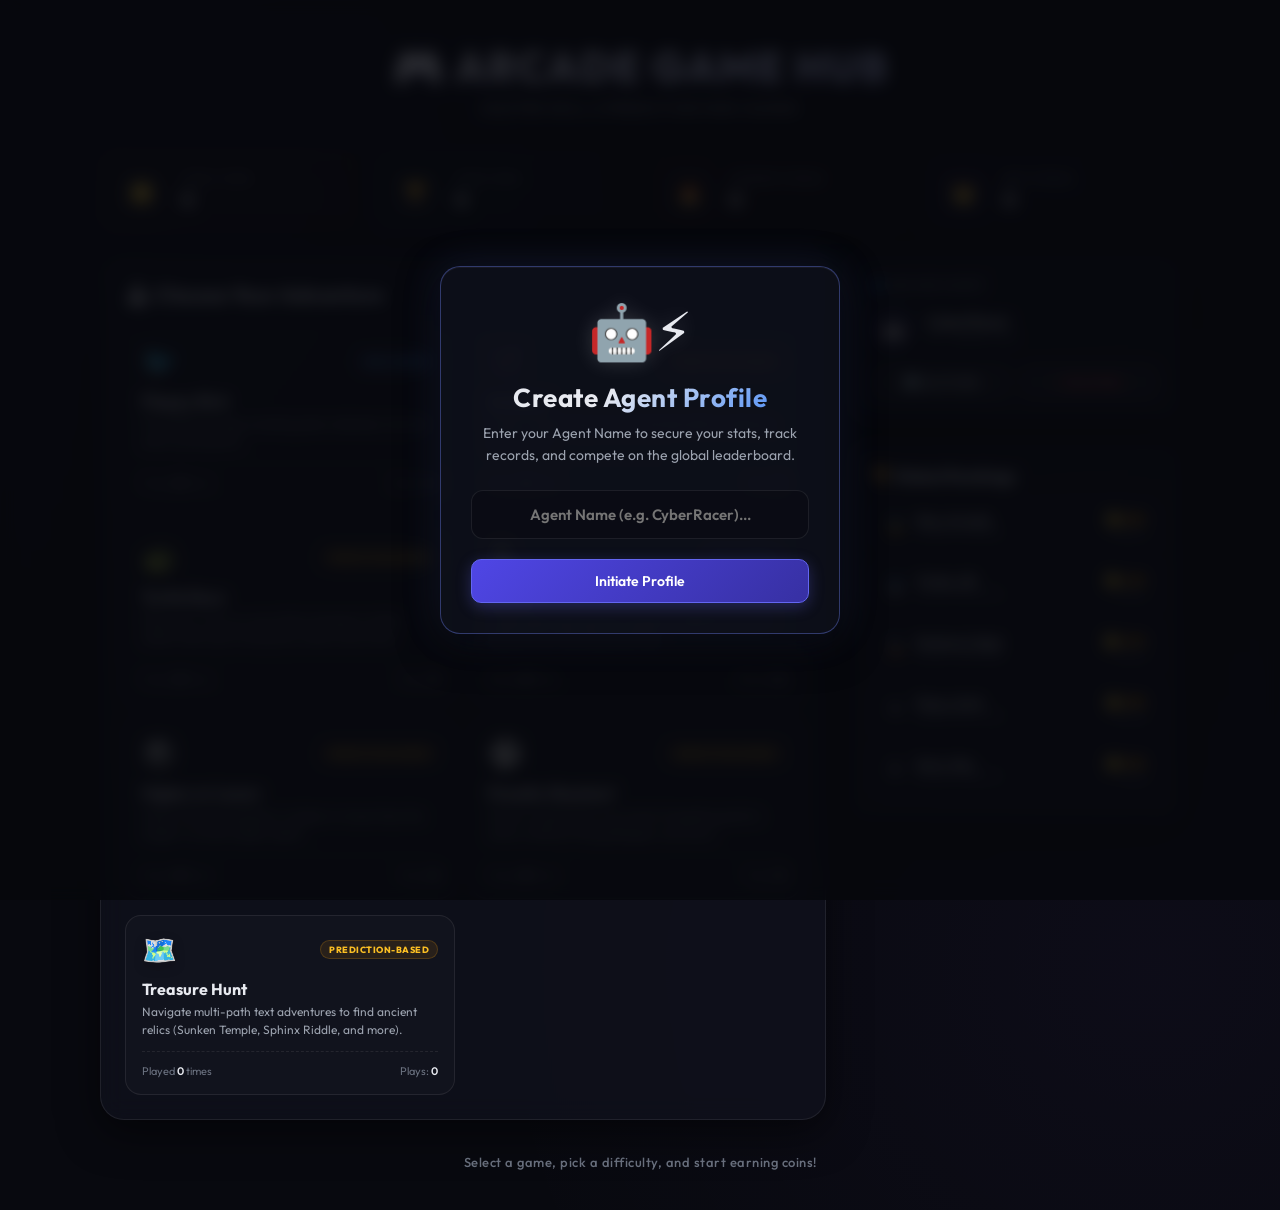
<file: index.html>
<!DOCTYPE html>
<html lang="en">
<head>
    <meta charset="UTF-8">
    <meta name="viewport" content="width=device-width, initial-scale=1.0">
    <title>🎮 Arcade Game Hub - Cyber Lobby</title>
    <link rel="preconnect" href="https://fonts.googleapis.com">
    <link rel="preconnect" href="https://fonts.gstatic.com" crossorigin>
    <link href="https://fonts.googleapis.com/css2?family=Outfit:wght@400;500;600;700;800&display=swap" rel="stylesheet">
    <link rel="stylesheet" href="game-hub.css">
    <style>
        * {
            margin: 0;
            padding: 0;
            box-sizing: border-box;
        }

        body {
            font-family: 'Outfit', sans-serif;
            background-color: var(--bg-dark);
            color: var(--text-primary);
            min-height: 100vh;
            padding: 40px 20px;
            display: flex;
            justify-content: center;
            align-items: flex-start;
            background-image: 
                radial-gradient(circle at 10% 20%, rgba(99, 102, 241, 0.04) 0%, transparent 45%),
                radial-gradient(circle at 90% 80%, rgba(139, 92, 246, 0.04) 0%, transparent 45%);
            transition: background-color 0.3s ease;
        }

        .lobby-container {
            max-width: 1080px;
            width: 100%;
            display: flex;
            flex-direction: column;
            gap: 24px;
        }

        /* Lobby Header */
        .lobby-header {
            text-align: center;
            margin-bottom: 10px;
        }

        .lobby-header h1 {
            font-size: clamp(28px, 5vw, 42px);
            font-weight: 800;
            letter-spacing: 2px;
            background: linear-gradient(135deg, #ffffff 30%, #a5b4fc 100%);
            -webkit-background-clip: text;
            -webkit-text-fill-color: transparent;
            text-shadow: 0 4px 20px rgba(99, 102, 241, 0.15);
        }

        body.light-theme .lobby-header h1 {
            background: linear-gradient(135deg, #1f2937 40%, #4f46e5 100%);
            -webkit-background-clip: text;
            -webkit-text-fill-color: transparent;
        }

        .lobby-header p {
            color: var(--text-secondary);
            font-size: 14px;
            font-weight: 500;
            margin-top: 6px;
            letter-spacing: 1px;
            text-transform: uppercase;
        }

        /* Main split dashboard */
        .lobby-main {
            display: flex;
            gap: 24px;
        }

        .lobby-left {
            flex: 2.2;
            display: flex;
            flex-direction: column;
            gap: 24px;
        }

        .lobby-right {
            flex: 1;
            display: flex;
            flex-direction: column;
            gap: 24px;
        }

        @media (max-width: 960px) {
            .lobby-main {
                flex-direction: column;
            }
            .lobby-left, .lobby-right {
                flex: none;
                width: 100%;
            }
        }

        /* Stats Grid Dashboard */
        .stats-dashboard {
            display: grid;
            grid-template-columns: repeat(auto-fit, minmax(160px, 1fr));
            gap: 16px;
            width: 100%;
        }

        .lobby-stat-card {
            background: var(--bg-panel);
            border: 1px solid var(--border-subtle);
            border-radius: 16px;
            padding: 16px;
            display: flex;
            align-items: center;
            gap: 16px;
            box-shadow: 0 4px 20px rgba(0, 0, 0, 0.05);
            transition: all 0.3s cubic-bezier(0.25, 0.8, 0.25, 1), background-color 0.3s ease, border-color 0.3s ease;
            backdrop-filter: blur(12px);
            -webkit-backdrop-filter: blur(12px);
        }

        .lobby-stat-card:hover {
            transform: translateY(-2px);
            border-color: var(--border-active);
        }

        .lobby-stat-icon {
            width: 48px;
            height: 48px;
            border-radius: 12px;
            background: rgba(255, 255, 255, 0.03);
            border: 1px solid var(--border-subtle);
            display: flex;
            align-items: center;
            justify-content: center;
            font-size: 20px;
        }

        .lobby-stat-info {
            display: flex;
            flex-direction: column;
            gap: 2px;
        }

        .lobby-stat-label {
            font-size: 10px;
            font-weight: 700;
            color: var(--text-muted);
            text-transform: uppercase;
            letter-spacing: 0.5px;
        }

        .lobby-stat-value {
            font-size: 20px;
            font-weight: 700;
            color: var(--text-primary);
        }

        .coins-card { border-color: rgba(245, 158, 11, 0.2); background: rgba(245, 158, 11, 0.02); }
        .wins-card { border-color: rgba(16, 185, 129, 0.2); background: rgba(16, 185, 129, 0.02); }
        .streak-card { border-color: rgba(239, 68, 68, 0.2); background: rgba(239, 68, 68, 0.02); }

        /* Games Selection List */
        .games-section {
            background: var(--bg-panel);
            border: 1px solid var(--border-subtle);
            border-radius: 24px;
            padding: 24px;
            box-shadow: var(--shadow-premium);
            backdrop-filter: blur(12px);
            -webkit-backdrop-filter: blur(12px);
            transition: background-color 0.3s ease, border-color 0.3s ease;
        }

        .section-title {
            font-size: 20px;
            font-weight: 800;
            margin-bottom: 20px;
            letter-spacing: 0.5px;
            background: linear-gradient(135deg, var(--text-primary) 30%, var(--neon-blue) 100%);
            -webkit-background-clip: text;
            -webkit-text-fill-color: transparent;
        }

        .games-grid {
            display: grid;
            grid-template-columns: repeat(auto-fill, minmax(220px, 1fr));
            gap: 16px;
        }

        .game-card {
            background: rgba(255, 255, 255, 0.02);
            border: 1px solid var(--border-subtle);
            border-radius: 16px;
            padding: 16px;
            cursor: pointer;
            display: flex;
            flex-direction: column;
            gap: 12px;
            transition: all 0.25s cubic-bezier(0.25, 0.8, 0.25, 1);
        }

        .game-card:hover {
            transform: translateY(-4px);
            background: rgba(255, 255, 255, 0.04);
            border-color: var(--border-active);
            box-shadow: 0 10px 25px rgba(0, 0, 0, 0.1);
        }

        body.light-theme .game-card:hover {
            background: #ffffff;
            box-shadow: 0 10px 25px rgba(0, 0, 0, 0.04);
        }

        .game-card-top {
            display: flex;
            justify-content: space-between;
            align-items: center;
        }

        .game-card-icon {
            font-size: 28px;
            filter: drop-shadow(0 4px 6px rgba(0, 0, 0, 0.2));
        }

        .game-card-badge {
            font-size: 9px;
            font-weight: 800;
            padding: 3px 8px;
            border-radius: 20px;
            text-transform: uppercase;
            letter-spacing: 0.5px;
        }

        .game-card-badge.skill { background: rgba(59, 130, 246, 0.1); color: #60a5fa; border: 1px solid rgba(59, 130, 246, 0.2); }
        .game-card-badge.prediction { background: rgba(245, 158, 11, 0.1); color: #fbbf24; border: 1px solid rgba(245, 158, 11, 0.2); }

        .game-card-details h3 {
            font-size: 16px;
            font-weight: 700;
            color: var(--text-primary);
        }

        .game-card-desc {
            font-size: 12px;
            color: var(--text-secondary);
            margin-top: 4px;
            line-height: 1.5;
        }

        .game-card-stats {
            display: flex;
            justify-content: space-between;
            align-items: center;
            border-top: 1px dashed var(--border-subtle);
            padding-top: 12px;
            font-size: 11px;
            color: var(--text-muted);
            margin-top: auto;
        }

        .game-card-stats b {
            color: var(--text-primary);
            font-weight: 600;
        }

        /* Showcase Preview Modal Overlay */
        .showcase-overlay {
            position: fixed;
            top: 0;
            left: 0;
            right: 0;
            bottom: 0;
            background: rgba(7, 8, 12, 0.85);
            backdrop-filter: blur(8px);
            -webkit-backdrop-filter: blur(8px);
            display: flex;
            align-items: center;
            justify-content: center;
            z-index: 10000;
            opacity: 0;
            pointer-events: none;
            transition: opacity 0.3s ease;
        }

        body.light-theme .showcase-overlay {
            background: rgba(243, 244, 246, 0.7);
        }

        .showcase-overlay.active {
            opacity: 1;
            pointer-events: auto;
        }

        .showcase-box {
            background: var(--bg-panel);
            border: 1px solid var(--border-active);
            box-shadow: var(--shadow-premium), 0 0 40px rgba(102, 126, 234, 0.1);
            border-radius: 20px;
            width: 90%;
            max-width: 460px;
            padding: 30px;
            position: relative;
            transform: translateY(20px) scale(0.95);
            transition: transform 0.3s cubic-bezier(0.34, 1.56, 0.64, 1);
            display: flex;
            flex-direction: column;
            gap: 16px;
        }

        body.light-theme .showcase-box {
            background: #ffffff;
            border-color: #e5e7eb;
            box-shadow: 0 20px 50px rgba(0,0,0,0.08);
        }

        .showcase-overlay.active .showcase-box {
            transform: translateY(0) scale(1);
        }

        .close-showcase-btn {
            position: absolute;
            top: 16px;
            right: 16px;
            background: rgba(255, 255, 255, 0.05);
            border: 1px solid var(--border-subtle);
            color: var(--text-primary);
            width: 28px;
            height: 28px;
            border-radius: 50%;
            display: flex;
            align-items: center;
            justify-content: center;
            cursor: pointer;
            transition: all 0.2s;
        }

        body.light-theme .close-showcase-btn {
            background: #f3f4f6;
            border-color: #e5e7eb;
        }

        .close-showcase-btn:hover {
            background: rgba(255, 255, 255, 0.1);
        }

        .showcase-header {
            display: flex;
            align-items: center;
            gap: 16px;
            margin-top: 10px;
        }

        .showcase-icon {
            font-size: 48px;
            filter: drop-shadow(0 4px 8px rgba(0, 0, 0, 0.3));
        }

        .showcase-meta h2 {
            font-size: 22px;
            font-weight: 800;
            color: var(--text-primary);
        }

        .showcase-desc {
            font-size: 13.5px;
            color: var(--text-secondary);
            line-height: 1.6;
        }

        .info-panel {
            background: rgba(255, 255, 255, 0.02);
            border: 1px solid var(--border-subtle);
            border-radius: 12px;
            padding: 12px;
        }

        body.light-theme .info-panel {
            background: #f9fafb;
            border-color: #e5e7eb;
        }

        .info-panel h4 {
            font-size: 11px;
            font-weight: 800;
            text-transform: uppercase;
            letter-spacing: 0.8px;
            color: var(--text-muted);
            margin-bottom: 8px;
        }

        .controls-list {
            list-style: none;
            display: flex;
            flex-direction: column;
            gap: 6px;
        }

        .controls-list li {
            font-size: 12px;
            color: var(--text-secondary);
            display: flex;
            justify-content: space-between;
        }

        .controls-list li span {
            font-weight: 700;
            color: var(--text-primary);
        }

        /* Difficulty select grid */
        .diff-selector-grid {
            display: grid;
            grid-template-columns: repeat(3, 1fr);
            gap: 10px;
        }

        .diff-btn {
            background: rgba(255, 255, 255, 0.03);
            border: 1px solid var(--border-subtle);
            border-radius: 12px;
            padding: 14px 8px;
            cursor: pointer;
            text-align: center;
            display: flex;
            flex-direction: column;
            align-items: center;
            gap: 4px;
            transition: all 0.2s ease;
            color: var(--text-secondary);
        }

        body.light-theme .diff-btn {
            background: #f3f4f6;
            border-color: #e5e7eb;
        }

        .diff-btn:hover {
            background: rgba(255, 255, 255, 0.06);
            border-color: rgba(255, 255, 255, 0.15);
            color: var(--text-primary);
        }

        body.light-theme .diff-btn:hover {
            background: #e5e7eb;
        }

        /* Contrast active buttons */
        .diff-btn.active.easy {
            background: rgba(16, 185, 129, 0.08);
            border-color: var(--neon-green);
            color: #10b981 !important;
            box-shadow: 0 0 12px rgba(16, 185, 129, 0.15);
        }
        .diff-btn.active.easy .diff-name,
        .diff-btn.active.easy .diff-mult {
            color: #10b981 !important;
        }

        .diff-btn.active.normal {
            background: rgba(245, 158, 11, 0.08);
            border-color: var(--neon-gold);
            color: #d97706 !important;
            box-shadow: 0 0 12px rgba(245, 158, 11, 0.15);
        }
        .diff-btn.active.normal .diff-name,
        .diff-btn.active.normal .diff-mult {
            color: #d97706 !important;
        }

        .diff-btn.active.hard {
            background: rgba(239, 68, 68, 0.08);
            border-color: var(--neon-red);
            color: #ef4444 !important;
            box-shadow: 0 0 12px rgba(239, 68, 68, 0.15);
        }
        .diff-btn.active.hard .diff-name,
        .diff-btn.active.hard .diff-mult {
            color: #ef4444 !important;
        }

        .diff-name {
            font-size: 13px;
            font-weight: 700;
        }

        .diff-mult {
            font-size: 10px;
            opacity: 0.8;
            font-weight: 600;
        }

        .reward-info-box {
            background: rgba(245, 158, 11, 0.03);
            border: 1px dashed rgba(245, 158, 11, 0.25);
            border-radius: 12px;
            padding: 12px 16px;
            display: flex;
            justify-content: space-between;
            align-items: center;
            font-size: 12px;
            color: var(--text-secondary);
        }

        .reward-val {
            font-weight: 700;
            color: var(--neon-gold);
        }

        .modal-play-btn {
            background: linear-gradient(135deg, #4f46e5 0%, #3730a3 100%);
            color: white;
            border-color: #6366f1;
            border-radius: 12px;
            padding: 14px;
            font-size: 16px;
            font-weight: 700;
            cursor: pointer;
            width: 100%;
            display: flex;
            align-items: center;
            justify-content: center;
            gap: 10px;
            box-shadow: 0 4px 15px rgba(99, 102, 241, 0.35);
            transition: all 0.2s ease;
            text-decoration: none;
            margin-top: 14px;
        }

        .modal-play-btn:hover {
            transform: translateY(-2px);
            box-shadow: 0 6px 20px rgba(99, 102, 241, 0.45);
        }

        /* Profile details card */
        .profile-card {
            background: var(--bg-panel);
            border: 1px solid var(--border-subtle);
            border-radius: 20px;
            padding: 20px;
            box-shadow: var(--shadow-premium);
            backdrop-filter: blur(12px);
            -webkit-backdrop-filter: blur(12px);
            display: flex;
            flex-direction: column;
            gap: 14px;
        }

        .profile-title {
            font-size: 11px;
            font-weight: 800;
            text-transform: uppercase;
            letter-spacing: 0.8px;
            color: var(--text-muted);
        }

        .profile-meta {
            display: flex;
            align-items: center;
            gap: 12px;
        }

        .profile-avatar {
            width: 44px;
            height: 44px;
            border-radius: 50%;
            background: rgba(99, 102, 241, 0.1);
            border: 1px solid var(--border-active);
            display: flex;
            align-items: center;
            justify-content: center;
            font-size: 20px;
        }

        .profile-info {
            display: flex;
            flex-direction: column;
            gap: 2px;
        }

        .profile-name {
            font-size: 15px;
            font-weight: 700;
            color: var(--text-primary);
        }

        .profile-id {
            font-size: 10px;
            color: var(--text-muted);
            font-family: monospace;
        }

        .profile-actions {
            display: grid;
            grid-template-columns: 1fr 1fr;
            gap: 8px;
        }

        /* Leaderboard card */
        .leaderboard-card {
            background: var(--bg-panel);
            border: 1px solid var(--border-subtle);
            border-radius: 20px;
            padding: 20px;
            box-shadow: var(--shadow-premium);
            backdrop-filter: blur(12px);
            -webkit-backdrop-filter: blur(12px);
            display: flex;
            flex-direction: column;
            gap: 14px;
        }

        .leaderboard-title {
            font-size: 16px;
            font-weight: 800;
            color: var(--text-primary);
            display: flex;
            align-items: center;
            gap: 6px;
        }

        .leaderboard-list {
            display: flex;
            flex-direction: column;
            gap: 6px;
            max-height: 320px;
            overflow-y: auto;
        }

        /* Footer */
        .lobby-footer {
            text-align: center;
            color: var(--text-muted);
            font-size: 13px;
            margin-top: 10px;
            font-weight: 500;
            letter-spacing: 0.5px;
        }
    </style>
</head>
<body>
    <div class="lobby-container">
        <!-- Header -->
        <div class="lobby-header">
            <h1>🎮 ARCADE GAME HUB</h1>
            <p>Master Skill & Prediction Mini-Games</p>
        </div>

        <!-- Dashboard -->
        <div class="stats-dashboard">
            <div class="lobby-stat-card coins-card">
                <div class="lobby-stat-icon">🪙</div>
                <div class="lobby-stat-info">
                    <span class="lobby-stat-label">Total Coins</span>
                    <span class="lobby-stat-value" id="coinsCount">0</span>
                </div>
            </div>
            <div class="lobby-stat-card wins-card">
                <div class="lobby-stat-icon">🏆</div>
                <div class="lobby-stat-info">
                    <span class="lobby-stat-label">Total Wins</span>
                    <span class="lobby-stat-value" id="winsCount">0</span>
                </div>
            </div>
            <div class="lobby-stat-card streak-card">
                <div class="lobby-stat-icon">🔥</div>
                <div class="lobby-stat-info">
                    <span class="lobby-stat-label">Current Streak</span>
                    <span class="lobby-stat-value" id="streakCount">0</span>
                </div>
            </div>
            <div class="lobby-stat-card" style="border-color: rgba(139, 92, 246, 0.2); background: rgba(139, 92, 246, 0.02)">
                <div class="lobby-stat-icon" style="color: var(--neon-purple); border-color: rgba(139, 92, 246, 0.2); background: rgba(139, 92, 246, 0.05)">👑</div>
                <div class="lobby-stat-info">
                    <span class="lobby-stat-label">Best Streak</span>
                    <span class="lobby-stat-value" id="bestStreakCount">0</span>
                </div>
            </div>
        </div>

        <!-- Split Main Layout -->
        <div class="lobby-main">
            <!-- Left Side: Games grid -->
            <div class="lobby-left">
                <div class="games-section">
                    <h2 class="section-title">🕹️ Choose Your Adventure</h2>
                    <div class="games-grid" id="gamesGrid">
                        <!-- Dynamically generated game cards -->
                    </div>
                </div>
            </div>

            <!-- Right Side: Profile & Leaderboards -->
            <div class="lobby-right">
                <!-- Profile widget -->
                <div class="profile-card">
                    <span class="profile-title">👤 Arcade Agent</span>
                    <div class="profile-meta">
                        <div class="profile-avatar" id="agentAvatar">🤖</div>
                        <div class="profile-info">
                            <span class="profile-name" id="agentNameDisplay">CyberRacer</span>
                            <span class="profile-id" id="agentIdDisplay">ID: ARCADE-XXXX</span>
                        </div>
                    </div>
                    <div class="profile-actions">
                        <button class="hub-btn hub-btn-secondary" onclick="openSyncModal()" style="font-size: 11px; padding: 10px 4px;">🔄 Sync Profile</button>
                        <button class="hub-btn hub-btn-secondary" id="resetStatsBtn" style="font-size: 11px; padding: 10px 4px; color: var(--neon-red); border-color: rgba(239, 68, 68, 0.15);">☠️ Reset Stats</button>
                    </div>
                </div>

                <!-- Global Leaderboard widget -->
                <div class="leaderboard-card">
                    <span class="leaderboard-title">🏆 Global Rankings</span>
                    <div class="leaderboard-list" id="leaderboardList">
                        <!-- Filled dynamically -->
                    </div>
                </div>
            </div>
        </div>

        <!-- Footer -->
        <div class="lobby-footer">
            <p>Select a game, pick a difficulty, and start earning coins!</p>
        </div>
    </div>

    <!-- Showcase Preview Modal Overlay -->
    <div class="showcase-overlay" id="showcaseOverlay">
        <div class="showcase-box">
            <button class="close-showcase-btn" id="closeShowcaseBtn">✕</button>
            <div class="showcase-header">
                <div class="showcase-icon" id="modalIcon">🐦</div>
                <div class="showcase-meta">
                    <h2 id="modalTitle">Flappy Bird</h2>
                    <span class="game-card-badge skill" id="modalBadge">Skill-Based</span>
                </div>
            </div>
            
            <p class="showcase-desc" id="modalDesc">Fly continuous laps avoiding obstacles...</p>
            
            <div class="info-panel">
                <h4>🎮 Controls</h4>
                <ul class="controls-list" id="modalControls">
                    <li>Mouse Click: <span>Flap Wings</span></li>
                </ul>
            </div>

            <!-- Difficulty Section -->
            <div class="info-panel" style="display:flex; flex-direction:column; gap:12px;">
                <h4 style="margin-bottom:0;">⚡ Select Difficulty</h4>
                <div class="diff-selector-grid">
                    <button class="diff-btn easy" data-diff="easy">
                        <span class="diff-name">Easy</span>
                        <span class="diff-mult" id="easyMult">1.0x</span>
                    </button>
                    <button class="diff-btn normal" data-diff="normal">
                        <span class="diff-name">Normal</span>
                        <span class="diff-mult" id="normalMult">1.5x</span>
                    </button>
                    <button class="diff-btn hard" data-diff="hard">
                        <span class="diff-name">Hard</span>
                        <span class="diff-mult" id="hardMult">2.5x</span>
                    </button>
                </div>
                <div class="reward-info-box">
                    <span>Base Difficulty Rewards:</span>
                    <span class="reward-val" id="rewardInfo">10 Coins / 100 points</span>
                </div>
            </div>

            <a class="modal-play-btn" id="playBtn" href="#">
                <span>🎮 PLAY NOW</span>
            </a>
        </div>
    </div>

    <!-- Agent Registration Modal -->
    <div class="hub-modal-overlay" id="registerOverlay" style="display:none; z-index: 100000;">
        <div class="hub-modal-box" style="max-width: 400px; padding: 30px;">
            <div class="hub-modal-icon">🤖⚡</div>
            <h3 class="hub-modal-title">Create Agent Profile</h3>
            <p class="hub-modal-desc">Enter your Agent Name to secure your stats, track records, and compete on the global leaderboard.</p>
            
            <div style="margin: 20px 0;">
                <input type="text" id="agentNameInput" placeholder="Agent Name (e.g. CyberRacer)..." maxlength="15" 
                    style="width:100%; padding:14px; border-radius:12px; border:1px solid var(--border-subtle); background:rgba(0,0,0,0.15); color:var(--text-primary); font-family:'Outfit',sans-serif; font-size:15px; font-weight:600; text-align:center; outline:none; transition:border-color 0.2s;" />
                <div id="registerError" style="color:var(--neon-red); font-size:12px; margin-top:8px; display:none; font-weight:600;">Please enter a valid name (3-15 chars).</div>
            </div>

            <button class="hub-btn hub-btn-primary" id="registerBtn" style="width:100%;">Initiate Profile</button>
        </div>
    </div>

    <!-- Sync Profile Modal -->
    <div class="hub-modal-overlay" id="syncOverlay" style="z-index: 100000;">
        <div class="hub-modal-box" style="max-width: 440px; padding: 25px; text-align:center;">
            <div class="hub-modal-icon">🔄</div>
            <h3 class="hub-modal-title">Sync / Backup Profile</h3>
            <p class="hub-modal-desc">Migrate your progress, coins, and high scores to another device using your Backup Key.</p>
            
            <div style="text-align: left; margin: 15px 0;">
                <label style="font-size:11px; font-weight:700; text-transform:uppercase; color:var(--text-secondary); letter-spacing:0.5px;">Your Unique Agent Key</label>
                <div style="display:flex; gap:8px; margin: 5px 0 15px 0;">
                    <input type="text" id="syncKeyDisplay" readonly style="flex:1; padding:10px; border-radius:8px; border:1px solid var(--border-subtle); background:rgba(0,0,0,0.2); color:var(--neon-blue); font-family:monospace; font-size:13px; text-align:center; outline:none;" />
                    <button onclick="copyAgentKey()" style="padding:10px 14px; border-radius:8px; background:rgba(255,255,255,0.05); border:1px solid var(--border-subtle); color:var(--text-primary); cursor:pointer; font-weight:600; font-size:13px;">📋 Copy</button>
                </div>

                <label style="font-size:11px; font-weight:700; text-transform:uppercase; color:var(--text-secondary); letter-spacing:0.5px;">Export Profile Payload</label>
                <textarea id="syncExportCode" readonly style="width:100%; height:60px; padding:8px; border-radius:8px; border:1px solid var(--border-subtle); background:rgba(0,0,0,0.2); color:var(--text-muted); font-size:10px; font-family:monospace; resize:none; margin:5px 0 15px 0; outline:none; word-break:break-all;"></textarea>
                
                <label style="font-size:11px; font-weight:700; text-transform:uppercase; color:var(--text-secondary); letter-spacing:0.5px;">Import Profile Payload</label>
                <textarea id="syncImportCode" placeholder="Paste your export profile code here..." style="width:100%; height:60px; padding:8px; border-radius:8px; border:1px solid var(--border-subtle); background:rgba(255,255,255,0.01); color:var(--text-primary); font-size:11px; font-family:monospace; resize:none; margin:5px 0 10px 0; outline:none;"></textarea>
                <div id="syncError" style="color:var(--neon-red); font-size:11px; margin-bottom:10px; display:none; font-weight:600;">Invalid profile code! Please double check.</div>
            </div>

            <div class="hub-modal-buttons">
                <button class="hub-btn hub-btn-secondary" onclick="closeSyncModal()">Cancel</button>
                <button class="hub-btn hub-btn-primary" onclick="importProfileData()">Restore Profile</button>
            </div>
        </div>
    </div>

    <!-- Include the game hub script -->
    <script src="game-hub.js"></script>
    <script>
        // Game metadata for showcase overlays
        const GAME_METADATA = {
            flappy: {
                id: 'flappy',
                name: 'Flappy Bird',
                icon: '🐦',
                badge: 'Skill-Based',
                isSkill: true,
                desc: 'Fly continuous laps avoiding green obstacles. Survival earns score points.',
                controls: {
                    'Mouse Click': 'Flap Wings',
                    'Spacebar': 'Flap (Alternative)'
                },
                baseRewards: '10 Coins / 100 points',
                rewards: { easy: '10 Coins / 100 pts', normal: '25 Coins / 100 pts', hard: '50 Coins / 100 pts' },
                file: 'flappy-bird.html'
            },
            archery: {
                id: 'archery',
                name: 'Archery',
                icon: '🏹',
                badge: 'Prediction-Based',
                isSkill: false,
                desc: 'Predict target rings and coordinates before releasing your arrow.',
                controls: {
                    'Click Choice': 'Target ring selection',
                    'Release Arrow': 'Fires shot'
                },
                baseRewards: '15 Coins on hit',
                rewards: { easy: '15 Coins / 50% hit', normal: '30 Coins / 30% hit', hard: '60 Coins / 15% hit' },
                file: 'archery.html'
            },
            turtle: {
                id: 'turtle',
                name: 'Turtle Race',
                icon: '🐢',
                badge: 'Prediction-Based',
                isSkill: false,
                desc: 'Place your coins on one of five champion turtles. Watch them sprint along the custom lane track!',
                controls: {
                    'Click Card': 'Choose your crawler',
                    'Start Race': 'Watch them sprint'
                },
                baseRewards: '40 Coins on Win',
                rewards: { easy: '20 Coins (Player +15% Speed)', normal: '40 Coins (Standard speed)', hard: '80 Coins (Player -15% Speed)' },
                file: 'turtle-race.html'
            },
            snake: {
                id: 'snake',
                name: 'Snake',
                icon: '🐍',
                badge: 'Skill-Based',
                isSkill: true,
                desc: 'Collect glowing food bits and grow segments. Eat 50 blocks to win the Diamond Prize.',
                controls: {
                    'Arrow Keys': 'Steer snake',
                    'Virtual D-Pad': 'Steer (Mobile)'
                },
                baseRewards: '10 Coins / 10 food',
                rewards: { easy: '5 Coins (Wrap boundaries)', normal: '10 Coins (Crash barriers)', hard: '20 Coins (Speed increase + blocks)' },
                file: 'snake.html'
            },
            higherlower: {
                id: 'higherlower',
                name: 'Higher or Lower',
                icon: '🎱',
                badge: 'Prediction-Based',
                isSkill: false,
                desc: 'Guess if the sum equation is higher or lower than the target. 5 rounds sudden death.',
                controls: {
                    'Click buttons': 'Select Higher/Lower',
                    '6s Timer': 'Act before timeout'
                },
                baseRewards: '25 Coins on Success',
                rewards: { easy: '10 Coins payout', normal: '25 Coins payout', hard: '50 Coins payout' },
                file: 'higher-lower.html'
            },
            penalty: {
                id: 'penalty',
                name: 'Penalty Shootout',
                icon: '⚽',
                badge: 'Prediction-Based',
                isSkill: false,
                desc: 'Shoot on goal! Click one of the 9 targeting grids to shoot, outsmart the goalkeeper, and score.',
                controls: {
                    'Click Grid Cell': 'Select target corner',
                    'Fire Kick': 'Release shot'
                },
                baseRewards: '20 Coins on Goal',
                rewards: { easy: '10 Coins (50% Win Rate)', normal: '20 Coins (30% Win Rate)', hard: '40 Coins (11% Win Rate)' },
                file: 'penalty-kick.html'
            },
            treasure: {
                id: 'treasure',
                name: 'Treasure Hunt',
                icon: '🗺️',
                badge: 'Prediction-Based',
                isSkill: false,
                desc: 'Navigate multi-path text adventures to find ancient relics (Sunken Temple, Sphinx Riddle, and more).',
                controls: {
                    'Click Choice': 'Determine Narrative Path',
                    'Reset Story': 'Restart Adventure'
                },
                baseRewards: '30 Coins on Success',
                rewards: { easy: '15 Coins (Extra life/shield)', normal: '30 Coins (Standard paths)', hard: '50 Coins (Brutal instant traps)' },
                file: 'treasure-hunt.html'
            }
        };

        let selectedGame = null;
        let selectedDifficulty = 'normal';

        function loadLobbyStats() {
            const stats = window.gameHub.stats;
            document.getElementById('coinsCount').textContent = stats.coins;
            document.getElementById('winsCount').textContent = stats.wins;
            document.getElementById('streakCount').textContent = stats.streaks;
            document.getElementById('bestStreakCount').textContent = stats.bestStreak;
            
            // Populate Agent card if name exists
            if (stats.username) {
                document.getElementById('agentNameDisplay').textContent = stats.username;
                document.getElementById('agentIdDisplay').textContent = `ID: ${stats.userId}`;
                
                // Set custom avatar emoji based on name letters
                const code = stats.username.charCodeAt(0) % 4;
                const avatars = ['🤖', '⚡', '🕵️', '👾'];
                document.getElementById('agentAvatar').textContent = avatars[code] || '🤖';
            }

            renderGameCards();
            renderLeaderboard();
        }

        function renderGameCards() {
            const grid = document.getElementById('gamesGrid');
            grid.innerHTML = '';
            
            Object.values(GAME_METADATA).forEach(game => {
                const card = document.createElement('div');
                card.className = 'game-card';
                card.addEventListener('click', () => openShowcase(game.id));
                
                const playCount = window.gameHub.stats.plays[game.id] || 0;
                let recordText = '';
                
                if (game.isSkill) {
                    const record = window.gameHub.stats.bestScores[game.id] || 0;
                    recordText = `Record: <b>${record}</b>`;
                } else {
                    recordText = `Plays: <b>${playCount}</b>`;
                }
                
                card.innerHTML = `
                    <div class="game-card-top">
                        <div class="game-card-icon">${game.icon}</div>
                        <span class="game-card-badge ${game.badge.toLowerCase().replace('-based', '')}">${game.badge}</span>
                    </div>
                    <div class="game-card-details">
                        <h3 class="game-card-name">${game.name}</h3>
                        <p class="game-card-desc">${game.desc}</p>
                    </div>
                    <div class="game-card-stats">
                        <span class="game-card-plays">Played <b>${playCount}</b> times</span>
                        <span class="game-card-best">${recordText}</span>
                    </div>
                `;
                grid.appendChild(card);
            });
        }

        /* Leaderboard simulated logic */
        function renderLeaderboard() {
            const leaderboardList = document.getElementById('leaderboardList');
            if (!leaderboardList) return;
            
            const stats = window.gameHub.stats;
            
            const LEADERBOARD_SEED = [
                { userId: "ARCADE-9XJ2F8W1A", username: "Neo_Arcade", coins: 850, wins: 28 },
                { userId: "ARCADE-3K7D2P9LQ", username: "Trinity_88", coins: 620, wins: 19 },
                { userId: "ARCADE-5R9T4M2NB", username: "Deckard_Repl", coins: 490, wins: 14 },
                { userId: "ARCADE-8P2V7X1ZW", username: "Flynn_Grid", coins: 380, wins: 10 },
                { userId: "ARCADE-4Y3H8G7FF", username: "Sora_Key", coins: 250, wins: 7 }
            ];
            
            // Insert active player dynamically into rankings
            if (stats.username) {
                const playerInSeed = LEADERBOARD_SEED.find(p => p.userId === stats.userId);
                if (!playerInSeed) {
                    LEADERBOARD_SEED.push({
                        userId: stats.userId,
                        username: stats.username,
                        coins: stats.coins,
                        wins: stats.wins
                    });
                } else {
                    playerInSeed.coins = stats.coins;
                    playerInSeed.wins = stats.wins;
                }
            }
            
            // Sort by coins desc
            LEADERBOARD_SEED.sort((a, b) => b.coins - a.coins);
            
            leaderboardList.innerHTML = '';
            LEADERBOARD_SEED.forEach((player, idx) => {
                const isMe = player.userId === stats.userId;
                const rankNum = idx + 1;
                let rankBadge = `${rankNum}`;
                if (rankNum === 1) rankBadge = '🥇';
                else if (rankNum === 2) rankBadge = '🥈';
                else if (rankNum === 3) rankBadge = '🥉';
                
                const meClass = isMe ? 'me-highlight' : '';
                
                leaderboardList.innerHTML += `
                    <div class="leader-row ${meClass}" style="display:flex; align-items:center; justify-content:space-between; padding:10px 12px; border-radius:10px; margin-bottom:6px; background:${isMe ? 'rgba(16, 185, 129, 0.06)' : 'rgba(255,255,255,0.01)'}; border:1px solid ${isMe ? 'rgba(16, 185, 129, 0.25)' : 'var(--border-subtle)'};">
                        <div style="display:flex; align-items:center; gap:10px;">
                            <span style="font-size:14px; font-weight:700; width:22px; text-align:center;">${rankBadge}</span>
                            <div style="display:flex; flex-direction:column;">
                                <span style="font-size:13px; font-weight:700; color:${isMe ? 'var(--neon-green)' : 'var(--text-primary)'};">${player.username} ${isMe ? '(You)' : ''}</span>
                                <span style="font-size:9px; color:var(--text-muted); font-family:monospace;">${player.userId}</span>
                            </div>
                        </div>
                        <div style="display:flex; flex-direction:column; align-items:flex-end;">
                            <span style="font-size:13px; font-weight:800; color:var(--neon-gold);">🪙 ${player.coins}</span>
                            <span style="font-size:9px; color:var(--text-muted);">${player.wins} Wins</span>
                        </div>
                    </div>
                `;
            });
        }

        function openShowcase(gameId) {
            window.gameHub.playClick();
            selectedGame = GAME_METADATA[gameId];
            selectedDifficulty = 'normal'; // Reset difficulty on open
            
            document.getElementById('modalIcon').textContent = selectedGame.icon;
            document.getElementById('modalTitle').textContent = selectedGame.name;
            
            const badgeEl = document.getElementById('modalBadge');
            badgeEl.textContent = selectedGame.badge;
            badgeEl.className = `game-card-badge ${selectedGame.badge.toLowerCase().replace('-based', '')}`;
            
            document.getElementById('modalDesc').textContent = selectedGame.desc;
            
            // Render controls
            const controlsEl = document.getElementById('modalControls');
            controlsEl.innerHTML = '';
            Object.entries(selectedGame.controls).forEach(([key, val]) => {
                controlsEl.innerHTML += `<li>${key}: <span>${val}</span></li>`;
            });
            
            // Set difficulty highlight
            updateDifficultyUI();
            
            // Show modal
            document.getElementById('showcaseOverlay').classList.add('active');
        }

        function closeShowcase() {
            window.gameHub.playClick();
            document.getElementById('showcaseOverlay').classList.remove('active');
            selectedGame = null;
        }

        function updateDifficultyUI() {
            document.querySelectorAll('.diff-btn').forEach(btn => {
                btn.classList.remove('active');
                if (btn.dataset.diff === selectedDifficulty) {
                    btn.classList.add('active');
                }
            });
            
            // Update rewards text
            const rewardLabel = selectedGame.rewards[selectedDifficulty];
            document.getElementById('rewardInfo').textContent = rewardLabel;
            
            // Update play link
            const playBtn = document.getElementById('playBtn');
            playBtn.href = `${selectedGame.file}?difficulty=${selectedDifficulty}`;
        }

        /* User key sync logic */
        function openSyncModal() {
            window.gameHub.playClick();
            const stats = window.gameHub.stats;
            document.getElementById('syncKeyDisplay').value = stats.userId;
            
            // Encode complete profiles in Base64 string payload
            const payload = btoa(unescape(encodeURIComponent(JSON.stringify(stats))));
            document.getElementById('syncExportCode').value = payload;
            document.getElementById('syncImportCode').value = '';
            document.getElementById('syncError').style.display = 'none';
            
            document.getElementById('syncOverlay').classList.add('active');
        }

        function closeSyncModal() {
            window.gameHub.playClick();
            document.getElementById('syncOverlay').classList.remove('active');
        }

        function copyAgentKey() {
            window.gameHub.playClick();
            const el = document.getElementById('syncKeyDisplay');
            el.select();
            document.execCommand('copy');
            alert('Agent Key copied to clipboard!');
        }

        function importProfileData() {
            const importVal = document.getElementById('syncImportCode').value.trim();
            const errEl = document.getElementById('syncError');
            if (!importVal) {
                errEl.textContent = 'Please paste a profile code.';
                errEl.style.display = 'block';
                return;
            }

            try {
                const decoded = decodeURIComponent(escape(atob(importVal)));
                const parsed = JSON.parse(decoded);
                
                if (parsed.username && parsed.userId && parsed.coins !== undefined) {
                    // Overwrite state
                    localStorage.setItem(window.gameHub.statsKey, JSON.stringify(parsed));
                    window.gameHub.stats = window.gameHub.loadStats();
                    window.gameHub.playTone(880, 0.4, 'sine');
                    alert('Profile restored successfully! Reloading lobby...');
                    location.reload();
                } else {
                    throw new Error('Invalid format');
                }
            } catch (e) {
                errEl.textContent = 'Invalid code! Please make sure you copied the entire payload string.';
                errEl.style.display = 'block';
            }
        }

        // Event listeners
        document.addEventListener('DOMContentLoaded', () => {
            loadLobbyStats();

            // Registration checker
            const registerOverlay = document.getElementById('registerOverlay');
            if (!window.gameHub.stats.username) {
                registerOverlay.style.display = 'flex';
                registerOverlay.classList.add('active');
            }

            // Registration submission
            document.getElementById('registerBtn').addEventListener('click', () => {
                const nameInput = document.getElementById('agentNameInput').value.trim();
                const errEl = document.getElementById('registerError');
                if (nameInput.length < 3 || nameInput.length > 15) {
                    errEl.style.display = 'block';
                    return;
                }
                errEl.style.display = 'none';

                // Setup stats
                const stats = window.gameHub.stats;
                stats.username = nameInput;
                stats.userId = 'ARCADE-' + Math.random().toString(36).substr(2, 9).toUpperCase();
                
                window.gameHub.saveStats();
                window.gameHub.playTone(660, 0.15, 'sine');
                
                registerOverlay.classList.remove('active');
                registerOverlay.style.display = 'none';
                
                loadLobbyStats();
            });
            
            // Close modal button
            document.getElementById('closeShowcaseBtn').addEventListener('click', closeShowcase);
            
            // Click outside modal to close
            document.getElementById('showcaseOverlay').addEventListener('click', (e) => {
                if (e.target.id === 'showcaseOverlay') {
                    closeShowcase();
                }
            });
            
            // Difficulty buttons
            document.querySelectorAll('.diff-btn').forEach(btn => {
                btn.addEventListener('click', (e) => {
                    window.gameHub.playClick();
                    selectedDifficulty = e.currentTarget.dataset.diff;
                    updateDifficultyUI();
                });
            });
            
            // Play game trigger - record the play stat
            document.getElementById('playBtn').addEventListener('click', (e) => {
                if (selectedGame) {
                    window.gameHub.recordGamePlayed(selectedGame.id);
                }
            });
            
            // Reset statistics button
            document.getElementById('resetStatsBtn').addEventListener('click', () => {
                if (confirm('Are you sure you want to reset all your progress, coins, and win records? This cannot be undone.')) {
                    localStorage.removeItem(window.gameHub.statsKey);
                    window.gameHub.stats = window.gameHub.loadStats();
                    window.gameHub.saveStats();
                    window.gameHub.playTone(300, 0.4, 'sawtooth');
                    loadLobbyStats();
                    location.reload();
                }
            });
        });
    </script>
</body>
</html>
</file>
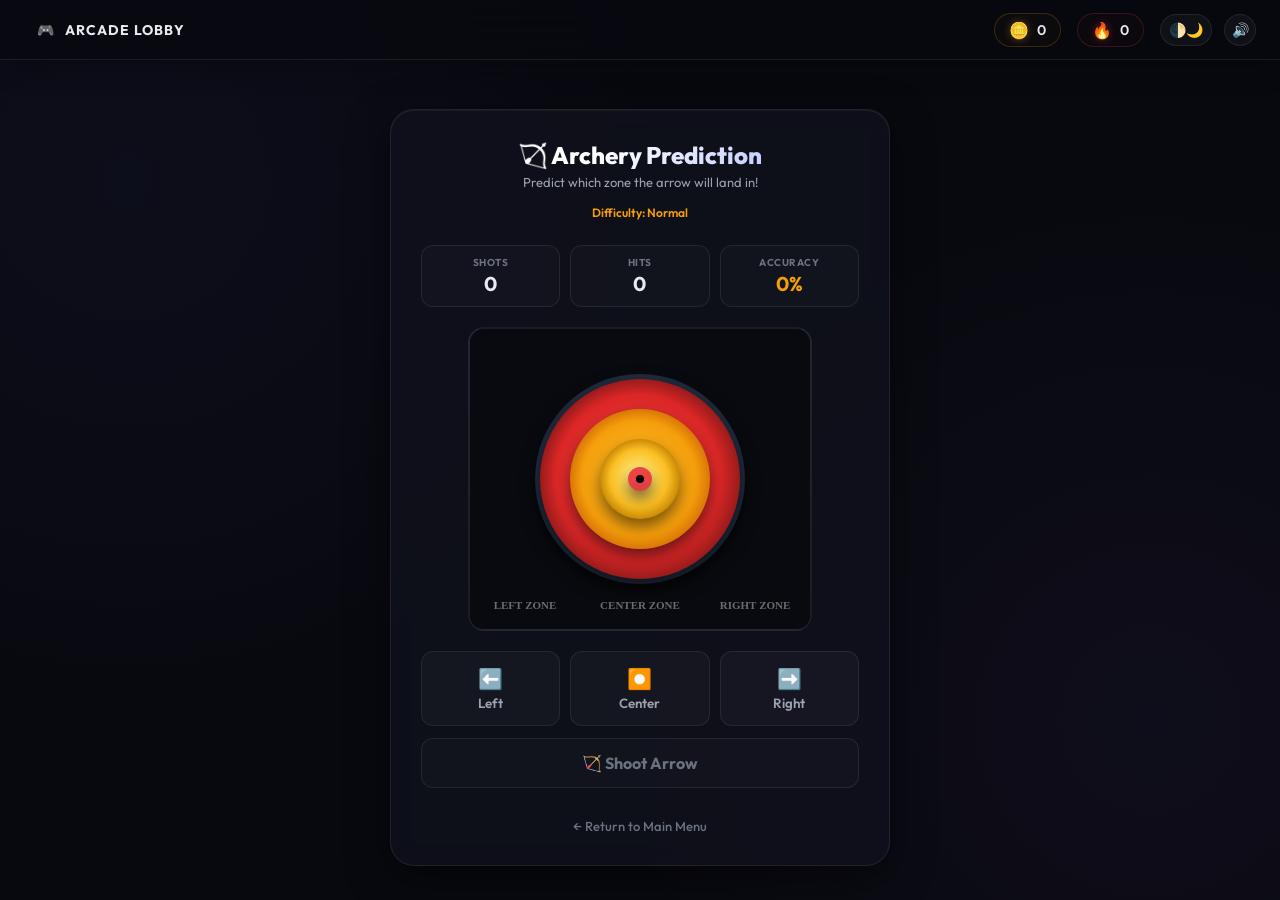
<file: archery.html>
<!DOCTYPE html>
<html lang="en">
<head>
    <meta charset="UTF-8">
    <meta name="viewport" content="width=device-width, initial-scale=1.0">
    <title>🏹 Archery Prediction - Arcade Game Hub</title>
    <link rel="preconnect" href="https://fonts.googleapis.com">
    <link rel="preconnect" href="https://fonts.gstatic.com" crossorigin>
    <link href="https://fonts.googleapis.com/css2?family=Outfit:wght@400;500;600;700;800&display=swap" rel="stylesheet">
    <link rel="stylesheet" href="game-hub.css">
    <style>
        * {
            margin: 0;
            padding: 0;
            box-sizing: border-box;
        }

        body {
            font-family: 'Outfit', sans-serif;
            background-color: var(--bg-dark);
            color: var(--text-primary);
            min-height: 100vh;
            display: flex;
            justify-content: center;
            align-items: center;
            background-image: 
                radial-gradient(circle at 10% 20%, rgba(99, 102, 241, 0.05) 0%, transparent 40%),
                radial-gradient(circle at 90% 80%, rgba(139, 92, 246, 0.05) 0%, transparent 40%);
            overflow-x: hidden;
        }

        .game-wrapper {
            background: var(--bg-panel);
            border: 1px solid var(--border-subtle);
            border-radius: 24px;
            padding: 30px;
            box-shadow: var(--shadow-premium);
            max-width: 500px;
            width: 95%;
            text-align: center;
            display: flex;
            flex-direction: column;
            gap: 20px;
            backdrop-filter: blur(12px);
            -webkit-backdrop-filter: blur(12px);
        }

        .game-header h2 {
            font-size: 24px;
            font-weight: 800;
            background: linear-gradient(135deg, #ffffff 40%, #a5b4fc 100%);
            -webkit-background-clip: text;
            -webkit-text-fill-color: transparent;
        }

        .game-header p {
            color: var(--text-secondary);
            font-size: 13px;
            margin-top: 4px;
        }

        .stats-row {
            display: grid;
            grid-template-columns: repeat(3, 1fr);
            gap: 10px;
        }

        .stat-box {
            background: rgba(255, 255, 255, 0.02);
            border: 1px solid var(--border-subtle);
            padding: 10px;
            border-radius: 12px;
            display: flex;
            flex-direction: column;
            align-items: center;
            gap: 2px;
        }

        .stat-label {
            font-size: 10px;
            font-weight: 700;
            color: var(--text-muted);
            text-transform: uppercase;
            letter-spacing: 0.5px;
        }

        .stat-value {
            font-size: 20px;
            font-weight: 700;
            color: var(--text-primary);
        }

        .stat-value.highlight {
            color: var(--neon-gold);
        }

        .difficulty-indicator {
            font-size: 12px;
            font-weight: 600;
            margin: -5px 0 5px 0;
        }

        #targetCanvas {
            border: 2px solid var(--border-subtle);
            border-radius: 16px;
            background: linear-gradient(to bottom, #11131e 0%, #090a10 100%);
            box-shadow: inset 0 0 15px rgba(0, 0, 0, 0.6);
            display: block;
            margin: 0 auto;
        }

        .zone-controls {
            display: flex;
            flex-direction: column;
            gap: 12px;
        }

        .prediction-buttons {
            display: grid;
            grid-template-columns: repeat(3, 1fr);
            gap: 10px;
        }

        .btn-zone {
            font-family: 'Outfit', sans-serif;
            background: rgba(255, 255, 255, 0.03);
            border: 1px solid var(--border-subtle);
            color: var(--text-secondary);
            border-radius: 12px;
            padding: 14px 10px;
            font-weight: 600;
            cursor: pointer;
            transition: all 0.2s ease;
            display: flex;
            flex-direction: column;
            align-items: center;
            gap: 4px;
        }

        .btn-zone:hover:not(:disabled) {
            background: rgba(255, 255, 255, 0.08);
            color: var(--text-primary);
            border-color: rgba(255, 255, 255, 0.15);
        }

        .btn-zone.selected {
            background: rgba(99, 102, 241, 0.08);
            border-color: var(--neon-blue);
            color: #60a5fa;
            box-shadow: 0 0 10px rgba(99, 102, 241, 0.15);
        }

        .btn-zone:disabled {
            opacity: 0.4;
            cursor: not-allowed;
        }

        .btn-shoot {
            font-family: 'Outfit', sans-serif;
            font-size: 16px;
            font-weight: 700;
            background: linear-gradient(135deg, #f59e0b 0%, #d97706 100%);
            color: white;
            border: 1px solid #fbbf24;
            border-radius: 12px;
            padding: 14px;
            cursor: pointer;
            box-shadow: 0 4px 12px rgba(245, 158, 11, 0.25);
            transition: all 0.2s ease;
            display: flex;
            align-items: center;
            justify-content: center;
            gap: 8px;
        }

        .btn-shoot:hover:not(:disabled) {
            transform: translateY(-1px);
            box-shadow: 0 6px 16px rgba(245, 158, 11, 0.35);
        }

        .btn-shoot:disabled {
            background: rgba(255, 255, 255, 0.02);
            border-color: var(--border-subtle);
            color: var(--text-muted);
            box-shadow: none;
            cursor: not-allowed;
        }

        /* Result card */
        .result-card {
            background: rgba(16, 185, 129, 0.05);
            border: 1px solid rgba(16, 185, 129, 0.2);
            border-radius: 12px;
            padding: 14px;
            font-size: 14px;
            font-weight: 600;
            display: none;
            animation: slideIn 0.3s ease forwards;
        }

        .result-card.hit {
            background: rgba(16, 185, 129, 0.05);
            border-color: rgba(16, 185, 129, 0.25);
            color: var(--neon-green);
        }

        .result-card.miss {
            background: rgba(239, 68, 68, 0.05);
            border-color: rgba(239, 68, 68, 0.25);
            color: var(--neon-red);
        }

        @keyframes slideIn {
            from { opacity: 0; transform: translateY(8px); }
            to { opacity: 1; transform: translateY(0); }
        }

        .lobby-link {
            text-decoration: none;
            color: var(--text-muted);
            font-size: 13px;
            font-weight: 500;
            transition: color 0.2s;
            margin-top: 10px;
            display: inline-block;
        }

        .lobby-link:hover {
            color: var(--text-primary);
        }
    </style>
</head>
<body>
    <div class="game-wrapper">
        <div class="game-header">
            <h2>🏹 Archery Prediction</h2>
            <p>Predict which zone the arrow will land in!</p>
        </div>

        <div class="difficulty-indicator" id="difficultyLabel">Difficulty: Normal</div>

        <div class="stats-row">
            <div class="stat-box">
                <span class="stat-label">Shots</span>
                <span class="stat-value" id="attempts">0</span>
            </div>
            <div class="stat-box">
                <span class="stat-label">Hits</span>
                <span class="stat-value" id="hits">0</span>
            </div>
            <div class="stat-box">
                <span class="stat-label">Accuracy</span>
                <span class="stat-value highlight" id="accuracy">0%</span>
            </div>
        </div>

        <canvas id="targetCanvas" width="340" height="300"></canvas>

        <div class="result-card" id="resultEl"></div>

        <div class="zone-controls">
            <div class="prediction-buttons">
                <button class="btn-zone" id="btn-left" onclick="selectPredictionZone('left')">
                    <span style="font-size:20px;">⬅️</span>
                    <span>Left</span>
                </button>
                <button class="btn-zone" id="btn-center" onclick="selectPredictionZone('center')">
                    <span style="font-size:20px;">⏺️</span>
                    <span>Center</span>
                </button>
                <button class="btn-zone" id="btn-right" onclick="selectPredictionZone('right')">
                    <span style="font-size:20px;">➡️</span>
                    <span>Right</span>
                </button>
            </div>

            <button class="btn-shoot" id="shootBtn" onclick="shoot()" disabled>
                <span>🏹 Shoot Arrow</span>
            </button>
        </div>

        <div>
            <a class="lobby-link" href="index.html">← Return to Main Menu</a>
        </div>
    </div>

    <!-- Include Game Hub central script -->
    <script src="game-hub.js"></script>
    <script>
        const canvas = document.getElementById('targetCanvas');
        const ctx = canvas.getContext('2d');
        
        // Read difficulty configuration
        const difficulty = window.gameHub.getDifficulty();
        document.getElementById('difficultyLabel').textContent = `Difficulty: ${difficulty.charAt(0).toUpperCase() + difficulty.slice(1)}`;
        if (difficulty === 'easy') {
            document.getElementById('difficultyLabel').style.color = 'var(--neon-green)';
        } else if (difficulty === 'hard') {
            document.getElementById('difficultyLabel').style.color = 'var(--neon-red)';
        } else {
            document.getElementById('difficultyLabel').style.color = 'var(--neon-gold)';
        }

        const DIFFICULTY_CONFIGS = {
            easy: { winChance: 0.70, baseCoins: 15, arrowSpeed: 1.0 },
            normal: { winChance: 0.50, baseCoins: 30, arrowSpeed: 1.4 },
            hard: { winChance: 0.30, baseCoins: 60, arrowSpeed: 1.8 }
        };
        const config = DIFFICULTY_CONFIGS[difficulty];

        let selectedZone = null;
        let attempts = 0;
        let hits = 0;
        let isShooting = false;
        
        // Target vibration physical variables
        let targetShakeForce = 0;
        let arrowParticles = [];

        class HitParticle {
            constructor(x, y, color) {
                this.x = x;
                this.y = y;
                this.vx = (Math.random() - 0.5) * 5;
                this.vy = (Math.random() - 0.5) * 5;
                this.size = Math.random() * 3 + 1;
                this.color = color;
                this.alpha = 1;
                this.decay = Math.random() * 0.05 + 0.03;
            }
            update() {
                this.x += this.vx;
                this.y += this.vy;
                this.alpha -= this.decay;
            }
            draw() {
                ctx.save();
                ctx.globalAlpha = this.alpha;
                ctx.fillStyle = this.color;
                ctx.beginPath();
                ctx.arc(this.x, this.y, this.size, 0, Math.PI * 2);
                ctx.fill();
                ctx.restore();
            }
        }

        function drawTarget() {
            ctx.fillStyle = '#090a10';
            ctx.fillRect(0, 0, canvas.width, canvas.height);

            // Compute shaking offsets
            let shakeX = (Math.random() - 0.5) * targetShakeForce;
            let shakeY = (Math.random() - 0.5) * targetShakeForce;
            targetShakeForce *= 0.85; // Decay shake

            ctx.save();
            ctx.translate(canvas.width / 2 + shakeX, canvas.height / 2 + shakeY);

            // Draw shadow of board
            ctx.shadowColor = 'rgba(0,0,0,0.5)';
            ctx.shadowBlur = 15;
            ctx.shadowOffsetY = 8;
            
            // Outer Ring (Red/Black Archery target style)
            // Outer border
            ctx.fillStyle = '#1e293b';
            ctx.beginPath();
            ctx.arc(0, 0, 105, 0, Math.PI * 2);
            ctx.fill();
            
            // Red Ring
            let radRed = ctx.createRadialGradient(-10, -10, 10, 0, 0, 100);
            radRed.addColorStop(0, '#ef4444');
            radRed.addColorStop(0.8, '#dc2626');
            radRed.addColorStop(1, '#991b1b');
            ctx.fillStyle = radRed;
            ctx.beginPath();
            ctx.arc(0, 0, 100, 0, Math.PI * 2);
            ctx.fill();

            // Middle Yellow Ring
            let radYellow = ctx.createRadialGradient(-5, -5, 5, 0, 0, 70);
            radYellow.addColorStop(0, '#fbbf24');
            radYellow.addColorStop(0.8, '#f59e0b');
            radYellow.addColorStop(1, '#d97706');
            ctx.fillStyle = radYellow;
            ctx.beginPath();
            ctx.arc(0, 0, 70, 0, Math.PI * 2);
            ctx.fill();

            // Center Gold
            let radGold = ctx.createRadialGradient(-3, -3, 2, 0, 0, 40);
            radGold.addColorStop(0, '#fef08a');
            radGold.addColorStop(0.7, '#fbbf24');
            radGold.addColorStop(1, '#ca8a04');
            ctx.fillStyle = radGold;
            ctx.beginPath();
            ctx.arc(0, 0, 40, 0, Math.PI * 2);
            ctx.fill();

            // Bullseye Red
            ctx.fillStyle = '#ef4444';
            ctx.beginPath();
            ctx.arc(0, 0, 12, 0, Math.PI * 2);
            ctx.fill();
            
            // Pin Center Black
            ctx.fillStyle = '#000000';
            ctx.beginPath();
            ctx.arc(0, 0, 4, 0, Math.PI * 2);
            ctx.fill();

            ctx.restore();

            // Draw Static Text Labels for Zones (placed relative to canvas)
            ctx.fillStyle = 'rgba(255,255,255,0.4)';
            ctx.font = 'bold 11px Outfit';
            ctx.textAlign = 'center';
            ctx.fillText('LEFT ZONE', 55, canvas.height - 20);
            ctx.fillText('CENTER ZONE', canvas.width / 2, canvas.height - 20);
            ctx.fillText('RIGHT ZONE', canvas.width - 55, canvas.height - 20);
        }

        function selectPredictionZone(zone) {
            if (isShooting) return;
            window.gameHub.playClick();
            selectedZone = zone;
            
            document.querySelectorAll('.btn-zone').forEach(btn => {
                btn.classList.remove('selected');
            });
            document.getElementById(`btn-${zone}`).classList.add('selected');
            
            // Enable shoot button
            document.getElementById('shootBtn').disabled = false;
        }

        function shoot() {
            if (!selectedZone || isShooting) return;
            
            isShooting = true;
            attempts++;
            document.getElementById('attempts').textContent = attempts;
            
            // Hide previous results
            const resultEl = document.getElementById('resultEl');
            resultEl.style.display = 'none';
            
            // Disable buttons
            document.querySelectorAll('.btn-zone').forEach(btn => btn.disabled = true);
            document.getElementById('shootBtn').disabled = true;

            // Determine outcome based on win chance
            let hitZone;
            if (Math.random() < config.winChance) {
                hitZone = selectedZone;
            } else {
                const zones = ['left', 'center', 'right'];
                const others = zones.filter(z => z !== selectedZone);
                hitZone = others[Math.floor(Math.random() * others.length)];
            }

            // Map hit zone to X position
            const centerX = canvas.width / 2;
            const X_MAP = {
                left: centerX - 55,
                center: centerX,
                right: centerX + 55
            };

            const endX = X_MAP[hitZone];
            const endY = canvas.height / 2 + (Math.random() - 0.5) * 40; // slight vertical randomness
            
            // Arrow animation variables
            let curX = canvas.width / 2;
            let curY = 0;
            
            function animate() {
                // Clear and redraw target
                drawTarget();

                // Draw hit particles
                arrowParticles.forEach(p => p.draw());

                // Draw arrow shaft moving down
                ctx.save();
                ctx.translate(curX, curY);
                
                // Tilt arrow towards target slightly
                const angle = Math.atan2(endY - curY, endX - curX);
                ctx.rotate(angle);

                // Wood shaft
                ctx.fillStyle = '#b45309';
                ctx.fillRect(-28, -2, 28, 4);

                // Feather fletchings (back)
                ctx.fillStyle = '#ffffff';
                ctx.beginPath();
                ctx.moveTo(-28, -2);
                ctx.lineTo(-34, -7);
                ctx.lineTo(-24, -2);
                ctx.closePath();
                ctx.fill();

                ctx.beginPath();
                ctx.moveTo(-28, 2);
                ctx.lineTo(-34, 7);
                ctx.lineTo(-24, 2);
                ctx.closePath();
                ctx.fill();

                // Arrow metal point (front)
                ctx.fillStyle = '#94a3b8';
                ctx.beginPath();
                ctx.moveTo(0, 0);
                ctx.lineTo(-6, -4);
                ctx.lineTo(-6, 4);
                ctx.closePath();
                ctx.fill();

                ctx.restore();

                // Physics step
                const dx = endX - curX;
                const dy = endY - curY;
                const dist = Math.hypot(dx, dy);

                curX += dx * 0.15 * config.arrowSpeed;
                curY += dy * 0.15 * config.arrowSpeed;

                // Update particles
                arrowParticles.forEach(p => p.update());
                arrowParticles = arrowParticles.filter(p => p.alpha > 0);

                if (dist > 5) {
                    requestAnimationFrame(animate);
                } else {
                    finishShot(hitZone, endX, endY);
                }
            }

            animate();
        }

        function finishShot(hitZone, x, y) {
            const isHit = hitZone === selectedZone;
            
            // Trigger target shake and particle explosion
            targetShakeForce = 12;
            const particleColor = isHit ? '#10b981' : '#f59e0b';
            for (let i = 0; i < 15; i++) {
                arrowParticles.push(new HitParticle(x, y, particleColor));
            }

            if (isHit) {
                hits++;
                document.getElementById('hits').textContent = hits;
                window.gameHub.recordWin('archery', config.baseCoins);
            } else {
                window.gameHub.recordLoss();
                window.gameHub.playTone(220, 0.25, 'triangle', 0.12); // fail buzz
            }

            // Update stats layout
            const accuracy = Math.round((hits / attempts) * 100);
            document.getElementById('accuracy').textContent = accuracy + '%';

            // Show text card
            const resultEl = document.getElementById('resultEl');
            resultEl.style.display = 'block';
            if (isHit) {
                resultEl.className = 'result-card hit';
                resultEl.textContent = `🎯 Hit! The arrow hit the ${hitZone.toUpperCase()} zone. Wins payout!`;
            } else {
                resultEl.className = 'result-card miss';
                resultEl.textContent = `❌ Miss! You predicted ${selectedZone.toUpperCase()}, but arrow hit ${hitZone.toUpperCase()}.`;
            }

            // Restore controls
            document.querySelectorAll('.btn-zone').forEach(btn => {
                btn.disabled = false;
                btn.classList.remove('selected');
            });
            
            selectedZone = null;
            isShooting = false;
            
            // Redraw target static state
            setTimeout(() => {
                // Keep drawing target vibrations until done
                function finalizeDraw() {
                    drawTarget();
                    arrowParticles.forEach(p => p.update());
                    arrowParticles.forEach(p => p.draw());
                    if (targetShakeForce > 0.1 || arrowParticles.length > 0) {
                        requestAnimationFrame(finalizeDraw);
                    }
                }
                finalizeDraw();
            }, 50);
        }

        // Initial render
        drawTarget();
    </script>
</body>
</html>
</file>
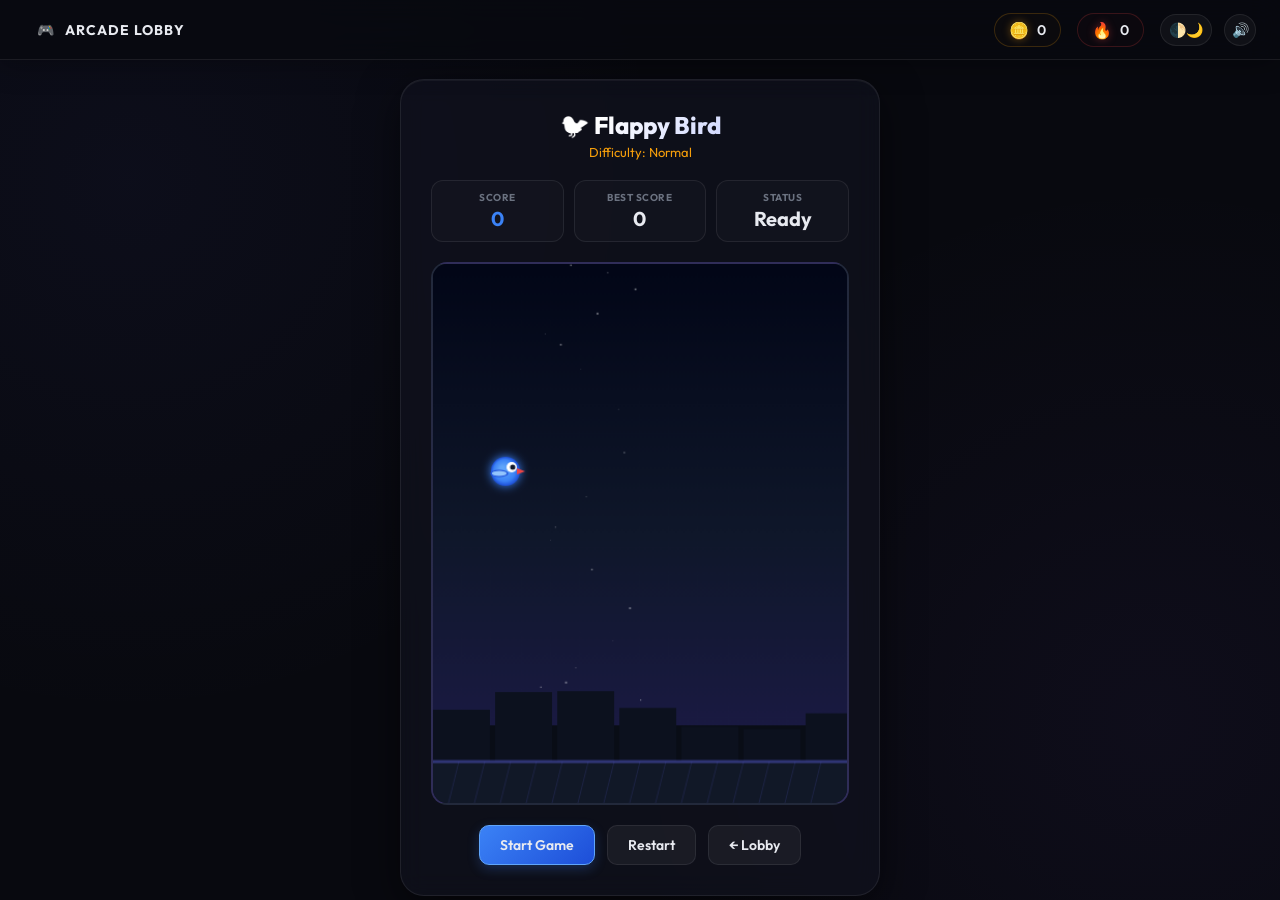
<file: flappy-bird.html>
<!DOCTYPE html>
<html lang="en">
<head>
    <meta charset="UTF-8">
    <meta name="viewport" content="width=device-width, initial-scale=1.0">
    <title>🐦 Flappy Bird - Arcade Game Hub</title>
    <link rel="preconnect" href="https://fonts.googleapis.com">
    <link rel="preconnect" href="https://fonts.gstatic.com" crossorigin>
    <link href="https://fonts.googleapis.com/css2?family=Outfit:wght@400;500;600;700;800&display=swap" rel="stylesheet">
    <link rel="stylesheet" href="game-hub.css">
    <style>
        * {
            margin: 0;
            padding: 0;
            box-sizing: border-box;
        }

        body {
            font-family: 'Outfit', sans-serif;
            background-color: var(--bg-dark);
            color: var(--text-primary);
            min-height: 100vh;
            display: flex;
            justify-content: center;
            align-items: center;
            background-image: 
                radial-gradient(circle at 10% 20%, rgba(99, 102, 241, 0.05) 0%, transparent 40%),
                radial-gradient(circle at 90% 80%, rgba(139, 92, 246, 0.05) 0%, transparent 40%);
            overflow: hidden;
        }

        .game-wrapper {
            background: var(--bg-panel);
            border: 1px solid var(--border-subtle);
            border-radius: 24px;
            padding: 30px;
            box-shadow: var(--shadow-premium);
            max-width: 480px;
            width: 95%;
            text-align: center;
            display: flex;
            flex-direction: column;
            gap: 20px;
            backdrop-filter: blur(12px);
            -webkit-backdrop-filter: blur(12px);
        }

        .game-header h2 {
            font-size: 24px;
            font-weight: 800;
            background: linear-gradient(135deg, #ffffff 40%, #a5b4fc 100%);
            -webkit-background-clip: text;
            -webkit-text-fill-color: transparent;
        }

        .game-header p {
            color: var(--text-secondary);
            font-size: 13px;
            margin-top: 4px;
        }

        .stats-row {
            display: grid;
            grid-template-columns: repeat(3, 1fr);
            gap: 10px;
        }

        .stat-box {
            background: rgba(255, 255, 255, 0.02);
            border: 1px solid var(--border-subtle);
            padding: 10px;
            border-radius: 12px;
            display: flex;
            flex-direction: column;
            align-items: center;
            gap: 2px;
        }

        .stat-label {
            font-size: 10px;
            font-weight: 700;
            color: var(--text-muted);
            text-transform: uppercase;
            letter-spacing: 0.5px;
        }

        .stat-value {
            font-size: 20px;
            font-weight: 700;
            color: var(--text-primary);
        }

        .stat-value.highlight {
            color: var(--neon-blue);
        }

        #gameCanvas {
            border: 2px solid var(--border-subtle);
            border-radius: 16px;
            width: 100%;
            background: linear-gradient(to bottom, #0f172a 0%, #1e1b4b 100%);
            box-shadow: inset 0 0 20px rgba(0, 0, 0, 0.8);
            cursor: pointer;
            display: block;
        }

        .action-row {
            display: flex;
            gap: 12px;
            justify-content: center;
        }

        .btn-game {
            font-family: 'Outfit', sans-serif;
            font-size: 14px;
            font-weight: 600;
            padding: 10px 20px;
            border-radius: 10px;
            cursor: pointer;
            border: 1px solid transparent;
            transition: all 0.2s ease;
            text-decoration: none;
            display: flex;
            align-items: center;
            gap: 8px;
            color: var(--text-primary);
            background: rgba(255, 255, 255, 0.05);
            border-color: var(--border-subtle);
        }

        .btn-game:hover {
            background: rgba(255, 255, 255, 0.1);
            transform: translateY(-1px);
        }

        .btn-game.primary {
            background: linear-gradient(135deg, #3b82f6 0%, #1d4ed8 100%);
            border-color: #60a5fa;
            box-shadow: 0 4px 12px rgba(59, 130, 246, 0.25);
        }

        .btn-game.primary:hover {
            box-shadow: 0 6px 16px rgba(59, 130, 246, 0.35);
        }
    </style>
</head>
<body>
    <div class="game-wrapper">
        <div class="game-header">
            <h2 id="gameTitle">🐦 Flappy Bird</h2>
            <p id="difficultyLabel">Difficulty: Normal</p>
        </div>

        <div class="stats-row">
            <div class="stat-box">
                <span class="stat-label">Score</span>
                <span class="stat-value highlight" id="score">0</span>
            </div>
            <div class="stat-box">
                <span class="stat-label">Best Score</span>
                <span class="stat-value" id="bestScore">0</span>
            </div>
            <div class="stat-box">
                <span class="stat-label">Status</span>
                <span class="stat-value" id="status">Ready</span>
            </div>
        </div>

        <canvas id="gameCanvas" width="400" height="520"></canvas>

        <div class="action-row">
            <button class="btn-game primary" id="startBtn" onclick="startGame()">Start Game</button>
            <button class="btn-game" id="restartBtn" onclick="restartGame()">Restart</button>
            <a class="btn-game" href="index.html">← Lobby</a>
        </div>
    </div>

    <!-- Unified Game Over Modal Injected via CSS -->
    <div class="hub-modal-overlay" id="gameOverModal">
        <div class="hub-modal-box">
            <div class="hub-modal-icon" id="modalGameOverIcon">🐦💥</div>
            <h3 class="hub-modal-title" id="modalGameOverTitle">Crash Landing!</h3>
            <p class="hub-modal-desc" id="modalGameOverDesc">You hit an obstacle and crashed your drone.</p>
            
            <div class="hub-modal-stats">
                <div class="hub-modal-stat">
                    <span class="hub-modal-stat-label">Score</span>
                    <span class="hub-modal-stat-value highlight" id="modalScore">0</span>
                </div>
                <div class="hub-modal-stat">
                    <span class="hub-modal-stat-label">Coins Earned</span>
                    <span class="hub-modal-stat-value gold" id="modalCoins">0</span>
                </div>
            </div>

            <div class="hub-modal-buttons">
                <button class="hub-btn hub-btn-secondary" onclick="location.href='index.html'">Lobby</button>
                <button class="hub-btn hub-btn-primary" onclick="closeGameOverModal(); startGame();">Play Again</button>
            </div>
        </div>
    </div>

    <!-- Include Game Hub central script -->
    <script src="game-hub.js"></script>
    <script>
        const canvas = document.getElementById('gameCanvas');
        const ctx = canvas.getContext('2d');

        // Read difficulty configuration
        const difficulty = window.gameHub.getDifficulty();
        document.getElementById('difficultyLabel').textContent = `Difficulty: ${difficulty.charAt(0).toUpperCase() + difficulty.slice(1)}`;
        if (difficulty === 'easy') {
            document.getElementById('difficultyLabel').style.color = 'var(--neon-green)';
        } else if (difficulty === 'hard') {
            document.getElementById('difficultyLabel').style.color = 'var(--neon-red)';
        } else {
            document.getElementById('difficultyLabel').style.color = 'var(--neon-gold)';
        }

        // Configure physics based on difficulty
        const CONFIG = {
            easy: { gravity: 0.13, jumpPower: -4.0, speed: 2.5, pipeGap: 160, baseMultiplier: 1 },
            normal: { gravity: 0.18, jumpPower: -5.0, speed: 3.8, pipeGap: 135, baseMultiplier: 2.5 },
            hard: { gravity: 0.22, jumpPower: -5.8, speed: 5.2, pipeGap: 110, baseMultiplier: 5 }
        }[difficulty];

        // Game states
        const bird = { 
            x: 70, 
            y: 200, 
            width: 28, 
            height: 28, 
            velocity: 0, 
            gravity: CONFIG.gravity, 
            jumpPower: CONFIG.jumpPower, 
            maxFallSpeed: 7,
            rotation: 0
        };

        let pipes = [];
        let particles = [];
        let score = 0;
        let bestScore = window.gameHub.stats.bestScores.flappy || 0;
        let gameRunning = false;
        let gameOver = false;
        
        document.getElementById('bestScore').textContent = bestScore;

        class Pipe {
            constructor() {
                this.x = canvas.width;
                this.width = 54;
                this.gap = CONFIG.pipeGap;
                const minHeight = 60;
                const maxHeight = canvas.height - this.gap - 100;
                this.topHeight = Math.random() * (maxHeight - minHeight) + minHeight;
                this.bottomY = this.topHeight + this.gap;
                this.scored = false;
            }

            draw() {
                // Outer glow shadow
                ctx.shadowColor = 'rgba(16, 185, 129, 0.2)';
                ctx.shadowBlur = 8;
                
                // Draw Top Pipe (with 3D linear gradient)
                let grad = ctx.createLinearGradient(this.x, 0, this.x + this.width, 0);
                grad.addColorStop(0, '#059669');
                grad.addColorStop(0.3, '#10b981');
                grad.addColorStop(0.7, '#34d399');
                grad.addColorStop(1, '#047857');
                
                ctx.fillStyle = grad;
                ctx.fillRect(this.x, 0, this.width, this.topHeight);
                
                // Pipe Top Lip Cap
                ctx.fillStyle = '#047857';
                ctx.fillRect(this.x - 3, this.topHeight - 16, this.width + 6, 16);
                ctx.fillStyle = '#34d399';
                ctx.fillRect(this.x - 2, this.topHeight - 14, this.width + 4, 3);
                
                // Draw Bottom Pipe
                ctx.fillStyle = grad;
                ctx.fillRect(this.x, this.bottomY, this.width, canvas.height - this.bottomY);
                
                // Pipe Bottom Lip Cap
                ctx.fillStyle = '#047857';
                ctx.fillRect(this.x - 3, this.bottomY, this.width + 6, 16);
                ctx.fillStyle = '#34d399';
                ctx.fillRect(this.x - 2, this.bottomY + 2, this.width + 4, 3);
                
                // Reset shadows
                ctx.shadowBlur = 0;
            }

            update() {
                this.x -= CONFIG.speed;
            }

            offscreen() {
                return this.x + this.width < 0;
            }
        }

        class SparkParticle {
            constructor(x, y, color) {
                this.x = x;
                this.y = y;
                this.vx = (Math.random() - 0.5) * 4 - 2;
                this.vy = (Math.random() - 0.5) * 4;
                this.size = Math.random() * 3 + 1;
                this.color = color || '#3b82f6';
                this.alpha = 1;
                this.decay = Math.random() * 0.03 + 0.02;
            }

            update() {
                this.x += this.vx;
                this.y += this.vy;
                this.alpha -= this.decay;
            }

            draw() {
                ctx.save();
                ctx.globalAlpha = this.alpha;
                ctx.fillStyle = this.color;
                ctx.shadowColor = this.color;
                ctx.shadowBlur = 4;
                ctx.beginPath();
                ctx.arc(this.x, this.y, this.size, 0, Math.PI * 2);
                ctx.fill();
                ctx.restore();
            }
        }

        // Draw sky, mountains, and stars
        function drawBackground() {
            // Sky Gradient
            let skyGrad = ctx.createLinearGradient(0, 0, 0, canvas.height);
            skyGrad.addColorStop(0, '#020617');
            skyGrad.addColorStop(0.5, '#0f172a');
            skyGrad.addColorStop(1, '#1e1b4b');
            ctx.fillStyle = skyGrad;
            ctx.fillRect(0, 0, canvas.width, canvas.height);

            // Draw ambient neon stars
            ctx.fillStyle = 'rgba(255,255,255,0.4)';
            for (let i = 0; i < 20; i++) {
                let starX = (Math.sin(i * 999) + 1) * 0.5 * canvas.width;
                let starY = (Math.cos(i * 123) + 1) * 0.5 * (canvas.height - 100);
                let starSize = (Math.sin(i) + 1) * 0.7 + 0.5;
                ctx.fillRect(starX, starY, starSize, starSize);
            }

            // Distant City Skyline Silhouettes
            ctx.fillStyle = '#090d16';
            ctx.fillRect(0, canvas.height - 75, canvas.width, 35);
            ctx.fillStyle = '#0c111e';
            for (let i = 0; i < 8; i++) {
                let w = 55;
                let x = i * 60;
                let h = 30 + (Math.sin(i * 45) + 1) * 20;
                ctx.fillRect(x, canvas.height - 40 - h, w, h);
            }

            // Neon Ground
            ctx.fillStyle = '#111827';
            ctx.fillRect(0, canvas.height - 40, canvas.width, 40);
            
            ctx.strokeStyle = 'rgba(99, 102, 241, 0.4)';
            ctx.lineWidth = 3;
            ctx.beginPath();
            ctx.moveTo(0, canvas.height - 40);
            ctx.lineTo(canvas.width, canvas.height - 40);
            ctx.stroke();

            // Grid lines on ground
            ctx.strokeStyle = 'rgba(99, 102, 241, 0.15)';
            ctx.lineWidth = 1;
            for (let i = 0; i < canvas.width; i += 25) {
                ctx.beginPath();
                ctx.moveTo(i, canvas.height - 40);
                ctx.lineTo(i - 10, canvas.height);
                ctx.stroke();
            }
        }

        function drawBird() {
            ctx.save();
            ctx.translate(bird.x, bird.y);
            
            // Apply rotation based on speed velocity
            bird.rotation = Math.min(Math.PI / 3, Math.max(-Math.PI / 7, bird.velocity * 0.08));
            ctx.rotate(bird.rotation);

            // Neon outer glow for bird
            ctx.shadowColor = '#3b82f6';
            ctx.shadowBlur = 10;

            // Draw Bird Chassis (Metallic Cyan Dome)
            let birdGrad = ctx.createRadialGradient(-3, -3, 2, 0, 0, bird.width / 2);
            birdGrad.addColorStop(0, '#60a5fa');
            birdGrad.addColorStop(0.7, '#3b82f6');
            birdGrad.addColorStop(1, '#1d4ed8');
            ctx.fillStyle = birdGrad;
            
            ctx.beginPath();
            ctx.arc(0, 0, bird.width / 2, 0, Math.PI * 2);
            ctx.fill();

            // Wing (flaps by oscillating scale)
            ctx.shadowBlur = 0;
            ctx.fillStyle = '#93c5fd';
            ctx.strokeStyle = '#1d4ed8';
            ctx.lineWidth = 1.5;
            
            ctx.save();
            ctx.translate(-6, 2);
            let flap = Math.sin(Date.now() * 0.015) * 0.8;
            ctx.scale(1, flap);
            ctx.beginPath();
            ctx.ellipse(0, 0, 8, 5, 0, 0, Math.PI * 2);
            ctx.fill();
            ctx.stroke();
            ctx.restore();

            // Eye (Large cyber glass eye)
            ctx.fillStyle = '#ffffff';
            ctx.beginPath();
            ctx.arc(6, -4, 5, 0, Math.PI * 2);
            ctx.fill();
            ctx.fillStyle = '#0f172a';
            ctx.beginPath();
            ctx.arc(7, -4, 2.5, 0, Math.PI * 2);
            ctx.fill();

            // Beak (cyber red pointer)
            ctx.fillStyle = '#ef4444';
            ctx.beginPath();
            ctx.moveTo(11, -3);
            ctx.lineTo(19, 0);
            ctx.lineTo(11, 3);
            ctx.closePath();
            ctx.fill();

            ctx.restore();
        }

        function draw() {
            // Draw backgrounds and skyline
            drawBackground();

            // Draw particles
            particles.forEach(p => p.draw());

            // Draw Pipes
            pipes.forEach(pipe => pipe.draw());

            // Draw Bird Drone
            drawBird();
        }

        function update() {
            if (!gameRunning) return;

            // Apply gravity and fall speed caps
            bird.velocity += bird.gravity;
            if (bird.velocity > bird.maxFallSpeed) {
                bird.velocity = bird.maxFallSpeed;
            }
            bird.y += bird.velocity;

            // Spawn exhaust trail particles when bird is ascending
            if (bird.velocity < 0 && Math.random() < 0.6) {
                particles.push(new SparkParticle(bird.x - 12, bird.y + 4, '#60a5fa'));
            }

            // Update particles
            particles.forEach(p => p.update());
            particles = particles.filter(p => p.alpha > 0);

            // Update pipes
            pipes.forEach(pipe => {
                pipe.update();
                if (pipe.x + pipe.width < bird.x && !pipe.scored) {
                    score++;
                    pipe.scored = true;
                    document.getElementById('score').textContent = score;
                    window.gameHub.playTone(880, 0.05, 'sine', 0.08); // High score ping
                }
            });

            // Remove offscreen pipes
            pipes = pipes.filter(pipe => !pipe.offscreen());

            // Add new pipes (spaced appropriately based on speed)
            const pipeSpacing = Math.max(160, CONFIG.speed * 42);
            if (pipes.length === 0 || pipes[pipes.length - 1].x < canvas.width - pipeSpacing) {
                pipes.push(new Pipe());
            }

            // Collision detection
            pipes.forEach(pipe => {
                const birdRadius = bird.width / 2 - 2;
                if (bird.x + birdRadius > pipe.x && bird.x - birdRadius < pipe.x + pipe.width) {
                    if (bird.y - birdRadius < pipe.topHeight || bird.y + birdRadius > pipe.bottomY) {
                        endGame();
                    }
                }
            });

            // Ground/Ceiling collision
            const birdRadius = bird.width / 2;
            if (bird.y + birdRadius >= canvas.height - 40 || bird.y - birdRadius <= 0) {
                endGame();
            }
        }

        function triggerCrashExplosion() {
            // Spawn 35 colorful sparks on crash
            for (let i = 0; i < 35; i++) {
                particles.push(new SparkParticle(bird.x, bird.y, i % 2 === 0 ? '#ef4444' : '#f59e0b'));
            }
        }

        function endGame() {
            gameRunning = false;
            gameOver = true;
            
            // Trigger explosion visuals and crash audio
            triggerCrashExplosion();
            window.gameHub.playLose();

            document.getElementById('status').textContent = 'Crash!';

            // Calculate coins earned based on score and difficulty
            const coinsEarned = Math.floor(score * CONFIG.baseMultiplier);
            
            // Save results to game-hub central storage
            let isNewBest = window.gameHub.recordBestScore('flappy', score);
            if (isNewBest) {
                bestScore = score;
                document.getElementById('bestScore').textContent = bestScore;
            }

            // Update stats
            if (score >= 10) {
                window.gameHub.recordWin('flappy', coinsEarned);
                document.getElementById('modalGameOverTitle').textContent = '🏆 Flappy Champion!';
                document.getElementById('modalGameOverIcon').textContent = '🐦👑🏆';
            } else {
                window.gameHub.recordLoss();
                window.gameHub.addCoins(coinsEarned); // Still add coins for effort!
                document.getElementById('modalGameOverTitle').textContent = 'Crash Landing!';
                document.getElementById('modalGameOverIcon').textContent = '🐦💥';
            }

            // Display results in modal
            document.getElementById('modalScore').textContent = score;
            document.getElementById('modalCoins').textContent = coinsEarned;
            
            const descEl = document.getElementById('modalGameOverDesc');
            if (score >= 10) {
                descEl.textContent = `Spectacular run! You survived the columns and collected massive payouts on ${difficulty} difficulty!`;
            } else {
                descEl.textContent = `You collided with an obstacle. Practice makes perfect! (Tip: Play on Hard for 5x coins).`;
            }

            // Open Game Over Modal after explosion completes a bit
            setTimeout(() => {
                openGameOverModal();
            }, 800);
        }

        function openGameOverModal() {
            document.getElementById('gameOverModal').classList.add('active');
        }

        function closeGameOverModal() {
            document.getElementById('gameOverModal').classList.remove('active');
        }

        function startGame() {
            if (gameRunning) return;
            window.gameHub.playClick();
            
            gameRunning = true;
            gameOver = false;
            score = 0;
            bird.y = 200;
            bird.velocity = 0;
            pipes = [];
            particles = [];
            
            document.getElementById('score').textContent = '0';
            document.getElementById('status').textContent = 'Playing';
            document.getElementById('startBtn').style.display = 'none';
            
            gameLoop();
        }

        function restartGame() {
            gameRunning = false;
            gameOver = false;
            score = 0;
            bird.y = 200;
            bird.velocity = 0;
            pipes = [];
            particles = [];
            
            document.getElementById('score').textContent = '0';
            document.getElementById('status').textContent = 'Ready';
            document.getElementById('startBtn').style.display = 'inline-flex';
            
            closeGameOverModal();
            draw();
        }

        function gameLoop() {
            update();
            draw();

            if (gameRunning) {
                requestAnimationFrame(gameLoop);
            } else {
                // If game is over, keep rendering particles until they fade out
                if (particles.length > 0) {
                    draw();
                    particles.forEach(p => p.update());
                    requestAnimationFrame(gameLoop);
                } else {
                    draw();
                }
            }
        }

        // Jump triggers
        function flap() {
            if (!gameRunning && !gameOver) {
                startGame();
            } else if (gameRunning) {
                bird.velocity = bird.jumpPower;
                // Click flap tone
                window.gameHub.playTone(330, 0.05, 'sine', 0.05);
                
                // Flapping sparks
                for (let i = 0; i < 4; i++) {
                    particles.push(new SparkParticle(bird.x - 10, bird.y + 4, '#818cf8'));
                }
            }
        }

        document.addEventListener('keydown', (e) => {
            if (e.code === 'Space' || e.key === ' ' || e.key === 'ArrowUp') {
                e.preventDefault();
                flap();
            }
        });

        canvas.addEventListener('mousedown', (e) => {
            e.preventDefault();
            flap();
        });

        // Initial draw
        draw();
        document.getElementById('status').textContent = 'Ready';
    </script>
</body>
</html>
</file>
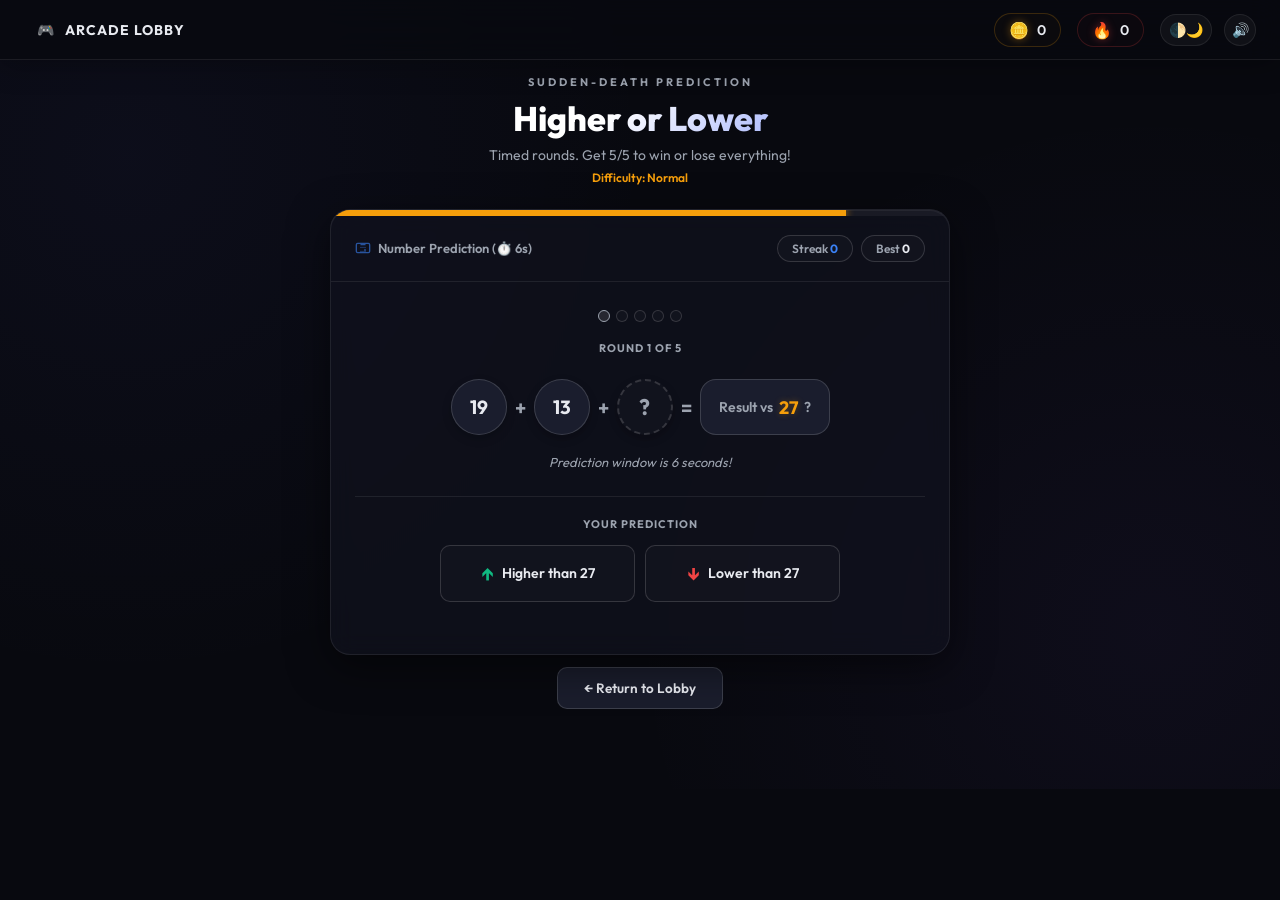
<file: higher-lower.html>
<!DOCTYPE html>
<html lang="en">
<head>
  <meta charset="UTF-8" />
  <meta name="viewport" content="width=device-width, initial-scale=1.0" />
  <title>🎱 Higher or Lower - Arcade Game Hub</title>
  <link rel="preconnect" href="https://fonts.googleapis.com" />
  <link rel="preconnect" href="https://fonts.gstatic.com" crossorigin>
  <link href="https://fonts.googleapis.com/css2?family=Outfit:wght@400;500;600;700;800&display=swap" rel="stylesheet" />
  <link rel="stylesheet" href="game-hub.css">
  <style>
    *, *::before, *::after { box-sizing: border-box; margin: 0; padding: 0; }

    :root {
      --bg:        #08090f;
      --bg-card:   rgba(17, 19, 31, 0.65);
      --bg-raised: rgba(30, 33, 50, 0.85);
      --border:    rgba(255, 255, 255, 0.08);
      --border-md: rgba(255, 255, 255, 0.15);
      --text:      #e8eaf0;
      --text-2:    #9ca3af;
      --text-3:    #4b5563;
      --green-bg:  rgba(16, 185, 129, 0.08);
      --green-bd:  #10b981;
      --green-txt: #34d399;
      --green-dk:  #047857;
      --red-bg:    rgba(239, 68, 68, 0.08);
      --red-bd:    #ef4444;
      --red-txt:   #f87171;
      --red-dk:    #b91c1c;
      --gold:      #f59e0b;
      --radius:    16px;
      --radius-sm: 10px;
      --radius-full: 999px;
    }

    html, body {
      min-height: 100%;
      background: var(--bg);
      color: var(--text);
      font-family: 'Outfit', system-ui, sans-serif;
    }

    body {
      display: flex;
      flex-direction: column;
      align-items: center;
      justify-content: center;
      padding: 2.5rem 1rem 5rem;
      background-image: 
        radial-gradient(circle at 10% 20%, rgba(99, 102, 241, 0.05) 0%, transparent 40%),
        radial-gradient(circle at 90% 80%, rgba(139, 92, 246, 0.05) 0%, transparent 40%);
    }

    /* ── Page header ── */
    .page-header {
      text-align: center;
      margin-bottom: 1.5rem;
      animation: fadeDown 0.5s ease forwards;
    }
    .page-header .eyebrow {
      font-size: 11px; letter-spacing: 3px;
      text-transform: uppercase; color: var(--text-2);
      font-weight: 700;
      margin-bottom: 0.5rem;
    }
    .page-header h1 {
      font-size: clamp(22px, 5vw, 34px);
      font-weight: 800; color: var(--text);
      margin-bottom: 0.35rem;
      background: linear-gradient(135deg, #ffffff 40%, #a5b4fc 100%);
      -webkit-background-clip: text;
      -webkit-text-fill-color: transparent;
    }
    .page-header .sub {
      font-size: 14px; color: var(--text-2);
    }
    .difficulty-indicator {
      font-size: 12px;
      font-weight: 600;
      margin-top: 6px;
    }

    /* ── Game card ── */
    #game-card {
      width: 100%; max-width: 620px;
      background: var(--bg-card);
      border: 1px solid var(--border);
      border-radius: 20px;
      overflow: hidden;
      box-shadow: var(--shadow-premium);
      backdrop-filter: blur(12px);
      -webkit-backdrop-filter: blur(12px);
    }

    .card-top {
      display: flex; align-items: center;
      justify-content: space-between;
      padding: 1.2rem 1.5rem;
      border-bottom: 1px solid var(--border);
    }

    .card-top-title {
      font-size: 13px; font-weight: 600;
      color: var(--text-2);
      display: flex; align-items: center; gap: 7px;
    }
    .card-top-title svg { opacity: 0.6; color: var(--neon-blue); }

    .stat-row { display: flex; gap: 8px; }

    .stat-chip {
      font-size: 12px; font-weight: 600;
      padding: 5px 14px; border-radius: var(--radius-full);
      background: rgba(255, 255, 255, 0.02);
      border: 1px solid var(--border-md);
      color: var(--text-2);
    }
    .stat-chip b { color: var(--text); font-weight: 700; }
    .stat-chip b.highlight { color: var(--neon-blue); }

    /* Timer Bar */
    .timer-container {
      width: 100%;
      height: 6px;
      background: rgba(255, 255, 255, 0.05);
      position: relative;
      overflow: hidden;
    }

    .timer-bar {
      height: 100%;
      background: var(--gold);
      width: 100%;
      box-shadow: 0 0 8px var(--gold);
      transition: width 1s linear;
    }

    .card-body { padding: 1.75rem 1.5rem 2rem; }

    /* ── Streak dots ── */
    .streak-track {
      display: flex; gap: 6px;
      justify-content: center;
      margin-bottom: 1.2rem;
    }
    .s-dot {
      width: 12px; height: 12px; border-radius: 50%;
      background: rgba(255, 255, 255, 0.02);
      border: 1px solid var(--border-md);
      transition: background 0.3s, border-color 0.3s;
    }
    .s-dot.win  { background: var(--green-dk); border-color: var(--green-txt); }
    .s-dot.lose { background: var(--red-dk);   border-color: var(--red-txt); }
    .s-dot.cur  { border-color: var(--text-2); background: rgba(255, 255, 255, 0.1); }

    /* ── Round label ── */
    .round-label {
      text-align: center;
      font-size: 11px; font-weight: 700;
      text-transform: uppercase; letter-spacing: 1px;
      color: var(--text-2); margin-bottom: 1.5rem;
    }

    /* ── Equation row ── */
    .eq-row {
      display: flex; align-items: center;
      justify-content: center; flex-wrap: wrap;
      gap: 10px 8px; margin-bottom: 1.2rem;
    }

    .ball {
      width: 56px; height: 56px;
      border-radius: 50%;
      display: flex; align-items: center; justify-content: center;
      font-size: 19px; font-weight: 700;
      background: var(--bg-raised);
      border: 1px solid var(--border-md);
      color: var(--text);
      transition: background 0.25s, border-color 0.25s, color 0.25s;
      flex-shrink: 0;
      box-shadow: 0 4px 10px rgba(0,0,0,0.2);
    }

    .ball.mystery {
      background: rgba(255, 255, 255, 0.02);
      border: 2px dashed var(--border-md);
      color: var(--text-2);
      font-size: 22px;
    }

    .ball.ok {
      background: var(--green-bg);
      border: 2px solid var(--green-bd);
      color: var(--green-txt);
      box-shadow: 0 0 10px rgba(16, 185, 129, 0.15);
    }

    .ball.bad {
      background: var(--red-bg);
      border: 2px solid var(--red-bd);
      color: var(--red-txt);
      box-shadow: 0 0 10px rgba(239, 68, 68, 0.15);
    }

    .op {
      font-size: 20px; font-weight: 700;
      color: var(--text-2); flex-shrink: 0;
    }

    .eq-equals {
      font-size: 20px; font-weight: 700;
      color: var(--text-2); flex-shrink: 0;
    }

    .target-badge {
      padding: 0 18px; height: 56px;
      border-radius: var(--radius);
      background: var(--bg-raised);
      border: 1px solid var(--border-md);
      display: flex; align-items: center;
      gap: 6px; font-size: 14px; font-weight: 600;
      color: var(--text-2); flex-shrink: 0;
      white-space: nowrap;
    }
    .target-badge .t-num {
      font-size: 18px; font-weight: 700;
      color: var(--gold);
      text-shadow: 0 0 6px rgba(245, 158, 11, 0.3);
    }

    /* ── Hint ── */
    .hint-line {
      text-align: center; font-size: 13px;
      color: var(--text-2); min-height: 22px;
      margin-bottom: 1.25rem; font-style: italic;
    }

    /* ── Divider ── */
    .divider {
      border: none; border-top: 1px solid var(--border);
      margin: 0 0 1.25rem;
    }

    /* ── Predict label ── */
    .predict-lbl {
      text-align: center; font-size: 11px;
      font-weight: 700; letter-spacing: 1px;
      text-transform: uppercase; color: var(--text-2);
      margin-bottom: 0.85rem;
    }

    /* ── Prediction buttons ── */
    .pred-grid {
      display: grid; grid-template-columns: 1fr 1fr;
      gap: 10px; max-width: 400px; margin: 0 auto 1.25rem;
    }

    .pred-btn {
      padding: 15px 0;
      border-radius: var(--radius-sm);
      border: 1px solid var(--border-md);
      background: rgba(255, 255, 255, 0.02);
      cursor: pointer;
      font-family: 'Outfit', sans-serif;
      font-size: 14px; font-weight: 600;
      color: var(--text);
      display: flex; align-items: center;
      justify-content: center; gap: 8px;
      transition: all 0.15s;
    }
    .pred-btn:hover:not(:disabled) {
      border-color: rgba(255, 255, 255, 0.2);
      background: rgba(255, 255, 255, 0.06);
    }
    .pred-btn:active:not(:disabled) { transform: scale(0.98); }
    .pred-btn:disabled { cursor: default; opacity: 0.5; }

    .pred-btn .arr { font-size: 20px; font-weight: 700; }
    .pred-btn.h-btn .arr { color: var(--green-bd); }
    .pred-btn.l-btn .arr { color: var(--red-bd); }

    .pred-btn.sel-h {
      background: var(--green-bg);
      border-color: var(--green-bd);
      color: var(--green-txt);
      box-shadow: 0 0 10px rgba(16, 185, 129, 0.1);
    }
    .pred-btn.sel-l {
      background: var(--red-bg);
      border-color: var(--red-bd);
      color: var(--red-txt);
      box-shadow: 0 0 10px rgba(239, 68, 68, 0.1);
    }

    /* ── Result panel ── */
    .result-panel {
      max-width: 420px; margin: 0 auto 1.2rem;
      border-radius: var(--radius-sm);
      padding: 1rem 1.25rem;
      text-align: center;
      border: 1px solid var(--border);
      background: var(--bg-raised);
    }
    .result-panel.ok  { background: var(--green-bg); border-color: var(--green-bd); }
    .result-panel.bad { background: var(--red-bg);   border-color: var(--red-bd); }

    .res-head {
      font-size: 16px; font-weight: 700;
      margin-bottom: 4px;
    }
    .result-panel.ok  .res-head { color: var(--green-txt); }
    .result-panel.bad .res-head { color: var(--red-txt); }

    .res-body { font-size: 13.5px; }
    .result-panel.ok  .res-body { color: var(--green-txt); opacity: 0.9; }
    .result-panel.bad .res-body { color: var(--red-txt); opacity: 0.9; }

    /* ── Action row ── */
    .action-row {
      display: flex; justify-content: center; gap: 10px;
    }

    .act-btn {
      padding: 11px 26px;
      border-radius: var(--radius-sm);
      border: 1px solid var(--border-md);
      background: var(--bg-raised);
      font-family: 'Outfit', sans-serif;
      font-size: 13.5px; font-weight: 600;
      color: var(--text); cursor: pointer;
      display: flex; align-items: center; gap: 6px;
      transition: all 0.15s;
      text-decoration: none;
    }
    .act-btn:hover { background: rgba(255, 255, 255, 0.05); }
    .act-btn.primary {
      background: linear-gradient(135deg, #4f46e5 0%, #3730a3 100%);
      color: white;
      border-color: #6366f1;
    }
    .act-btn.primary:hover { opacity: 0.95; box-shadow: 0 4px 12px rgba(99, 102, 241, 0.25); }

    /* ── Animations ── */
    .fade-in { animation: fi 0.3s ease forwards; }
    @keyframes fi {
      from { opacity: 0; transform: translateY(7px); }
      to   { opacity: 1; transform: translateY(0); }
    }
    @keyframes fadeDown {
      from { opacity: 0; transform: translateY(-10px); }
      to   { opacity: 1; transform: translateY(0); }
    }
    .shake { animation: sh 0.35s ease; }
    @keyframes sh {
      0%,100% { transform: translateX(0); }
      20%     { transform: translateX(-7px); }
      40%     { transform: translateX(7px); }
      60%     { transform: translateX(-4px); }
      80%     { transform: translateX(4px); }
    }

    /* ── Responsive ── */
    @media (max-width: 480px) {
      .card-body { padding: 1.25rem 1rem 1.5rem; }
      .ball { width: 48px; height: 48px; font-size: 16px; }
      .target-badge { height: 48px; padding: 0 12px; font-size: 13px; }
      .pred-btn { padding: 13px 0; font-size: 13px; }
    }

    /* ── Light Mode Override Styles ── */
    body.light-theme {
      --bg:        #f3f4f6;
      --bg-card:   rgba(255, 255, 255, 0.85);
      --bg-raised: #ffffff;
      --border:    rgba(0, 0, 0, 0.08);
      --border-md: rgba(0, 0, 0, 0.12);
      --text:      #1f2937;
      --text-2:    #4b5563;
      --text-3:    #9c1c1c; /* for high emphasis */
      --green-bg:  rgba(16, 185, 129, 0.06);
      --red-bg:    rgba(239, 68, 68, 0.06);
    }

    body.light-theme .page-header h1 {
      background: linear-gradient(135deg, #1f2937 40%, #4f46e5 100%);
      -webkit-background-clip: text;
      -webkit-text-fill-color: transparent;
    }

    body.light-theme .timer-container {
      background: rgba(0, 0, 0, 0.05);
    }

    body.light-theme .ball.mystery {
      background: rgba(0, 0, 0, 0.02);
      border-color: rgba(0, 0, 0, 0.12);
      color: #6b7280;
    }

    body.light-theme .stat-chip {
      background: rgba(0, 0, 0, 0.02);
      border-color: rgba(0, 0, 0, 0.08);
      color: #4b5563;
    }
    body.light-theme .stat-chip b {
      color: #1f2937;
    }

    body.light-theme .pred-btn {
      background: #ffffff;
      border-color: rgba(0, 0, 0, 0.08);
      color: #1f2937;
    }
    body.light-theme .pred-btn:hover:not(:disabled) {
      background: #f9fafb;
      border-color: rgba(0, 0, 0, 0.15);
    }

    body.light-theme .result-panel {
      background: #ffffff;
      border-color: rgba(0, 0, 0, 0.08);
      color: #1f2937;
    }
    body.light-theme .result-panel.ok {
      background: rgba(16, 185, 129, 0.06);
      border-color: #10b981;
    }
    body.light-theme .result-panel.ok .res-head,
    body.light-theme .result-panel.ok .res-body {
      color: #047857;
    }
    body.light-theme .result-panel.bad {
      background: rgba(239, 68, 68, 0.06);
      border-color: #ef4444;
    }
    body.light-theme .result-panel.bad .res-head,
    body.light-theme .result-panel.bad .res-body {
      color: #b91c1c;
    }
  </style>
</head>
<body>

  <header class="page-header">
    <p class="eyebrow">Sudden-Death Prediction</p>
    <h1>Higher or Lower</h1>
    <p class="sub">Timed rounds. Get 5/5 to win or lose everything!</p>
    <div class="difficulty-indicator" id="difficultyLabel">Difficulty: Normal</div>
  </header>

  <main id="game-card">
    <div class="timer-container">
      <div class="timer-bar" id="timer-bar"></div>
    </div>
    <div class="card-top">
      <span class="card-top-title">
        <svg width="16" height="16" fill="none" viewBox="0 0 24 24" stroke="currentColor" stroke-width="2" aria-hidden="true">
          <path stroke-linecap="round" stroke-linejoin="round" d="M9 7h6m0 10v-3m-3 3h.01M9 17h.01M9 11h.01M12 11h.01M15 11h.01M4 19h16a2 2 0 002-2V7a2 2 0 00-2-2H4a2 2 0 00-2 2v10a2 2 0 002 2z"/>
        </svg>
        Number Prediction (⏱️ 6s)
      </span>
      <div class="stat-row">
        <div class="stat-chip">Streak <b class="highlight" id="score-val">0</b></div>
        <div class="stat-chip">Best <b id="best-val">0</b></div>
      </div>
    </div>
    <div class="card-body" id="card-body"></div>
  </main>

  <div style="text-align:center; margin-top:12px;">
    <a href="index.html" class="act-btn">← Return to Lobby</a>
  </div>

  <!-- Game Over Payout Modal -->
  <div class="hub-modal-overlay" id="payoutModal">
      <div class="hub-modal-box">
          <div class="hub-modal-icon" id="modalResultIcon">🏆🎱</div>
          <h3 class="hub-modal-title" id="modalResultTitle">Round Session Finished!</h3>
          <p class="hub-modal-desc" id="modalResultDesc">Your prediction session has completed.</p>
          
          <div class="hub-modal-stats">
              <div class="hub-modal-stat">
                  <span class="hub-modal-stat-label">Result Status</span>
                  <span class="hub-modal-stat-value highlight" id="modalAccuracy">0%</span>
              </div>
              <div class="hub-modal-stat">
                  <span class="hub-modal-stat-label">Coins Earned</span>
                  <span class="hub-modal-stat-value gold" id="modalCoins">0</span>
              </div>
          </div>

          <div class="hub-modal-buttons">
              <button class="hub-btn hub-btn-secondary" onclick="location.href='index.html'">Lobby</button>
              <button class="hub-btn hub-btn-primary" onclick="closePayoutModal(); resetGame();">Play Again</button>
          </div>
      </div>
  </div>

  <!-- Include Game Hub central script -->
  <script src="game-hub.js"></script>
  <script>
    // Read difficulty configuration
    const difficulty = window.gameHub.getDifficulty();
    document.getElementById('difficultyLabel').textContent = `Difficulty: ${difficulty.charAt(0).toUpperCase() + difficulty.slice(1)}`;
    if (difficulty === 'easy') {
        document.getElementById('difficultyLabel').style.color = 'var(--neon-green)';
    } else if (difficulty === 'hard') {
        document.getElementById('difficultyLabel').style.color = 'var(--neon-red)';
    } else {
        document.getElementById('difficultyLabel').style.color = 'var(--neon-gold)';
    }

    const DIFFICULTY_REWARDS = {
        easy: { baseCoins: 12, payoutPerHit: 2 },
        normal: { baseCoins: 25, payoutPerHit: 5 },
        hard: { baseCoins: 50, payoutPerHit: 10 }
    }[difficulty];

    const ROUNDS = 5; // Reduced to 5 rounds (must get all 5)

    function ri(min, max) {
      return Math.floor(Math.random() * (max - min + 1)) + min;
    }

    const TEMPLATES = [
      {
        gen() {
          const a = ri(1, 15), b = ri(1, 15), x = ri(1, 20);
          const real = a + b + x;
          const target = ri(Math.max(3, real - 12), real + 12);
          return { parts: [a, b], ops: ['+', '+'], x, real, target,
            formulaDisplay(xVal) { return `${a} + ${b} + ${xVal}`; } };
        }
      },
      {
        gen() {
          const a = ri(1,10), b = ri(1,10), c = ri(1,10), x = ri(1,15);
          const real = a + b + c + x;
          const target = ri(Math.max(4, real - 14), real + 14);
          return { parts: [a, b, c], ops: ['+', '+', '+'], x, real, target,
            formulaDisplay(xVal) { return `${a} + ${b} + ${c} + ${xVal}`; } };
        }
      },
      {
        gen() {
          const a = ri(2, 6), b = ri(2, 6), x = ri(2, 8);
          const real = a * b * x;
          const target = ri(Math.max(4, real - 30), real + 30);
          return { parts: [a, b], ops: ['×', '×'], x, real, target,
            formulaDisplay(xVal) { return `${a} × ${b} × ${xVal}`; } };
        }
      },
      {
        gen() {
          const a = ri(1,12), b = ri(1,12), x = ri(1,15);
          const real = a * b + x;
          const target = ri(Math.max(2, real - 20), real + 20);
          return { parts: [a, b], ops: ['×', '+'], x, real, target,
            formulaDisplay(xVal) { return `${a} × ${b} + ${xVal}`; } };
        }
      },
      {
        gen() {
          const a = ri(2, 9), b = ri(1, 10), x = ri(1, 12);
          const real = a * a + b + x;
          const target = ri(Math.max(3, real - 18), real + 18);
          return { parts: [a, b], ops: ['²+', '+'], x, real, target,
            formulaDisplay(xVal) { return `${a}² + ${b} + ${xVal}`; } };
        }
      },
      {
        gen() {
          const a = ri(5, 20), b = ri(5, 20), x = ri(1, 25);
          const real = a + b + x;
          const target = ri(Math.max(10, real - 15), real + 15);
          return { parts: [a, b], ops: ['+', '+'], x, real, target,
            formulaDisplay(xVal) { return `${a} + ${b} + ${xVal}`; } };
        }
      },
      {
        gen() {
          const a = ri(1, 8), b = ri(1, 8), c = ri(1, 8), x = ri(1, 10);
          const real = a * b + c + x;
          const target = ri(Math.max(3, real - 16), real + 16);
          return { parts: [a, b, c], ops: ['×', '+', '+'], x, real, target,
            formulaDisplay(xVal) { return `${a} × ${b} + ${c} + ${xVal}`; } };
        }
      }
    ];

    /* ═══════════════════════════════════════════════
       STATE
    ═══════════════════════════════════════════════ */
    let score = 0, best = window.gameHub.stats.bestScores.higherlower || 0;
    let round = 0;
    let streak = [];
    let currentQ = null, answered = false;
    let timerVal = 6;
    let timerInterval = null;

    document.getElementById('best-val').textContent = best;

    /* ═══════════════════════════════════════════════
       ENGINE
    ═══════════════════════════════════════════════ */
    function generateQuestion() {
      let pool = [...TEMPLATES];
      if (difficulty === 'easy') {
        pool = [TEMPLATES[0], TEMPLATES[1], TEMPLATES[5]]; 
      } else if (difficulty === 'hard') {
        pool = [TEMPLATES[2], TEMPLATES[3], TEMPLATES[4], TEMPLATES[6]]; 
      }

      const tpl = pool[Math.floor(Math.random() * pool.length)];
      let q, attempts = 0;
      do { q = tpl.gen(); attempts++; } while (q.target === q.real && attempts < 12);
      
      // Decouple answer from math range to ensure a perfect 50/50 balance
      const forceAnswer = Math.random() > 0.5 ? 'higher' : 'lower';
      
      let offset;
      if (difficulty === 'easy') {
        offset = ri(10, 20);
      } else if (difficulty === 'hard') {
        offset = ri(1, 3);
      } else {
        offset = ri(4, 9);
      }

      if (forceAnswer === 'higher') {
        q.target = q.real - offset;
      } else {
        q.target = q.real + offset;
      }
      
      q.answer = forceAnswer;
      return q;
    }

    /* ═══════════════════════════════════════════════
       TIMER LOGIC
    ═══════════════════════════════════════════════ */
    function startTimer() {
      clearInterval(timerInterval);
      timerVal = 6;
      updateTimerUI();

      timerInterval = setInterval(() => {
        timerVal--;
        updateTimerUI();
        if (timerVal <= 0) {
          clearInterval(timerInterval);
          predict('timeout'); // Time is up! Registers as wrong prediction
        }
      }, 1000);
    }

    function updateTimerUI() {
      const bar = document.getElementById('timer-bar');
      if (bar) {
        // compute width percentage
        const pct = (timerVal / 6) * 100;
        bar.style.width = pct + '%';
        if (timerVal <= 2) {
          bar.style.background = 'var(--neon-red)';
          bar.style.boxShadow = '0 0 8px var(--neon-red)';
        } else {
          bar.style.background = 'var(--neon-gold)';
          bar.style.boxShadow = '0 0 8px var(--neon-gold)';
        }
      }
    }

    /* ═══════════════════════════════════════════════
       RENDER
    ═══════════════════════════════════════════════ */
    function render() {
      const body = document.getElementById('card-body');

      if (round >= ROUNDS) {
        renderGameOver(true); // Completed all 5/5
        return;
      }

      currentQ = generateQuestion();
      answered = false;

      const dots = Array.from({ length: ROUNDS }, (_, i) => {
        if (i < streak.length) return `<div class="s-dot ${streak[i]}"></div>`;
        if (i === round) return `<div class="s-dot cur"></div>`;
        return `<div class="s-dot"></div>`;
      }).join('');

      const ballsHtml = buildEquationHTML(currentQ, false);

      body.innerHTML = `
        <div class="fade-in">
          <div class="streak-track">${dots}</div>
          <div class="round-label">Round ${round + 1} of ${ROUNDS}</div>
          <div class="eq-row" id="eq-row">${ballsHtml}</div>
          <div class="hint-line" id="hint">Prediction window is 6 seconds!</div>
          <div class="divider"></div>
          <div class="predict-lbl">Your prediction</div>
          <div class="pred-grid">
            <button class="pred-btn h-btn" id="btn-h" onclick="predict('higher')">
              <span class="arr">↑</span> Higher than ${currentQ.target}
            </button>
            <button class="pred-btn l-btn" id="btn-l" onclick="predict('lower')">
              <span class="arr">↓</span> Lower than ${currentQ.target}
            </button>
          </div>
          <div id="result-area"></div>
        </div>`;

      // Start the countdown timer
      startTimer();
    }

    function buildEquationHTML(q, revealed, correct) {
      const parts = q.parts;
      const ops = q.ops;
      let html = '';

      if (ops[0] === '²+') {
        html += `<div class="ball">${parts[0]}²</div>`;
        html += `<div class="op">+</div>`;
        html += `<div class="ball">${parts[1]}</div>`;
        html += `<div class="op">+</div>`;
      } else {
        parts.forEach((n, i) => {
          html += `<div class="ball">${n}</div>`;
          html += `<div class="op">${ops[i]}</div>`;
        });
      }

      if (revealed) {
        const cls = correct ? 'ok' : 'bad';
        html += `<div class="ball ${cls}" id="mystery-ball">${q.x}</div>`;
      } else {
        html += `<div class="ball mystery" id="mystery-ball">?</div>`;
      }

      html += `<div class="eq-equals">=</div>`;
      html += `<div class="target-badge">
        <span>Result vs</span>
        <span class="t-num">${q.target}</span>
        <span>?</span>
      </div>`;

      return html;
    }

    function predict(choice) {
      if (answered) return;
      answered = true;
      clearInterval(timerInterval); // Stop timer

      const q = currentQ;
      const isTimeout = choice === 'timeout';
      const correct = !isTimeout && choice === q.answer;
      const direction = q.real > q.target ? 'higher' : 'lower';
      const diff = Math.abs(q.real - q.target);

      const btnH = document.getElementById('btn-h');
      const btnL = document.getElementById('btn-l');
      btnH.disabled = true;
      btnL.disabled = true;

      if (choice === 'higher') btnH.classList.add('sel-h');
      if (choice === 'lower') btnL.classList.add('sel-l');

      const eq = document.getElementById('eq-row');
      eq.innerHTML = buildEquationHTML(q, true, correct);
      if (!correct) document.getElementById('mystery-ball').classList.add('shake');

      let hintText = '';
      if (isTimeout) {
        hintText = `⏱️ Time Out! The correct result was ${q.formulaDisplay(q.x)} = ${q.real} (${direction} than ${q.target})`;
      } else {
        hintText = `${q.formulaDisplay(q.x)} = ${q.real} — that's ${diff} ${direction} than ${q.target}`;
      }
      document.getElementById('hint').textContent = hintText;

      const ra = document.getElementById('result-area');
      
      if (correct) {
        score++;
        window.gameHub.playTone(880, 0.08, 'sine', 0.08); // ding
        
        if (score > best) {
            best = score;
            window.gameHub.recordBestScore('higherlower', best);
            document.getElementById('best-val').textContent = best;
        }
        streak.push('win');
        document.getElementById('score-val').textContent = score;

        ra.innerHTML = `
          <div class="result-panel ok fade-in">
            <div class="res-head">Correct!</div>
            <div class="res-body">The result ${q.real} is ${direction} than ${q.target} — keep it up!</div>
          </div>
          <div class="action-row">
            <button class="act-btn primary" onclick="nextRound()">
              ${round + 1 >= ROUNDS ? 'See results' : 'Next round'}
              <svg width="14" height="14" fill="none" viewBox="0 0 24 24" stroke="currentColor" stroke-width="2.2" aria-hidden="true">
                <path stroke-linecap="round" stroke-linejoin="round" d="M9 5l7 7-7 7"/>
              </svg>
            </button>
          </div>`;
      } else {
        // Sudden Death Trigger! One mistake = game over with points vanished!
        window.gameHub.playTone(220, 0.25, 'triangle', 0.08); // fail buzz
        streak.push('lose');
        
        // Change text in result-panel to emphasize points vanish
        ra.innerHTML = `
          <div class="result-panel bad fade-in">
            <div class="res-head">Prediction Failed!</div>
            <div class="res-body">
              ${isTimeout ? 'You ran out of time! ' : `Wrong prediction! `}
              Your accumulated points vanished!
            </div>
          </div>
          <div class="action-row">
            <button class="act-btn primary" onclick="renderGameOver(false)">
              See results
              <svg width="14" height="14" fill="none" viewBox="0 0 24 24" stroke="currentColor" stroke-width="2.2" aria-hidden="true">
                <path stroke-linecap="round" stroke-linejoin="round" d="M9 5l7 7-7 7"/>
              </svg>
            </button>
          </div>`;
      }
    }

    function nextRound() {
      round++;
      render();
    }

    function renderGameOver(success) {
      clearInterval(timerInterval);
      
      let coinsEarned = 0;
      let finalScore = score;

      if (success && score === ROUNDS) { // Got all 5/5 correct!
          coinsEarned = ROUNDS * DIFFICULTY_REWARDS.payoutPerHit;
          window.gameHub.recordWin('higherlower', coinsEarned);
          window.gameHub.playWin();
          
          document.getElementById('modalResultTitle').textContent = 'Perfect 5/5 Score!';
          document.getElementById('modalResultIcon').textContent = '🏆🎱🌟';
          document.getElementById('modalResultDesc').textContent = `Incredible! You survived the sudden-death countdown and claimed the maximum payout on ${difficulty}!`;
          document.getElementById('modalAccuracy').textContent = 'PERFECT';
          document.getElementById('modalAccuracy').style.color = 'var(--neon-green)';
      } else {
          // Points vanished!
          finalScore = 0;
          window.gameHub.recordLoss();
          
          document.getElementById('modalResultTitle').textContent = 'Points Vanished!';
          document.getElementById('modalResultIcon').textContent = '☠️🎱💦';
          document.getElementById('modalResultDesc').textContent = `You made a mistake or ran out of time. All potential coins disintegrated! Try again for a perfect run.`;
          document.getElementById('modalAccuracy').textContent = 'FAILED';
          document.getElementById('modalAccuracy').style.color = 'var(--neon-red)';
      }

      // Populate modal fields
      document.getElementById('modalCoins').textContent = coinsEarned;

      // Show Modal
      document.getElementById('payoutModal').classList.add('active');
    }

    function closePayoutModal() {
        document.getElementById('payoutModal').classList.remove('active');
    }

    function resetGame() {
      score = 0; round = 0; streak = [];
      document.getElementById('score-val').textContent = 0;
      closePayoutModal();
      render();
    }

    render();
  </script>
</body>
</html>
</file>
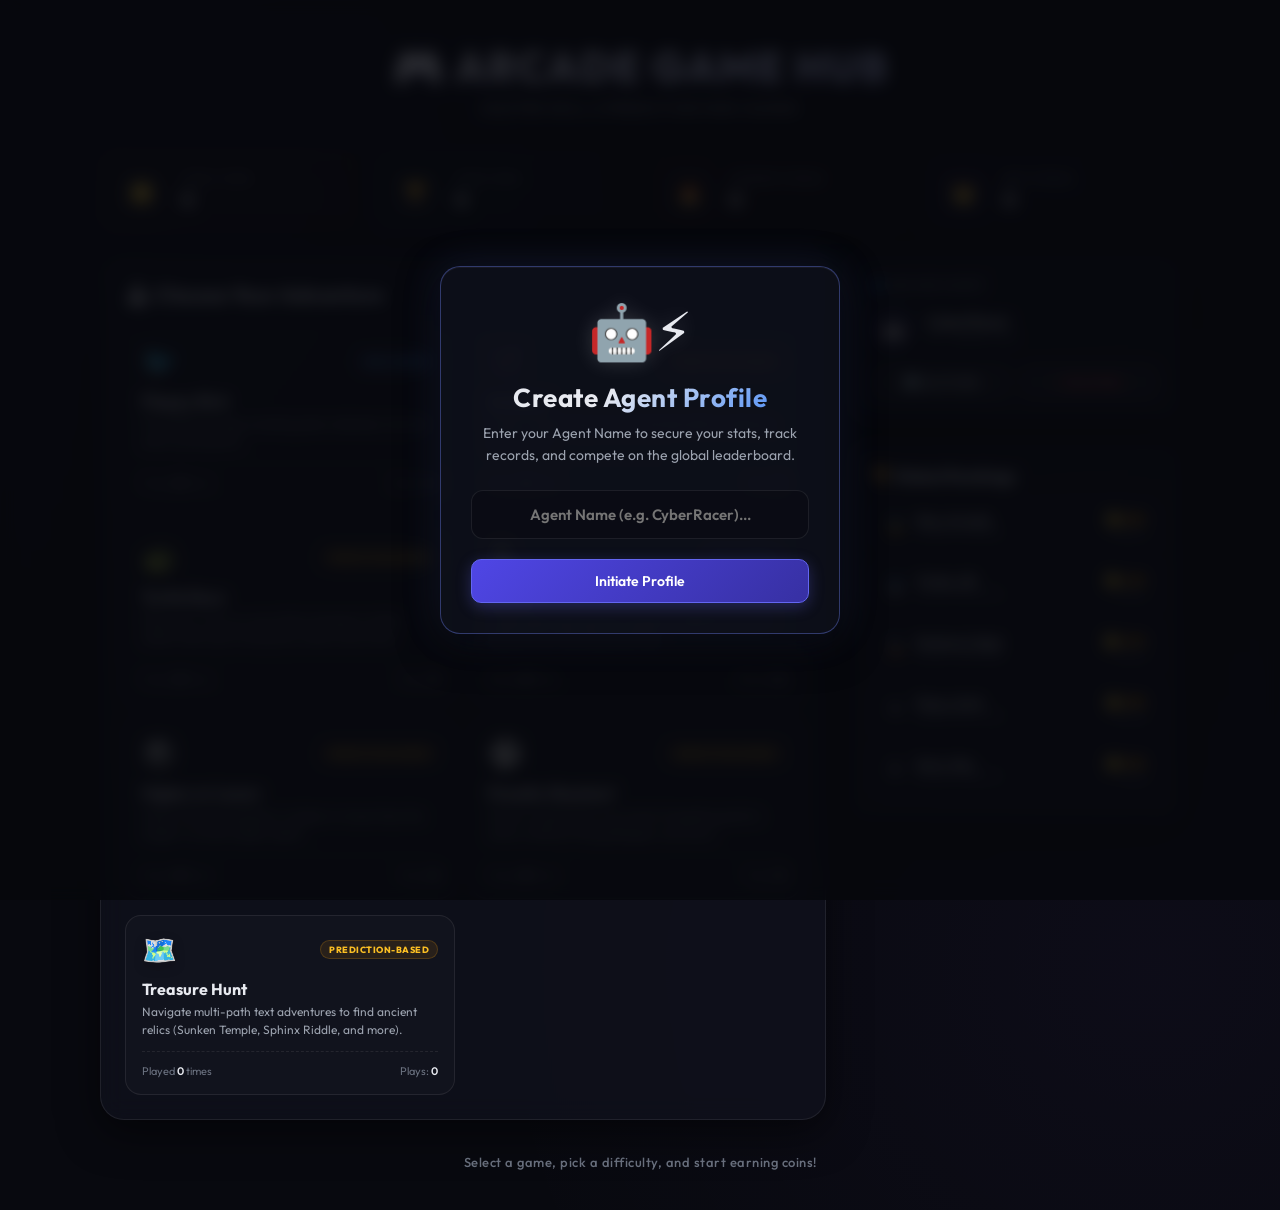
<file: menu.html>
<!DOCTYPE html>
<html>
<head>
    <meta http-equiv="refresh" content="0; url=index.html" />
    <script>
        window.location.replace("index.html");
    </script>
</head>
<body>
    <p>Redirecting to the new Arcade Lobby...</p>
</body>
</html>
</file>
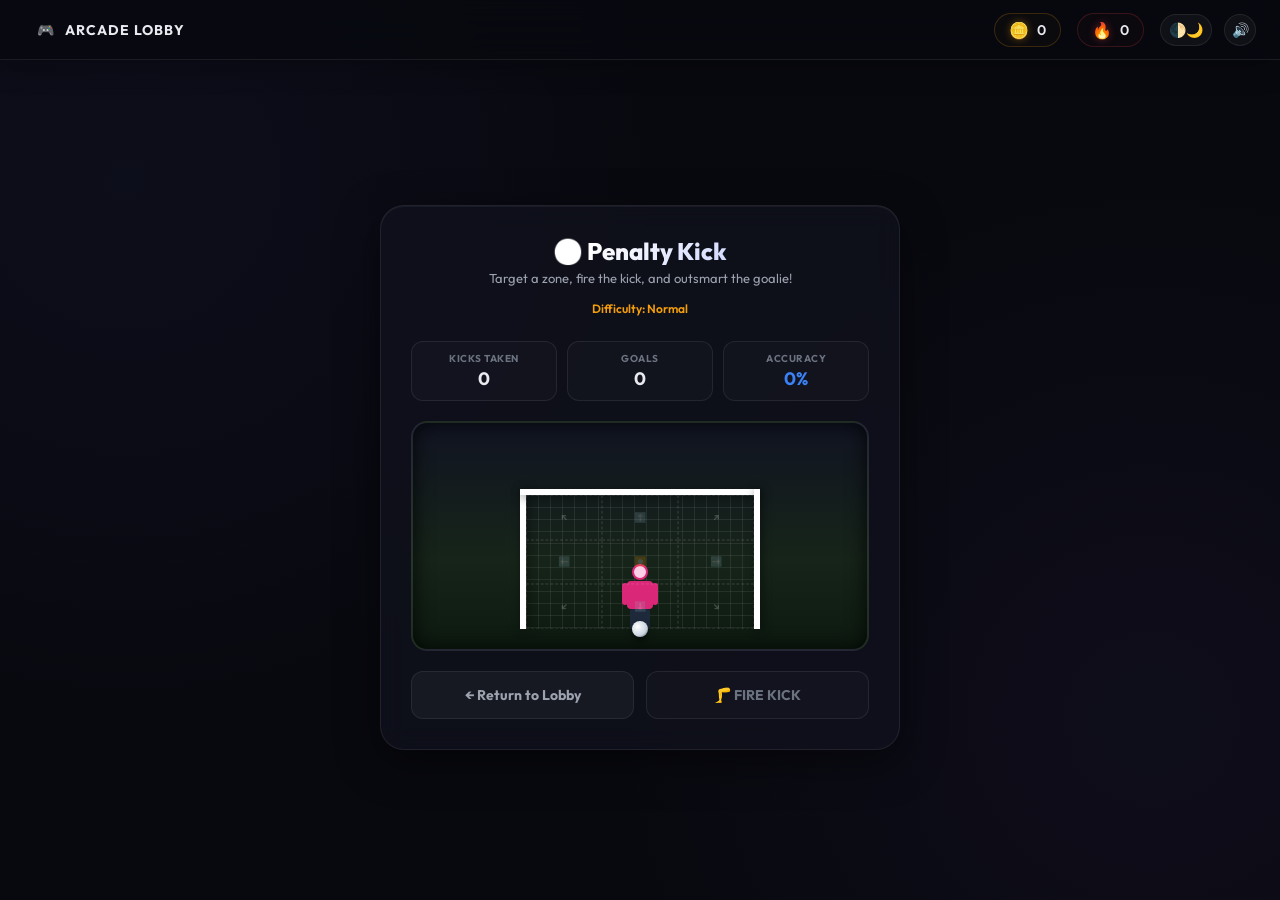
<file: penalty-kick.html>
<!DOCTYPE html>
<html lang="en">
<head>
    <meta charset="UTF-8">
    <meta name="viewport" content="width=device-width, initial-scale=1.0">
    <title>⚽ Penalty Kick - Arcade Game Hub</title>
    <link rel="preconnect" href="https://fonts.googleapis.com">
    <link rel="preconnect" href="https://fonts.gstatic.com" crossorigin>
    <link href="https://fonts.googleapis.com/css2?family=Outfit:wght@400;500;600;700;800&display=swap" rel="stylesheet">
    <link rel="stylesheet" href="game-hub.css">
    <style>
        * {
            margin: 0;
            padding: 0;
            box-sizing: border-box;
        }

        body {
            font-family: 'Outfit', sans-serif;
            background-color: var(--bg-dark);
            color: var(--text-primary);
            min-height: 100vh;
            display: flex;
            justify-content: center;
            align-items: center;
            background-image: 
                radial-gradient(circle at 10% 20%, rgba(99, 102, 241, 0.05) 0%, transparent 40%),
                radial-gradient(circle at 90% 80%, rgba(139, 92, 246, 0.05) 0%, transparent 40%);
            overflow-x: hidden;
            padding: 20px;
        }

        .game-wrapper {
            background: var(--bg-panel);
            border: 1px solid var(--border-subtle);
            border-radius: 24px;
            padding: 30px;
            box-shadow: var(--shadow-premium);
            max-width: 520px;
            width: 100%;
            text-align: center;
            display: flex;
            flex-direction: column;
            gap: 20px;
            backdrop-filter: blur(12px);
            -webkit-backdrop-filter: blur(12px);
        }

        .game-header h2 {
            font-size: 24px;
            font-weight: 800;
            background: linear-gradient(135deg, #ffffff 40%, #a5b4fc 100%);
            -webkit-background-clip: text;
            -webkit-text-fill-color: transparent;
        }

        .game-header p {
            color: var(--text-secondary);
            font-size: 13px;
            margin-top: 4px;
        }

        .difficulty-indicator {
            font-size: 12px;
            font-weight: 600;
            margin: -5px 0 5px 0;
        }

        /* Stats Row */
        .stats-row {
            display: grid;
            grid-template-columns: repeat(3, 1fr);
            gap: 10px;
        }

        .stat-box {
            background: rgba(255, 255, 255, 0.02);
            border: 1px solid var(--border-subtle);
            padding: 10px;
            border-radius: 12px;
            display: flex;
            flex-direction: column;
            align-items: center;
            gap: 2px;
        }

        .stat-label {
            font-size: 10px;
            font-weight: 700;
            color: var(--text-muted);
            text-transform: uppercase;
            letter-spacing: 0.5px;
        }

        .stat-value {
            font-size: 18px;
            font-weight: 700;
            color: var(--text-primary);
        }

        .stat-value.highlight {
            color: var(--neon-blue);
        }

        /* Shootout Goal Canvas Frame */
        .shootout-field {
            background: linear-gradient(to bottom, #111422 0%, #162419 60%, #0d1a10 100%);
            border: 2px solid var(--border-subtle);
            border-radius: 16px;
            height: 230px;
            position: relative;
            box-shadow: inset 0 0 20px rgba(0,0,0,0.8);
            overflow: hidden;
            display: flex;
            align-items: flex-end;
            justify-content: center;
        }

        .goalpost-frame {
            position: relative;
            width: 240px;
            height: 140px;
            display: flex;
            justify-content: center;
            margin-bottom: 20px;
        }

        .post-left, .post-right {
            position: absolute;
            bottom: 0;
            width: 6px;
            height: 100%;
            background: #fff;
            box-shadow: 2px 0 10px rgba(0,0,0,0.5);
            z-index: 10;
        }

        .post-left { left: 0; }
        .post-right { right: 0; }

        .crossbar-top {
            position: absolute;
            top: 0;
            left: 0;
            width: 100%;
            height: 6px;
            background: #fff;
            box-shadow: 0 2px 10px rgba(0,0,0,0.5);
            z-index: 10;
        }

        .goal-net {
            position: absolute;
            top: 6px;
            left: 6px;
            right: 6px;
            bottom: 0;
            background-image: 
                linear-gradient(rgba(255,255,255,0.08) 1px, transparent 1px),
                linear-gradient(90deg, rgba(255,255,255,0.08) 1px, transparent 1px);
            background-size: 12px 12px;
            z-index: 1;
        }

        /* 3x3 Shoot Target Overlay */
        .targeting-grid {
            position: absolute;
            top: 6px;
            left: 6px;
            right: 6px;
            bottom: 0;
            display: grid;
            grid-template-columns: repeat(3, 1fr);
            grid-template-rows: repeat(3, 1fr);
            z-index: 25;
        }

        .target-cell {
            border: 1px dashed rgba(255, 255, 255, 0.08);
            cursor: pointer;
            display: flex;
            align-items: center;
            justify-content: center;
            font-size: 10px;
            font-weight: 700;
            color: rgba(255, 255, 255, 0.2);
            transition: all 0.2s ease;
        }

        .target-cell:hover:not(.disabled) {
            background: rgba(99, 102, 241, 0.15);
            border-color: var(--neon-blue);
            color: #fff;
        }

        .target-cell.selected {
            background: rgba(245, 158, 11, 0.2);
            border: 2px solid var(--neon-gold) !important;
            color: var(--neon-gold);
            text-shadow: 0 0 4px rgba(245, 158, 11, 0.5);
        }

        /* Goalkeeper */
        .gk-keeper {
            position: absolute;
            bottom: 0;
            left: calc(50% - 20px);
            width: 40px;
            height: 65px;
            z-index: 5;
            transition: transform 0.8s cubic-bezier(0.25, 1, 0.5, 1);
        }

        .gk-body {
            position: relative;
            width: 100%;
            height: 100%;
            display: flex;
            flex-direction: column;
            align-items: center;
        }

        .gk-head {
            width: 16px;
            height: 16px;
            background: #fbcfe8;
            border-radius: 50%;
            border: 2.5px solid #db2777;
        }

        .gk-jersey {
            width: 26px;
            height: 28px;
            background: #db2777;
            border-radius: 4px;
            margin-top: 1px;
            position: relative;
        }

        .gk-arm {
            position: absolute;
            top: 2px;
            width: 6px;
            height: 22px;
            background: #db2777;
            border-radius: 3px;
            transition: transform 0.3s;
        }

        .gk-arm.left {
            left: -5px;
            transform-origin: top right;
        }

        .gk-arm.right {
            right: -5px;
            transform-origin: top left;
        }

        .gk-legs {
            width: 20px;
            height: 20px;
            background: #1e293b;
            border-radius: 2px;
        }

        /* Diving arm wiggles */
        .gk-keeper.diving .gk-arm.left { transform: rotate(-100deg); }
        .gk-keeper.diving .gk-arm.right { transform: rotate(100deg); }

        /* Ball */
        .shoot-ball {
            position: absolute;
            bottom: 12px;
            left: calc(50% - 8px);
            width: 16px;
            height: 16px;
            background: radial-gradient(circle at 35% 35%, #fff 0%, #cbd5e1 60%, #475569 100%);
            border-radius: 50%;
            z-index: 15;
            box-shadow: 0 4px 6px rgba(0,0,0,0.6);
            transition: all 0.8s cubic-bezier(0.25, 1, 0.5, 1);
        }

        .action-row {
            display: grid;
            grid-template-columns: 1fr 1fr;
            gap: 12px;
        }

        .btn-action {
            font-family: 'Outfit', sans-serif;
            font-weight: 700;
            padding: 14px;
            border-radius: 12px;
            cursor: pointer;
            border: 1px solid transparent;
            transition: all 0.2s ease;
            text-align: center;
            text-decoration: none;
            font-size: 14px;
        }

        .btn-action.kick {
            background: linear-gradient(135deg, #3b82f6 0%, #1d4ed8 100%);
            color: white;
            border-color: #60a5fa;
            box-shadow: 0 4px 12px rgba(59, 130, 246, 0.25);
        }

        .btn-action.kick:hover:not(:disabled) {
            transform: translateY(-1px);
            box-shadow: 0 6px 16px rgba(59, 130, 246, 0.35);
        }

        .btn-action:disabled {
            background: rgba(255, 255, 255, 0.02);
            border-color: var(--border-subtle);
            color: var(--text-muted);
            box-shadow: none;
            cursor: not-allowed;
        }

        .btn-action.secondary {
            background: rgba(255, 255, 255, 0.04);
            border-color: var(--border-subtle);
            color: var(--text-secondary);
        }

        .btn-action.secondary:hover {
            background: rgba(255, 255, 255, 0.08);
            color: var(--text-primary);
        }
    </style>
</head>
<body>
    <div class="game-wrapper">
        <div class="game-header">
            <h2>⚽ Penalty Kick</h2>
            <p>Target a zone, fire the kick, and outsmart the goalie!</p>
        </div>

        <div class="difficulty-indicator" id="difficultyLabel">Difficulty: Normal</div>

        <div class="stats-row">
            <div class="stat-box">
                <span class="stat-label">Kicks Taken</span>
                <span class="stat-value" id="attempts">0</span>
            </div>
            <div class="stat-box">
                <span class="stat-label">Goals</span>
                <span class="stat-value" id="wins">0</span>
            </div>
            <div class="stat-box">
                <span class="stat-label">Accuracy</span>
                <span class="stat-value highlight" id="accuracy">0%</span>
            </div>
        </div>

        <!-- Racetrack visual -->
        <div class="shootout-field">
            <div class="goalpost-frame" id="goalFrame">
                <div class="post-left"></div>
                <div class="crossbar-top"></div>
                <div class="post-right"></div>
                <div class="goal-net"></div>
                
                <!-- Goalkeeper -->
                <div class="gk-keeper" id="keeper">
                    <div class="gk-body">
                        <div class="gk-head"></div>
                        <div class="gk-jersey">
                            <div class="gk-arm left"></div>
                            <div class="gk-arm right"></div>
                        </div>
                        <div class="gk-legs"></div>
                    </div>
                </div>

                <!-- targeting cells overlay -->
                <div class="targeting-grid" id="netGrid">
                    <!-- Javascript generates cells here -->
                </div>
            </div>

            <!-- Ball -->
            <div class="shoot-ball" id="kickBall"></div>
        </div>

        <div class="action-row">
            <a class="btn-action secondary" href="index.html">← Return to Lobby</a>
            <button class="btn-action kick" id="kickBtn" onclick="kick()" disabled>🦵 FIRE KICK</button>
        </div>
    </div>

    <!-- Shootout Game Over Modal -->
    <div class="hub-modal-overlay" id="shootoutModal">
        <div class="hub-modal-box">
            <div class="hub-modal-icon" id="modalResultIcon">🏆⚽</div>
            <h3 class="hub-modal-title" id="modalResultTitle">Goal scored!</h3>
            <p class="hub-modal-desc" id="modalResultDesc">A beautiful shot hit the back of the net.</p>
            
            <div class="hub-modal-stats">
                <div class="hub-modal-stat">
                    <span class="hub-modal-stat-label">Target Zone</span>
                    <span class="hub-modal-stat-value" id="modalTargetName" style="color: var(--neon-blue);">Top-Left</span>
                </div>
                <div class="hub-modal-stat">
                    <span class="hub-modal-stat-label">Coins Earned</span>
                    <span class="hub-modal-stat-value gold" id="modalCoins">0</span>
                </div>
            </div>

            <div class="hub-modal-buttons">
                <button class="hub-btn hub-btn-secondary" onclick="location.href='index.html'">Lobby</button>
                <button class="hub-btn hub-btn-primary" onclick="closeResultModal(); resetKickBoard();">Next Kick</button>
            </div>
        </div>
    </div>

    <!-- Include Game Hub central script -->
    <script src="game-hub.js"></script>
    <script>
        // 3x3 Shooting grid quadrant directions
        const DIRECTIONS = {
            TL: { name: 'Top Left', emoji: '↖️', gx: -80, gy: -100, x: 'left', y: 'top' },
            TC: { name: 'Top Center', emoji: '⬆️', gx: 0, gy: -110, x: 'center', y: 'top' },
            TR: { name: 'Top Right', emoji: '↗️', gx: 80, gy: -100, x: 'right', y: 'top' },
            ML: { name: 'Mid Left', emoji: '⬅️', gx: -90, gy: -50, x: 'left', y: 'mid' },
            MC: { name: 'Center', emoji: '⏺️', gx: 0, gy: -50, x: 'center', y: 'mid' },
            MR: { name: 'Mid Right', emoji: '➡️', gx: 90, gy: -50, x: 'right', y: 'mid' },
            BL: { name: 'Bottom Left', emoji: '↙️', gx: -80, gy: 0, x: 'left', y: 'bottom' },
            BC: { name: 'Bottom Center', emoji: '⬇️', gx: 0, gy: 0, x: 'center', y: 'bottom' },
            BR: { name: 'Bottom Right', emoji: '↘️', gx: 80, gy: 0, x: 'right', y: 'bottom' }
        };

        // Read difficulty configuration
        const difficulty = window.gameHub.getDifficulty();
        document.getElementById('difficultyLabel').textContent = `Difficulty: ${difficulty.charAt(0).toUpperCase() + difficulty.slice(1)}`;
        if (difficulty === 'easy') {
            document.getElementById('difficultyLabel').style.color = 'var(--neon-green)';
        } else if (difficulty === 'hard') {
            document.getElementById('difficultyLabel').style.color = 'var(--neon-red)';
        } else {
            document.getElementById('difficultyLabel').style.color = 'var(--neon-gold)';
        }

        const DIFFICULTY_CONFIG = {
            easy: { winChance: 0.50, baseCoins: 10 },
            normal: { winChance: 0.30, baseCoins: 20 },
            hard: { winChance: 0.11, baseCoins: 40 }
        }[difficulty];

        let selectedZone = null;
        let attempts = 0;
        let wins = 0;
        let isShooting = false;

        function renderNetGrid() {
            const netGrid = document.getElementById('netGrid');
            netGrid.innerHTML = '';
            
            // Render in 3x3 layout
            Object.entries(DIRECTIONS).forEach(([key, dir]) => {
                const cell = document.createElement('div');
                cell.className = 'target-cell';
                cell.dataset.id = key;
                cell.textContent = dir.emoji;
                cell.addEventListener('click', () => selectShootZone(key));
                netGrid.appendChild(cell);
            });
        }

        function selectShootZone(key) {
            if (isShooting) return;
            window.gameHub.playClick();
            selectedZone = key;

            document.querySelectorAll('.target-cell').forEach(cell => {
                cell.classList.remove('selected');
                if (cell.dataset.id === key) {
                    cell.classList.add('selected');
                }
            });

            document.getElementById('kickBtn').disabled = false;
        }

        function kick() {
            if (!selectedZone || isShooting) return;
            isShooting = true;
            attempts++;
            document.getElementById('attempts').textContent = attempts;
            
            // Disable actions
            document.getElementById('kickBtn').disabled = true;
            document.querySelectorAll('.target-cell').forEach(c => c.classList.add('disabled'));

            // Determine outcome (won means goal score, lost means goalie saves it)
            const won = Math.random() < DIFFICULTY_CONFIG.winChance;
            
            // Goalkeeper dive direction
            let gkDiveZone = selectedZone; // default save
            if (won) {
                // Pick a different zone for keeper to dive to
                const otherZones = Object.keys(DIRECTIONS).filter(z => z !== selectedZone);
                gkDiveZone = otherZones[Math.floor(Math.random() * otherZones.length)];
            }

            // Animate goalkeeper diving
            const gk = document.getElementById('keeper');
            const keeperTarget = DIRECTIONS[gkDiveZone];
            gk.classList.add('diving');
            
            // Apply coordinates transforms
            const diveRotate = keeperTarget.gx > 0 ? '40deg' : keeperTarget.gx < 0 ? '-40deg' : '0deg';
            gk.style.transform = `translate(${keeperTarget.gx}px, ${keeperTarget.gy}px) rotate(${diveRotate})`;

            // Animate Ball
            const ball = document.getElementById('kickBall');
            const ballTarget = DIRECTIONS[selectedZone];
            
            // Translate ball to center of selected goal mouth cell
            const ballX = ballTarget.gx;
            const ballY = ballTarget.gy - 80; // offset vertical for baseline height
            
            // Sound beep
            window.gameHub.playTone(550, 0.08, 'triangle', 0.1);

            setTimeout(() => {
                ball.style.transform = `translate(${ballX}px, ${ballY}px) scale(0.6)`;
                ball.style.boxShadow = '0 1px 2px rgba(0,0,0,0.3)';
            }, 50);

            // Wait for animation to finish
            setTimeout(() => {
                finishPenalty(won);
            }, 850);
        }

        function finishPenalty(won) {
            let coinsEarned = 0;
            if (won) {
                wins++;
                coinsEarned = DIFFICULTY_CONFIG.baseCoins;
                window.gameHub.recordWin('penalty', coinsEarned);
                window.gameHub.playWin();
                
                document.getElementById('modalResultTitle').textContent = 'Goal scored!';
                document.getElementById('modalResultIcon').textContent = '🏆⚽🎉';
                document.getElementById('modalResultDesc').textContent = 'Sleek strike! You hit the target and beat the goalkeeper!';
            } else {
                window.gameHub.recordLoss();
                window.gameHub.playTone(250, 0.35, 'sawtooth', 0.1);
                
                document.getElementById('modalResultTitle').textContent = 'Saved!';
                document.getElementById('modalResultIcon').textContent = '🥅🧤';
                document.getElementById('modalResultDesc').textContent = 'The goalkeeper guessed correctly and blocked your shot.';
            }

            // Update stats layout
            document.getElementById('wins').textContent = wins;
            document.getElementById('accuracy').textContent = Math.round((wins / attempts) * 100) + '%';

            // Open Modal
            document.getElementById('modalTargetName').textContent = DIRECTIONS[selectedZone].name;
            document.getElementById('modalCoins').textContent = coinsEarned;
            
            document.getElementById('shootoutModal').classList.add('active');
        }

        function closeResultModal() {
            document.getElementById('shootoutModal').classList.remove('active');
        }

        function resetKickBoard() {
            selectedZone = null;
            isShooting = false;
            
            // Restore buttons
            document.querySelectorAll('.target-cell').forEach(c => {
                c.classList.remove('selected', 'disabled');
            });
            document.getElementById('kickBtn').disabled = true;

            // Reset keeper position
            const gk = document.getElementById('keeper');
            gk.classList.remove('diving');
            gk.style.transform = 'none';

            // Reset ball position
            const ball = document.getElementById('kickBall');
            ball.style.transform = 'none';
            ball.style.boxShadow = '0 4px 6px rgba(0,0,0,0.6)';
        }

        // Initialize board
        function initGame() {
            renderNetGrid();
        }

        if (document.readyState === 'loading') {
            document.addEventListener('DOMContentLoaded', initGame);
        } else {
            initGame();
        }
    </script>
</body>
</html>
</file>
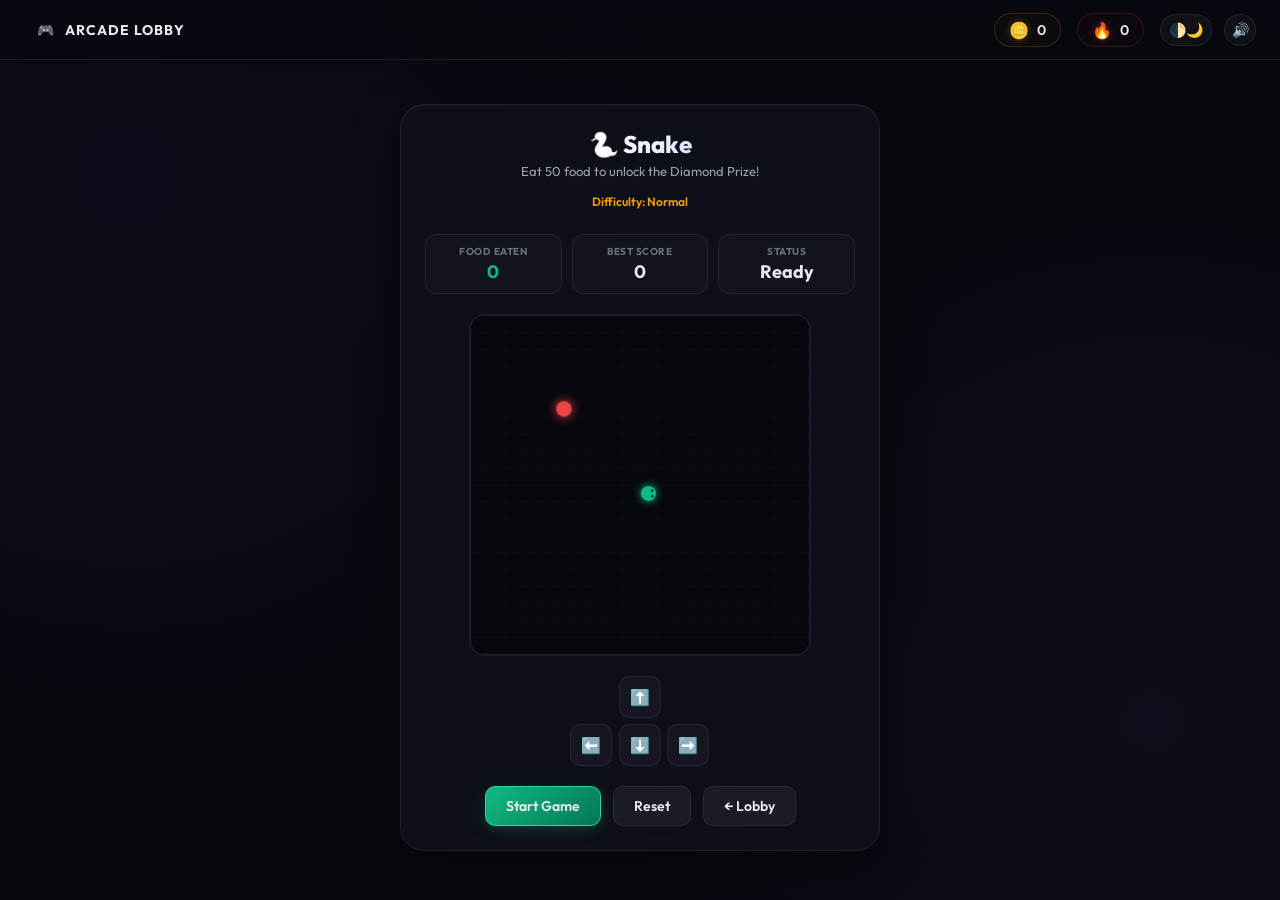
<file: snake.html>
<!DOCTYPE html>
<html lang="en">
<head>
    <meta charset="UTF-8">
    <meta name="viewport" content="width=device-width, initial-scale=1.0">
    <title>🐍 Snake - Arcade Game Hub</title>
    <link rel="preconnect" href="https://fonts.googleapis.com">
    <link rel="preconnect" href="https://fonts.gstatic.com" crossorigin>
    <link href="https://fonts.googleapis.com/css2?family=Outfit:wght@400;500;600;700;800&display=swap" rel="stylesheet">
    <link rel="stylesheet" href="game-hub.css">
    <style>
        * {
            margin: 0;
            padding: 0;
            box-sizing: border-box;
        }

        body {
            font-family: 'Outfit', sans-serif;
            background-color: var(--bg-dark);
            color: var(--text-primary);
            min-height: 100vh;
            display: flex;
            justify-content: center;
            align-items: center;
            background-image: 
                radial-gradient(circle at 10% 20%, rgba(99, 102, 241, 0.05) 0%, transparent 40%),
                radial-gradient(circle at 90% 80%, rgba(139, 92, 246, 0.05) 0%, transparent 40%);
            overflow: hidden;
            padding: 20px;
        }

        .game-wrapper {
            background: var(--bg-panel);
            border: 1px solid var(--border-subtle);
            border-radius: 24px;
            padding: 24px;
            box-shadow: var(--shadow-premium);
            max-width: 480px;
            width: 100%;
            display: flex;
            flex-direction: column;
            gap: 20px;
            backdrop-filter: blur(12px);
            -webkit-backdrop-filter: blur(12px);
            text-align: center;
        }

        .game-header h2 {
            font-size: 24px;
            font-weight: 800;
            background: linear-gradient(135deg, #ffffff 40%, #a5b4fc 100%);
            -webkit-background-clip: text;
            -webkit-text-fill-color: transparent;
        }

        .game-header p {
            color: var(--text-secondary);
            font-size: 13px;
            margin-top: 4px;
        }

        .difficulty-indicator {
            font-size: 12px;
            font-weight: 600;
            margin: -5px 0 5px 0;
        }

        /* Stats Row */
        .stats-row {
            display: grid;
            grid-template-columns: repeat(3, 1fr);
            gap: 10px;
        }

        .stat-box {
            background: rgba(255, 255, 255, 0.02);
            border: 1px solid var(--border-subtle);
            padding: 10px;
            border-radius: 12px;
            display: flex;
            flex-direction: column;
            align-items: center;
            gap: 2px;
        }

        .stat-label {
            font-size: 10px;
            font-weight: 700;
            color: var(--text-muted);
            text-transform: uppercase;
            letter-spacing: 0.5px;
        }

        .stat-value {
            font-size: 18px;
            font-weight: 700;
            color: var(--text-primary);
        }

        .stat-value.highlight {
            color: var(--neon-green);
        }

        #gameCanvas {
            border: 2px solid var(--border-subtle);
            border-radius: 16px;
            background: #090a12;
            box-shadow: inset 0 0 15px rgba(0, 0, 0, 0.8);
            display: block;
            margin: 0 auto;
            max-width: 100%;
            height: auto;
            aspect-ratio: 1 / 1;
            max-height: 38vh; /* Scale canvas vertically to leave space for controls */
        }

        /* Mobile Controls */
        .virtual-controls {
            display: grid;
            grid-template-columns: repeat(3, 1fr);
            gap: 6px;
            width: 140px;
            margin: 0 auto;
        }

        .btn-ctrl {
            background: rgba(255, 255, 255, 0.03);
            border: 1px solid var(--border-subtle);
            color: var(--text-primary);
            border-radius: 10px;
            width: 42px;
            height: 42px;
            font-size: 16px;
            cursor: pointer;
            display: flex;
            align-items: center;
            justify-content: center;
            transition: all 0.2s;
        }

        /* Mobile layout overrides for short/small screens */
        @media (max-height: 740px) or (max-width: 480px) {
            body {
                padding: 10px;
            }
            .game-wrapper {
                padding: 12px;
                gap: 10px;
                border-radius: 16px;
            }
            .game-header h2 {
                font-size: 20px;
            }
            .stats-row {
                gap: 6px;
            }
            .stat-box {
                padding: 6px;
            }
            .virtual-controls {
                gap: 4px;
                width: 120px;
            }
            .btn-ctrl {
                width: 36px;
                height: 36px;
                font-size: 14px;
            }
        }

        .btn-ctrl:hover {
            background: rgba(255, 255, 255, 0.08);
            border-color: rgba(255, 255, 255, 0.15);
        }

        .action-row {
            display: flex;
            gap: 12px;
            justify-content: center;
        }

        .btn-action {
            font-family: 'Outfit', sans-serif;
            font-size: 14px;
            font-weight: 600;
            padding: 10px 20px;
            border-radius: 10px;
            cursor: pointer;
            border: 1px solid transparent;
            transition: all 0.2s ease;
            text-decoration: none;
            display: flex;
            align-items: center;
            gap: 8px;
            color: var(--text-primary);
            background: rgba(255, 255, 255, 0.05);
            border-color: var(--border-subtle);
        }

        .btn-action:hover {
            background: rgba(255, 255, 255, 0.1);
            transform: translateY(-1px);
        }

        .btn-action.primary {
            background: linear-gradient(135deg, #10b981 0%, #047857 100%);
            border-color: #34d399;
            box-shadow: 0 4px 12px rgba(16, 185, 129, 0.25);
        }

        .btn-action.primary:hover {
            box-shadow: 0 6px 16px rgba(16, 185, 129, 0.35);
        }
    </style>
</head>
<body>
    <div class="game-wrapper">
        <div class="game-header">
            <h2>🐍 Snake</h2>
            <p>Eat 50 food to unlock the Diamond Prize!</p>
        </div>

        <div class="difficulty-indicator" id="difficultyLabel">Difficulty: Normal</div>

        <div class="stats-row">
            <div class="stat-box">
                <span class="stat-label">Food Eaten</span>
                <span class="stat-value highlight" id="score">0</span>
            </div>
            <div class="stat-box">
                <span class="stat-label">Best Score</span>
                <span class="stat-value" id="bestScore">0</span>
            </div>
            <div class="stat-box">
                <span class="stat-label">Status</span>
                <span class="stat-value" id="status">Ready</span>
            </div>
        </div>

        <canvas id="gameCanvas" width="360" height="360"></canvas>

        <div class="virtual-controls">
            <div></div>
            <button class="btn-ctrl" onclick="changeDirection('UP')">⬆️</button>
            <div></div>
            <button class="btn-ctrl" onclick="changeDirection('LEFT')">⬅️</button>
            <button class="btn-ctrl" onclick="changeDirection('DOWN')">⬇️</button>
            <button class="btn-ctrl" onclick="changeDirection('RIGHT')">➡️</button>
        </div>

        <div class="action-row">
            <button class="btn-action primary" id="startBtn" onclick="startGame()">Start Game</button>
            <button class="btn-action" id="restartBtn" onclick="restartGame()">Reset</button>
            <a class="btn-action" href="index.html">← Lobby</a>
        </div>
    </div>

    <!-- Payout Modal -->
    <div class="hub-modal-overlay" id="snakeResultModal">
        <div class="hub-modal-box">
            <div class="hub-modal-icon" id="modalResultIcon">🏆🐍</div>
            <h3 class="hub-modal-title" id="modalResultTitle">Game Over!</h3>
            <p class="hub-modal-desc" id="modalResultDesc">Your snake hit a barrier or itself.</p>
            
            <div class="hub-modal-stats">
                <div class="hub-modal-stat">
                    <span class="hub-modal-stat-label">Food Eaten</span>
                    <span class="hub-modal-stat-value highlight" id="modalScore">0</span>
                </div>
                <div class="hub-modal-stat">
                    <span class="hub-modal-stat-label">Coins Earned</span>
                    <span class="hub-modal-stat-value gold" id="modalCoins">0</span>
                </div>
            </div>

            <div class="hub-modal-buttons">
                <button class="hub-btn hub-btn-secondary" onclick="location.href='index.html'">Lobby</button>
                <button class="hub-btn hub-btn-primary" onclick="closeResultModal(); startGame();">Play Again</button>
            </div>
        </div>
    </div>

    <!-- Include Game Hub central script -->
    <script src="game-hub.js"></script>
    <script>
        const canvas = document.getElementById('gameCanvas');
        const ctx = canvas.getContext('2d');

        // Read difficulty configuration
        const difficulty = window.gameHub.getDifficulty();
        document.getElementById('difficultyLabel').textContent = `Difficulty: ${difficulty.charAt(0).toUpperCase() + difficulty.slice(1)}`;
        if (difficulty === 'easy') {
            document.getElementById('difficultyLabel').style.color = 'var(--neon-green)';
        } else if (difficulty === 'hard') {
            document.getElementById('difficultyLabel').style.color = 'var(--neon-red)';
        } else {
            document.getElementById('difficultyLabel').style.color = 'var(--neon-gold)';
        }

        const DIFFICULTY_CONFIG = {
            easy: { speed: 110, wrap: true, obstacles: false, coinsPerTen: 5 },
            normal: { speed: 80, wrap: false, obstacles: false, coinsPerTen: 15 },
            hard: { speed: 55, wrap: false, obstacles: true, coinsPerTen: 30 }
        }[difficulty];

        const gridSize = 18; // 18 * 20 = 360px
        const cells = canvas.width / gridSize; // 20x20 grid

        let snake = [{ x: 10, y: 10 }];
        let food = { x: 5, y: 5 };
        let obstacles = [];
        let direction = 'RIGHT';
        let nextDirection = 'RIGHT';
        let score = 0;
        let bestScore = window.gameHub.stats.bestScores.snake || 0;
        let gameRunning = false;
        let gameOver = false;
        let eatEffectParticles = [];
        let floatingScores = [];

        document.getElementById('bestScore').textContent = bestScore;

        class Particle {
            constructor(x, y, color) {
                this.x = x * gridSize + gridSize/2;
                this.y = y * gridSize + gridSize/2;
                this.vx = (Math.random() - 0.5) * 4;
                this.vy = (Math.random() - 0.5) * 4;
                this.size = Math.random() * 3 + 1;
                this.alpha = 1;
                this.decay = Math.random() * 0.04 + 0.03;
                this.color = color || '#10b981';
            }
            update() {
                this.x += this.vx;
                this.y += this.vy;
                this.alpha -= this.decay;
            }
            draw() {
                ctx.save();
                ctx.globalAlpha = this.alpha;
                ctx.fillStyle = this.color;
                ctx.beginPath();
                ctx.arc(this.x, this.y, this.size, 0, Math.PI*2);
                ctx.fill();
                ctx.restore();
            }
        }

        function generateObstacles() {
            obstacles = [];
            if (DIFFICULTY_CONFIG.obstacles) {
                // Spawn 4 concrete barriers in corners (x: 4..15)
                obstacles = [
                    { x: 4, y: 4 }, { x: 4, y: 5 }, { x: 5, y: 4 },
                    { x: 15, y: 4 }, { x: 15, y: 5 }, { x: 14, y: 4 },
                    { x: 4, y: 15 }, { x: 4, y: 14 }, { x: 5, y: 15 },
                    { x: 15, y: 15 }, { x: 15, y: 14 }, { x: 14, y: 15 }
                ];
            }
        }

        function generateFood() {
            let valid = false;
            let tempFood = {};
            while (!valid) {
                tempFood = {
                    x: Math.floor(Math.random() * cells),
                    y: Math.floor(Math.random() * cells)
                };
                // Ensure food is not inside snake or obstacles
                valid = true;
                for (let seg of snake) {
                    if (seg.x === tempFood.x && seg.y === tempFood.y) valid = false;
                }
                for (let obs of obstacles) {
                    if (obs.x === tempFood.x && obs.y === tempFood.y) valid = false;
                }
            }
            food = tempFood;
        }

        function changeDirection(dir) {
            if (['UP', 'DOWN'].includes(dir) && !['UP', 'DOWN'].includes(direction)) nextDirection = dir;
            if (['LEFT', 'RIGHT'].includes(dir) && !['LEFT', 'RIGHT'].includes(direction)) nextDirection = dir;
        }

        function drawGridBackground() {
            ctx.fillStyle = '#07080d';
            ctx.fillRect(0, 0, canvas.width, canvas.height);

            // Draw grid guidelines
            ctx.strokeStyle = 'rgba(99, 102, 241, 0.04)';
            ctx.lineWidth = 1;
            for (let i = 0; i <= cells; i++) {
                ctx.beginPath();
                ctx.moveTo(i * gridSize, 0);
                ctx.lineTo(i * gridSize, canvas.height);
                ctx.stroke();
                ctx.beginPath();
                ctx.moveTo(0, i * gridSize);
                ctx.lineTo(canvas.width, i * gridSize);
                ctx.stroke();
            }
        }

        function draw() {
            drawGridBackground();

            // Draw Obstacles (glowing grey blocks)
            obstacles.forEach(obs => {
                ctx.save();
                ctx.fillStyle = '#475569';
                ctx.strokeStyle = '#ef4444'; // glowing border
                ctx.lineWidth = 1.5;
                ctx.shadowColor = '#ef4444';
                ctx.shadowBlur = 4;
                ctx.fillRect(obs.x * gridSize + 2, obs.y * gridSize + 2, gridSize - 4, gridSize - 4);
                ctx.strokeRect(obs.x * gridSize + 2, obs.y * gridSize + 2, gridSize - 4, gridSize - 4);
                ctx.restore();
            });

            // Draw Snake
            snake.forEach((segment, index) => {
                ctx.save();
                const isHead = index === 0;
                
                // Color gradient (fades to dark green)
                const alpha = Math.max(0.3, 1 - (index / snake.length) * 0.7);
                ctx.fillStyle = isHead ? '#10b981' : `rgba(16, 185, 129, ${alpha})`;
                
                if (isHead) {
                    ctx.shadowColor = '#10b981';
                    ctx.shadowBlur = 10;
                }
                
                // Draw rounded circles
                ctx.beginPath();
                ctx.arc(
                    segment.x * gridSize + gridSize / 2, 
                    segment.y * gridSize + gridSize / 2, 
                    gridSize / 2 - 1, 
                    0, 
                    Math.PI * 2
                );
                ctx.fill();

                // Cybernetic eyes on head
                if (isHead) {
                    ctx.shadowBlur = 0;
                    ctx.fillStyle = '#000000';
                    // Draw tiny dots depending on direction
                    const headX = segment.x * gridSize + gridSize/2;
                    const headY = segment.y * gridSize + gridSize/2;
                    if (direction === 'RIGHT' || direction === 'LEFT') {
                        ctx.fillRect(headX + (direction==='RIGHT'?3:-5), headY - 4, 2, 2);
                        ctx.fillRect(headX + (direction==='RIGHT'?3:-5), headY + 2, 2, 2);
                    } else {
                        ctx.fillRect(headX - 4, headY + (direction==='DOWN'?3:-5), 2, 2);
                        ctx.fillRect(headX + 2, headY + (direction==='DOWN'?3:-5), 2, 2);
                    }
                }
                ctx.restore();
            });

            // Draw Food (breathing scale star/cherry)
            ctx.save();
            ctx.shadowColor = '#ef4444';
            ctx.shadowBlur = 12;
            ctx.fillStyle = '#ef4444';
            
            const scale = 1 + Math.sin(Date.now() * 0.01) * 0.15;
            ctx.beginPath();
            ctx.arc(
                food.x * gridSize + gridSize / 2, 
                food.y * gridSize + gridSize / 2, 
                (gridSize / 2.5) * scale, 
                0, 
                Math.PI * 2
            );
            ctx.fill();
            ctx.restore();

            // Draw Particles
            eatEffectParticles.forEach(p => p.draw());

            // Draw floating scores (+1 popup)
            ctx.save();
            ctx.font = 'bold 12px Outfit';
            ctx.textAlign = 'center';
            floatingScores.forEach((fs, idx) => {
                ctx.fillStyle = fs.color || '#10b981';
                ctx.fillText(fs.text || '+10 PTS', fs.x, fs.y);
                fs.y -= 0.8;
                fs.alpha -= 0.03;
                if (fs.alpha <= 0) floatingScores.splice(idx, 1);
            });
            ctx.restore();
        }

        function update() {
            direction = nextDirection;
            const head = { ...snake[0] };

            if (direction === 'UP') head.y--;
            if (direction === 'DOWN') head.y++;
            if (direction === 'LEFT') head.x--;
            if (direction === 'RIGHT') head.x++;

            // Edge checks depending on grid wrap config
            if (DIFFICULTY_CONFIG.wrap) {
                if (head.x < 0) head.x = cells - 1;
                if (head.x >= cells) head.x = 0;
                if (head.y < 0) head.y = cells - 1;
                if (head.y >= cells) head.y = 0;
            } else {
                if (head.x < 0 || head.x >= cells || head.y < 0 || head.y >= cells) {
                    endGame();
                    return;
                }
            }

            // Self collision check
            for (let segment of snake) {
                if (head.x === segment.x && head.y === segment.y) {
                    endGame();
                    return;
                }
            }

            // Obstacle collision check
            for (let obs of obstacles) {
                if (head.x === obs.x && head.y === obs.y) {
                    endGame();
                    return;
                }
            }

            // Move snake forward
            snake.unshift(head);

            // Check food eat
            if (head.x === food.x && head.y === food.y) {
                const dodgeChance = { easy: 0.15, normal: 0.45, hard: 0.80 }[difficulty];
                if (Math.random() < dodgeChance) {
                    // Slide up sound tone for dodge
                    window.gameHub.playTone(700, 0.12, 'triangle', 0.15);
                    setTimeout(() => {
                        window.gameHub.playTone(900, 0.12, 'triangle', 0.1);
                    }, 50);

                    // Add float animation for dodge
                    floatingScores.push({
                        x: food.x * gridSize + gridSize/2,
                        y: food.y * gridSize,
                        text: 'DODGED!',
                        color: '#f59e0b',
                        alpha: 1
                    });

                    // Spawn neon gold particles
                    for(let i=0; i<8; i++) {
                        eatEffectParticles.push(new Particle(food.x, food.y, '#f59e0b'));
                    }

                    // Move food to random empty cell
                    generateFood();

                    // Pop tail segment since we didn't eat it!
                    snake.pop();
                } else {
                    score += 10;
                    document.getElementById('score').textContent = score;
                    
                    // Sound beep
                    window.gameHub.playTone(1100, 0.06, 'sine', 0.08);

                    // Add float animation
                    floatingScores.push({ 
                        x: food.x * gridSize + gridSize/2, 
                        y: food.y * gridSize, 
                        text: '+10 PTS',
                        color: '#10b981',
                        alpha: 1 
                    });

                    // Spawn neon bursts
                    for(let i=0; i<10; i++) {
                        eatEffectParticles.push(new Particle(food.x, food.y, '#10b981'));
                    }

                    // Check Diamond prize win target
                    if (score >= 500) { // e.g. 50 food * 10 pts
                        handlePrizeWin();
                        return;
                    }
                    
                    generateFood();
                }
            } else {
                snake.pop();
            }

            // Update particle physics
            eatEffectParticles.forEach(p => p.update());
            eatEffectParticles = eatEffectParticles.filter(p => p.alpha > 0);
        }

        function handlePrizeWin() {
            gameRunning = false;
            
            // Record win in stats
            const coinsEarned = score * (DIFFICULTY_CONFIG.coinsPerTen / 10);
            window.gameHub.recordWin('snake', coinsEarned);
            
            document.getElementById('modalResultTitle').textContent = '🏆 Diamond Champion!';
            document.getElementById('modalResultIcon').textContent = '💎🐍👑';
            document.getElementById('modalResultDesc').textContent = 'Incredible! You reached 50 food points and claimed the legendary Diamond Prize!';
            
            document.getElementById('modalScore').textContent = `${score/10} Food`;
            document.getElementById('modalCoins').textContent = coinsEarned;
            
            setTimeout(() => {
                document.getElementById('snakeResultModal').classList.add('active');
            }, 600);
        }

        function endGame() {
            gameRunning = false;
            gameOver = true;
            
            window.gameHub.playLose();
            document.getElementById('status').textContent = 'Crash!';

            // Calculate coins earned
            const coinsEarned = Math.floor((score / 10) * DIFFICULTY_CONFIG.coinsPerTen);
            
            // Save best score if beaten
            let isNewBest = window.gameHub.recordBestScore('snake', score / 10);
            if (isNewBest) {
                bestScore = score / 10;
                document.getElementById('bestScore').textContent = bestScore;
            }

            // Streak updates
            if (score >= 150) { // eating 15 food is considered a win
                window.gameHub.recordWin('snake', coinsEarned);
                document.getElementById('modalResultTitle').textContent = 'Victory Streak!';
                document.getElementById('modalResultIcon').textContent = '🏆🐍';
                document.getElementById('modalResultDesc').textContent = `Solid run! You successfully secured the win streak requirements on ${difficulty}!`;
            } else {
                window.gameHub.recordLoss();
                window.gameHub.addCoins(coinsEarned); // still payout coins
                document.getElementById('modalResultTitle').textContent = 'Game Over';
                document.getElementById('modalResultIcon').textContent = '🐍💥';
                document.getElementById('modalResultDesc').textContent = `Your snake crashed! Eat 15 food to maintain a win streak. Play on Hard for 3x coin multipliers.`;
            }

            document.getElementById('modalScore').textContent = `${score/10} Food`;
            document.getElementById('modalCoins').textContent = coinsEarned;

            setTimeout(() => {
                document.getElementById('snakeResultModal').classList.add('active');
            }, 800);
        }

        function closeResultModal() {
            document.getElementById('snakeResultModal').classList.remove('active');
        }

        function startGame() {
            if (gameRunning) return;
            window.gameHub.playClick();
            
            gameRunning = true;
            gameOver = false;
            score = 0;
            snake = [{ x: 10, y: 10 }];
            direction = 'RIGHT';
            nextDirection = 'RIGHT';
            eatEffectParticles = [];
            floatingScores = [];
            
            generateObstacles();
            generateFood();
            
            document.getElementById('score').textContent = '0';
            document.getElementById('status').textContent = 'Playing';
            document.getElementById('startBtn').style.display = 'none';
            
            gameLoop();
        }

        function restartGame() {
            gameRunning = false;
            gameOver = false;
            score = 0;
            snake = [{ x: 10, y: 10 }];
            direction = 'RIGHT';
            nextDirection = 'RIGHT';
            eatEffectParticles = [];
            floatingScores = [];
            
            document.getElementById('score').textContent = '0';
            document.getElementById('status').textContent = 'Ready';
            document.getElementById('startBtn').style.display = 'inline-flex';
            
            closeResultModal();
            draw();
        }

        function gameLoop() {
            if (gameRunning) {
                update();
                draw();
                setTimeout(gameLoop, DIFFICULTY_CONFIG.speed);
            } else {
                // render explosion particles to fade out
                if (eatEffectParticles.length > 0) {
                    draw();
                    eatEffectParticles.forEach(p => p.update());
                    requestAnimationFrame(gameLoop);
                } else {
                    draw();
                }
            }
        }

        // Event listeners
        document.addEventListener('keydown', (e) => {
            if (['ArrowUp', 'w', 'W'].includes(e.key)) { e.preventDefault(); changeDirection('UP'); }
            if (['ArrowDown', 's', 'S'].includes(e.key)) { e.preventDefault(); changeDirection('DOWN'); }
            if (['ArrowLeft', 'a', 'A'].includes(e.key)) { e.preventDefault(); changeDirection('LEFT'); }
            if (['ArrowRight', 'd', 'D'].includes(e.key)) { e.preventDefault(); changeDirection('RIGHT'); }
            if (e.key === ' ' && !gameRunning && !gameOver) { startGame(); }
        });

        // Initialize board
        draw();
        document.getElementById('status').textContent = 'Ready';
    </script>
</body>
</html>
</file>
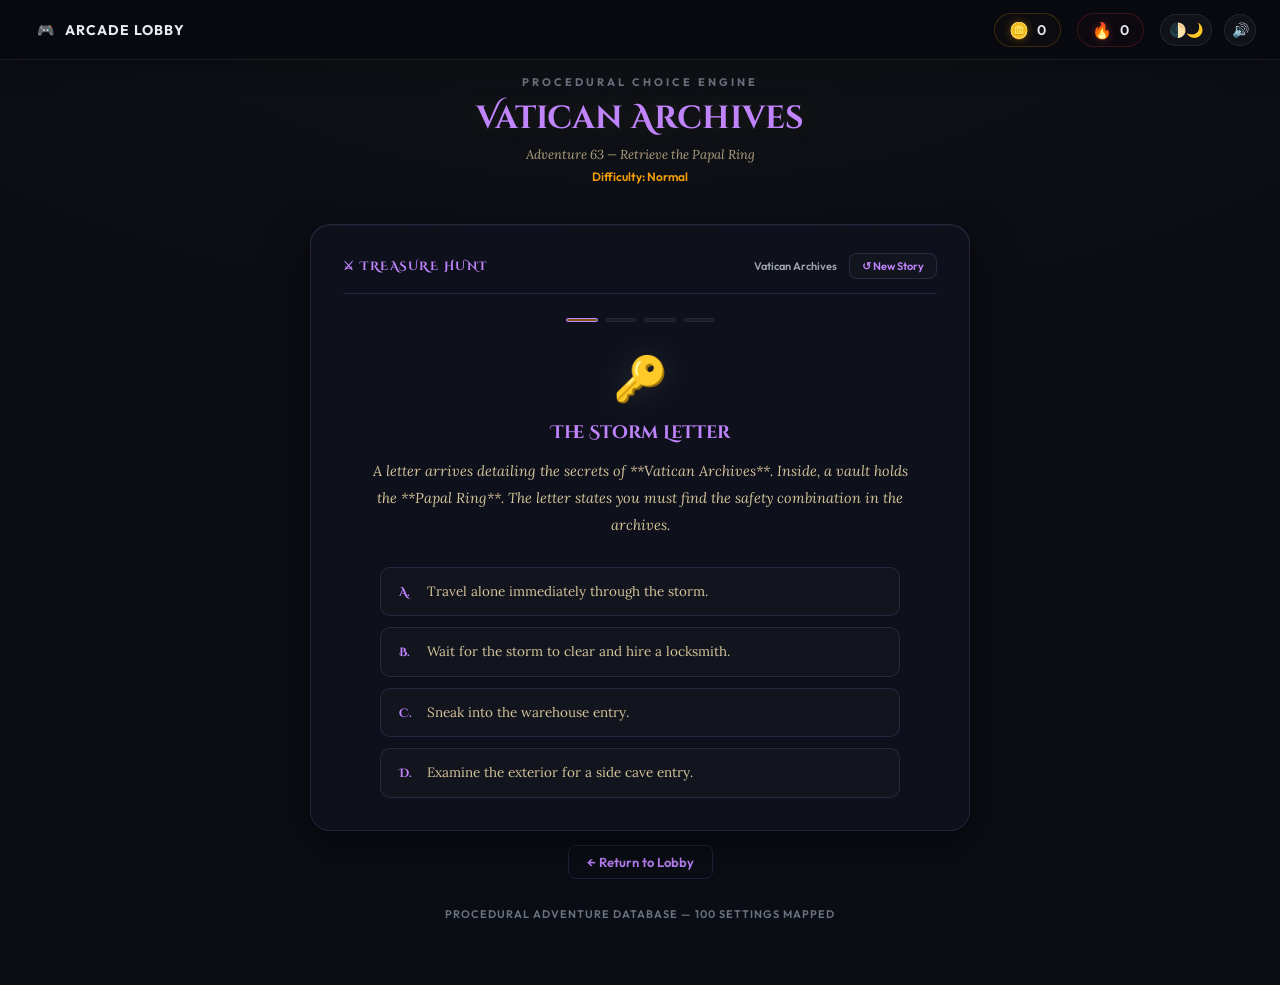
<file: treasure-hunt.html>
<!DOCTYPE html>
<html lang="en">
<head>
  <meta charset="UTF-8" />
  <meta name="viewport" content="width=device-width, initial-scale=1.0" />
  <title>🗺️ Treasure Hunt - Arcade Game Hub</title>
  <link rel="preconnect" href="https://fonts.googleapis.com" />
  <link href="https://fonts.googleapis.com/css2?family=Cinzel+Decorative:wght@400;700&family=Outfit:wght@400;500;600;700&family=Lora:ital,wght@0,400;0,600;1,400&display=swap" rel="stylesheet" />
  <link rel="stylesheet" href="game-hub.css">
  <style>
    *, *::before, *::after { box-sizing: border-box; margin: 0; padding: 0; }

    :root {
      --gold: #c9a84c;
      --gold-dim: #7a5a1a;
      --gold-faint: #5a3e1b;
      --bg-deep: #08090f;
      --bg-mid: rgba(255, 255, 255, 0.02);
      --bg-hover: rgba(255, 255, 255, 0.06);
      --text-main: #e8d9b0;
      --text-body: #d4c49a;
      --text-muted: #8c8264;
      --text-faint: #b0a080;
      --danger: #ef4444;
      --danger-dim: #991b1b;
      --border: rgba(90, 62, 27, 0.2);
      --border-hover: rgba(201, 168, 76, 0.4);
    }

    html, body {
      min-height: 100%;
      background: var(--bg-deep);
      color: var(--text-main);
      font-family: 'Lora', Georgia, serif;
      transition: background-color 0.8s ease;
    }

    body {
      display: flex;
      flex-direction: column;
      align-items: center;
      justify-content: flex-start;
      padding: 2.5rem 1rem 4rem;
      background-image:
        radial-gradient(ellipse 100% 50% at 50% 0%, rgba(201, 168, 76, 0.03) 0%, transparent 70%);
    }

    /* ── Page header ── */
    .page-header {
      text-align: center;
      margin-bottom: 2.5rem;
      animation: fadeDown 0.6s ease forwards;
    }

    .page-header .eyebrow {
      font-family: 'Outfit', sans-serif;
      font-size: 11px;
      letter-spacing: 3px;
      text-transform: uppercase;
      color: var(--text-muted);
      font-weight: 700;
      margin-bottom: 0.5rem;
    }

    .page-header h1 {
      font-family: 'Cinzel Decorative', serif;
      font-size: clamp(20px, 4vw, 32px);
      font-weight: 700;
      color: var(--gold);
      text-shadow: 0 0 20px rgba(201, 168, 76, 0.15);
      margin-bottom: 0.4rem;
      transition: color 0.8s ease;
    }

    .page-header .subtitle {
      font-size: 13px;
      color: var(--text-faint);
      font-style: italic;
    }

    .difficulty-indicator {
      font-family: 'Outfit', sans-serif;
      font-size: 12px;
      font-weight: 600;
      margin-top: 6px;
    }

    /* ── Game card ── */
    #game-card {
      width: 100%;
      max-width: 660px;
      background: rgba(17, 19, 31, 0.65);
      border: 1px solid var(--border);
      border-radius: 20px;
      overflow: hidden;
      position: relative;
      box-shadow: var(--shadow-premium);
      backdrop-filter: blur(12px);
      -webkit-backdrop-filter: blur(12px);
      transition: border-color 0.8s ease;
    }

    .card-inner {
      position: relative;
      z-index: 1;
      padding: 1.75rem 2rem 2rem;
    }

    /* ── Card header ── */
    .card-header {
      display: flex;
      align-items: center;
      justify-content: space-between;
      border-bottom: 1px solid var(--border);
      padding-bottom: 0.85rem;
      margin-bottom: 1.5rem;
      transition: border-color 0.8s ease;
    }

    .game-title-sm {
      font-family: 'Cinzel Decorative', serif;
      font-size: 12px;
      font-weight: 700;
      color: var(--gold);
      letter-spacing: 1.5px;
      text-transform: uppercase;
      transition: color 0.8s ease;
    }

    .header-right {
      display: flex;
      align-items: center;
      gap: 12px;
    }

    .adv-tag {
      font-family: 'Outfit', sans-serif;
      font-size: 11px;
      color: var(--text-secondary);
      font-weight: 600;
      max-width: 200px;
      white-space: nowrap;
      overflow: hidden;
      text-overflow: ellipsis;
    }

    .shield-badge {
      font-family: 'Outfit', sans-serif;
      font-size: 10px;
      font-weight: 700;
      background: rgba(16, 185, 129, 0.1);
      border: 1px solid var(--neon-green);
      color: var(--neon-green);
      padding: 3px 8px;
      border-radius: 20px;
      text-transform: uppercase;
    }

    .shield-badge.broken {
      background: rgba(239, 68, 68, 0.1);
      border-color: var(--neon-red);
      color: var(--neon-red);
    }

    .new-btn {
      font-family: 'Outfit', sans-serif;
      font-size: 11px;
      font-weight: 600;
      color: var(--gold);
      background: rgba(255, 255, 255, 0.02);
      border: 1px solid var(--border);
      padding: 5px 12px;
      border-radius: 8px;
      cursor: pointer;
      transition: all 0.2s;
      white-space: nowrap;
    }
    .new-btn:hover { background: var(--bg-hover); border-color: var(--gold); }

    /* ── Progress ── */
    .progress-bar {
      display: flex;
      gap: 7px;
      justify-content: center;
      margin-bottom: 1.75rem;
    }

    .pip {
      height: 4px;
      width: 32px;
      border-radius: 2px;
      background: rgba(255, 255, 255, 0.05);
      border: 1px solid rgba(255, 255, 255, 0.05);
      transition: background 0.35s, border-color 0.35s;
    }
    .pip.done  { background: var(--gold); border-color: var(--gold); }
    .pip.active { background: var(--gold-dim); border-color: var(--gold); }

    /* ── Scene ── */
    .scene-wrap { animation: fadeUp 0.4s ease forwards; }

    .scene-icon {
      font-size: 44px;
      text-align: center;
      margin-bottom: 0.85rem;
      filter: drop-shadow(0 0 16px rgba(255, 255, 255, 0.1));
    }

    .scene-title {
      font-family: 'Cinzel Decorative', serif;
      font-size: clamp(14px, 2.5vw, 18px);
      font-weight: 700;
      color: var(--gold);
      text-align: center;
      margin-bottom: 0.85rem;
      transition: color 0.8s ease;
    }

    .scene-text {
      font-size: 14.5px;
      line-height: 1.85;
      color: var(--text-body);
      font-style: italic;
      max-width: 540px;
      margin: 0 auto 1.75rem;
      text-align: center;
    }

    .scene-text em {
      font-style: normal;
      color: var(--text-main);
      font-weight: 600;
    }

    /* ── Choices ── */
    .choices {
      display: flex;
      flex-direction: column;
      gap: 11px;
      max-width: 520px;
      margin: 0 auto;
    }

    .choice-btn {
      background: var(--bg-mid);
      border: 1px solid var(--border);
      color: var(--text-body);
      font-family: 'Lora', serif;
      font-size: 13.5px;
      padding: 13px 18px;
      border-radius: 10px;
      cursor: pointer;
      text-align: left;
      transition: all 0.2s ease;
      line-height: 1.6;
      display: flex;
      align-items: flex-start;
      gap: 10px;
    }
    .choice-btn:hover {
      background: var(--bg-hover);
      border-color: var(--gold);
      color: var(--text-main);
      transform: translateX(5px);
    }
    .choice-btn:active { transform: translateX(5px) scale(0.99); }

    .choice-letter {
      font-family: 'Cinzel Decorative', serif;
      color: var(--gold);
      font-size: 12px;
      font-weight: 700;
      min-width: 18px;
      padding-top: 2px;
      transition: color 0.8s ease;
    }

    /* ── Outcome ── */
    .outcome-wrap {
      max-width: 520px;
      margin: 0 auto;
      border-radius: 12px;
      padding: 1.5rem;
      text-align: center;
      animation: fadeUp 0.4s ease forwards;
    }

    .outcome-wrap.win {
      background: rgba(16, 185, 129, 0.03);
      border: 1px solid rgba(16, 185, 129, 0.25);
    }

    .outcome-wrap.lose {
      background: rgba(239, 68, 68, 0.03);
      border: 1px solid rgba(239, 68, 68, 0.25);
    }

    .outcome-icon { font-size: 40px; margin-bottom: 0.75rem; }

    .outcome-title {
      font-family: 'Cinzel Decorative', serif;
      font-size: clamp(14px, 3vw, 18px);
      margin-bottom: 0.85rem;
    }
    .outcome-wrap.win .outcome-title  { color: var(--gold); }
    .outcome-wrap.lose .outcome-title { color: var(--danger); }

    .outcome-text {
      font-size: 13.5px;
      line-height: 1.85;
      color: var(--text-body);
      font-style: italic;
      margin-bottom: 1.5rem;
    }

    .outcome-btn {
      font-family: 'Outfit', sans-serif;
      font-size: 12px;
      font-weight: 600;
      padding: 11px 28px;
      border-radius: 9px;
      cursor: pointer;
      border: 1px solid;
      background: transparent;
      transition: all 0.2s;
      letter-spacing: 0.5px;
    }
    .outcome-wrap.win .outcome-btn  { border-color: var(--gold); color: var(--gold); }
    .outcome-wrap.win .outcome-btn:hover  { background: rgba(255, 255, 255, 0.05); }
    .outcome-wrap.lose .outcome-btn { border-color: var(--danger-dim); color: var(--danger); }
    .outcome-wrap.lose .outcome-btn:hover { background: rgba(239, 68, 68, 0.1); }

    .reward-payout-text {
        font-family: 'Outfit', sans-serif;
        font-size: 13px;
        font-weight: 700;
        color: var(--gold);
        margin-bottom: 14px;
        text-shadow: 0 0 4px rgba(201, 168, 76, 0.3);
    }

    /* ── Divider ── */
    .divider {
      border: none;
      border-top: 1px solid var(--border);
      margin: 1.5rem 0 0;
      transition: border-color 0.8s ease;
    }

    /* ── Page footer ── */
    .page-footer {
      margin-top: 1.75rem;
      text-align: center;
      font-family: 'Outfit', sans-serif;
      font-size: 11px;
      color: var(--text-muted);
      letter-spacing: 1px;
      text-transform: uppercase;
      font-weight: 600;
    }

    /* ── Animations ── */
    @keyframes fadeDown {
      from { opacity: 0; transform: translateY(-12px); }
      to   { opacity: 1; transform: translateY(0); }
    }

    @keyframes fadeUp {
      from { opacity: 0; transform: translateY(10px); }
      to   { opacity: 1; transform: translateY(0); }
    }

    /* ── Responsive ── */
    @media (max-width: 520px) {
      .card-inner { padding: 1.25rem 1.25rem 1.5rem; }
      .scene-text { font-size: 13px; }
      .choice-btn { font-size: 13px; padding: 11px 14px; }
      .header-right .adv-tag { display: none; }
    }
  </style>
</head>
<body>

  <header class="page-header">
    <p class="eyebrow">Procedural Choice Engine</p>
    <h1 id="mainTitleHeader">Treasure Hunt</h1>
    <p class="subtitle" id="mainSubHeader">100 Unique Adventures await. Choose wisely.</p>
    <div class="difficulty-indicator" id="difficultyLabel">Difficulty: Normal</div>
  </header>

  <main id="game-card">
    <div class="card-inner" id="game-inner">
      <!-- JS renders here -->
    </div>
  </main>

  <div style="text-align:center; margin-top:14px;">
    <button onclick="location.href='index.html'" style="background:transparent; border:1px solid var(--border); padding:8px 18px; font-family:'Outfit',sans-serif; font-size:13px; font-weight:600; border-radius:8px; color:var(--gold); cursor:pointer; transition:all 0.2s;">← Return to Lobby</button>
  </div>

  <footer class="page-footer">
    Procedural Adventure Database &mdash; 100 settings mapped
  </footer>

  <!-- Include Game Hub central script -->
  <script src="game-hub.js"></script>
  <script>
    // Read difficulty configuration
    const difficulty = window.gameHub.getDifficulty();
    document.getElementById('difficultyLabel').textContent = `Difficulty: ${difficulty.charAt(0).toUpperCase() + difficulty.slice(1)}`;
    if (difficulty === 'easy') {
        document.getElementById('difficultyLabel').style.color = 'var(--neon-green)';
    } else if (difficulty === 'hard') {
        document.getElementById('difficultyLabel').style.color = 'var(--neon-red)';
    } else {
        document.getElementById('difficultyLabel').style.color = 'var(--neon-gold)';
    }

    const DIFFICULTY_CONFIG = {
        easy: { baseCoins: 15, hasShield: true },
        normal: { baseCoins: 30, hasShield: false },
        hard: { baseCoins: 50, hasShield: false }
    }[difficulty];

    const ADVENTURE_THEMES = {
        sunken_temple: { gold: '#38bdf8', bg: '#020b18', border: 'rgba(56, 189, 248, 0.15)' },
        desert_sphinx: { gold: '#fbbf24', bg: '#0f0a05', border: 'rgba(251, 191, 36, 0.15)' },
        haunted_lighthouse: { gold: '#c084fc', bg: '#0a0d14', border: 'rgba(192, 132, 252, 0.15)' },
        forest_dragon: { gold: '#f87171', bg: '#0f0606', border: 'rgba(248, 113, 113, 0.15)' }
    };

    // Helper definitions
    const LETTERS = ['A', 'B', 'C', 'D'];
    const TOTAL_PIPS = 4;
    let currentAdventure = null;
    let stepsCompleted = 0;
    let lastStepId = null;
    let playerHasShield = false;

    function shuffle(array) {
        let currentIndex = array.length, randomIndex;
        while (currentIndex !== 0) {
            randomIndex = Math.floor(Math.random() * currentIndex);
            currentIndex--;
            [array[currentIndex], array[randomIndex]] = [array[randomIndex], array[currentIndex]];
        }
        return array;
    }

    /* ═══════════════════════════════════════════════
       100-ADVENTURE DATA DECK
    ═══════════════════════════════════════════════ */
    const ADVENTURES_DB = [
      // Ocean theme (corridor)
      { name: "Sunken Temple of Aurath", relic: "Golden Compass of Tides", emoji: "🧭", style: "sunken_temple", type: "corridor" },
      { name: "Ghost Ship of Blackwood", relic: "Phantom Anchor", emoji: "⚓", style: "sunken_temple", type: "corridor" },
      { name: "Lost City of Atlantis", relic: "Poseidon's Trident", emoji: "🔱", style: "sunken_temple", type: "corridor" },
      { name: "Coral Reef Labyrinth", relic: "Pearl of Wisdom", emoji: "🦪", style: "sunken_temple", type: "corridor" },
      { name: "Siren's Lagoon", relic: "Golden Harp", emoji: "🎵", style: "sunken_temple", type: "corridor" },
      { name: "Bermudan Triangle Trench", relic: "Magnetic Regulator", emoji: "📐", style: "sunken_temple", type: "corridor" },
      { name: "Sunken City of R'lyeh", relic: "Elder Sign Star", emoji: "🌟", style: "sunken_temple", type: "corridor" },
      { name: "Great Blue Hole", relic: "Deep Sea Core", emoji: "🕳️", style: "sunken_temple", type: "corridor" },
      { name: "Hydrothermal Vent Caves", relic: "Magma Core", emoji: "🔥", style: "sunken_temple", type: "corridor" },
      { name: "Marianas Trench Station", relic: "Pressure Capsule", emoji: "🧫", style: "sunken_temple", type: "corridor" },
      { name: "Sunken Submarine Thresher", relic: "Decryption Key", emoji: "💾", style: "sunken_temple", type: "corridor" },
      { name: "Drowned Forest of Lake Kaindy", relic: "Frozen Leaf", emoji: "🍃", style: "sunken_temple", type: "corridor" },
      { name: "Abyssal Plain Ruins", relic: "Dark Pearl", emoji: "⚪", style: "sunken_temple", type: "corridor" },
      { name: "Sunken Galleon Santa Maria", relic: "Doubloon Hoard", emoji: "💰", style: "sunken_temple", type: "corridor" },
      { name: "Sunken Wharf of Valdris", relic: "Brass Sextant", emoji: "🗺️", style: "sunken_temple", type: "corridor" },
      { name: "Kuroshio Trench Abyss", relic: "Tsunami Jade", emoji: "🟢", style: "sunken_temple", type: "corridor" },
      { name: "Maelstrom Vortex Cave", relic: "Tempest Diamond", emoji: "💎", style: "sunken_temple", type: "corridor" },
      { name: "Iceberg Grotto of Svalbard", relic: "Glacier Sapphire", emoji: "🔷", style: "sunken_temple", type: "corridor" },
      { name: "Sea Snake Sanctuary", relic: "Viper Eye Coral", emoji: "🐍", style: "sunken_temple", type: "corridor" },
      { name: "Kelp Forest Catacombs", relic: "Neptune Coronet", emoji: "👑", style: "sunken_temple", type: "corridor" },
      { name: "Sunken Pirate Haven", relic: "Captain Blackbeard's Log", emoji: "📖", style: "sunken_temple", type: "corridor" },
      { name: "Octopus Garden Vault", relic: "Nautilus Shell", emoji: "🐚", style: "sunken_temple", type: "corridor" },
      { name: "Drowned Cathedral of Ys", relic: "Sacred Bell of Ys", emoji: "🔔", style: "sunken_temple", type: "corridor" },
      { name: "Sunken Temple of Sobek", relic: "Crocodile Emerald", emoji: "🐊", style: "sunken_temple", type: "corridor" },
      { name: "Trench of Lost Hopes", relic: "Obsidian Anchor", emoji: "⚓", style: "sunken_temple", type: "corridor" },

      // Desert theme (riddle)
      { name: "Sphinx of Kha'aret", relic: "Eye of Solara", emoji: "💎", style: "desert_sphinx", type: "riddle" },
      { name: "Lost Library of Alexandria", relic: "Scroll of Thoth", emoji: "📜", style: "desert_sphinx", type: "riddle" },
      { name: "Sky Fortress of Zephyrus", relic: "Aether Ring", emoji: "🌪️", style: "desert_sphinx", type: "riddle" },
      { name: "Citadel of the Sun", relic: "Helios Spear", emoji: "☀️", style: "desert_sphinx", type: "riddle" },
      { name: "Sky Garden of Olympus", relic: "Ambrosia Nectar", emoji: "🍷", style: "desert_sphinx", type: "riddle" },
      { name: "Valley of the Kings", relic: "Scarab Amulet", emoji: "🪲", style: "desert_sphinx", type: "riddle" },
      { name: "Sahara Dune Ruins", relic: "Sun Gem", emoji: "🔆", style: "desert_sphinx", type: "riddle" },
      { name: "Oasis of Whispers", relic: "Mirage Mirror", emoji: "🪞", style: "desert_sphinx", type: "riddle" },
      { name: "Lost Temple of Petra", relic: "Rose Quartz", emoji: "🌸", style: "desert_sphinx", type: "riddle" },
      { name: "Mesa Cave of Anasazi", relic: "Turquoise Mask", emoji: "🎭", style: "desert_sphinx", type: "riddle" },
      { name: "Gobi Dust Storm Fort", relic: "Nomad Crest", emoji: "🛡️", style: "desert_sphinx", type: "riddle" },
      { name: "Red Canyon Tomb", relic: "Canyons Opal", emoji: "🔴", style: "desert_sphinx", type: "riddle" },
      { name: "Salt Flats Citadel", relic: "Salt Pillar Crystal", emoji: "🧂", style: "desert_sphinx", type: "riddle" },
      { name: "Dead Sea Cave", relic: "Copper Scroll", emoji: "📜", style: "desert_sphinx", type: "riddle" },
      { name: "Grand Library of Alexandria", relic: "Astrolabe of Alexandria", emoji: "🧭", style: "desert_sphinx", type: "riddle" },
      { name: "Tower of Babel", relic: "Stone of Babel", emoji: "🧱", style: "desert_sphinx", type: "riddle" },
      { name: "Hanging Palace of Xian", relic: "Jade Dragon", emoji: "🐉", style: "desert_sphinx", type: "riddle" },
      { name: "Temple of Solomon", relic: "Ark Tablet", emoji: "📖", style: "desert_sphinx", type: "riddle" },
      { name: "Mayan Step Pyramid", relic: "Obsidian Mirror", emoji: "🪞", style: "desert_sphinx", type: "riddle" },
      { name: "Tomb of Qin Shi Huang", relic: "Terracotta Seal", emoji: "🏺", style: "desert_sphinx", type: "riddle" },
      { name: "Aztec Gold Temple", relic: "Solar Disk", emoji: "🟡", style: "desert_sphinx", type: "riddle" },
      { name: "Machu Picchu Citadel", relic: "Sun Stone", emoji: "🪨", style: "desert_sphinx", type: "riddle" },
      { name: "Angkor Wat Ruins", relic: "Emerald Buddha", emoji: "🟢", style: "desert_sphinx", type: "riddle" },
      { name: "Stonehenge Henge", relic: "Druid Monolith", emoji: "🗿", style: "desert_sphinx", type: "riddle" },
      { name: "Parthenon Vault", relic: "Athena Shield", emoji: "🛡️", style: "desert_sphinx", type: "riddle" },

      // Purple theme (code)
      { name: "Morrath Lighthouse", relic: "Clockwork Crown", emoji: "👑", style: "haunted_lighthouse", type: "code" },
      { name: "Spire of Jotun", relic: "Frost Rune", emoji: "❄️", style: "haunted_lighthouse", type: "code" },
      { name: "Catacombs of Ouroboros", relic: "Seraph's Chalice", emoji: "🍷", style: "haunted_lighthouse", type: "code" },
      { name: "Crystal Caves of Eloria", relic: "Prismatic Shard", emoji: "💎", style: "haunted_lighthouse", type: "code" },
      { name: "Clockwork Tower of Bristol", relic: "Chronos Gear", emoji: "⚙️", style: "haunted_lighthouse", type: "code" },
      { name: "Castle of Dracula", relic: "Vampiric Elixir", emoji: "🩸", style: "haunted_lighthouse", type: "code" },
      { name: "Aurora Borealis Peak", relic: "Starlight Crystal", emoji: "✨", style: "haunted_lighthouse", type: "code" },
      { name: "Versailles Mirror Room", relic: "Royal Diamond", emoji: "💍", style: "haunted_lighthouse", type: "code" },
      { name: "Tower of London Vault", relic: "Scepter Star", emoji: "✨", style: "haunted_lighthouse", type: "code" },
      { name: "Neuschwanstein Crypt", relic: "Swan Locket", emoji: "🦢", style: "haunted_lighthouse", type: "code" },
      { name: "Kremlin Treasury", relic: "Fabergé Egg", emoji: "🥚", style: "haunted_lighthouse", type: "code" },
      { name: "Louvre Secret Room", relic: "Da Vinci Codex", emoji: "📚", style: "haunted_lighthouse", type: "code" },
      { name: "Vatican Archives", relic: "Papal Ring", emoji: "💍", style: "haunted_lighthouse", type: "code" },
      { name: "Himeji Castle Safe", relic: "Shogun Sword", emoji: "⚔️", style: "haunted_lighthouse", type: "code" },
      { name: "Edinburgh Keep", relic: "Destiny Stone", emoji: "🪨", style: "haunted_lighthouse", type: "code" },
      { name: "Bran Castle Cellar", relic: "Dracula Fang", emoji: "🦷", style: "haunted_lighthouse", type: "code" },
      { name: "Alhambra Vault", relic: "Moorish Key", emoji: "🔑", style: "haunted_lighthouse", type: "code" },
      { name: "Mont Saint-Michel Crypt", relic: "Abbot Staff", emoji: "🪄", style: "haunted_lighthouse", type: "code" },
      { name: "Forbidden City Safe", relic: "Jade Seal", emoji: "🟢", style: "haunted_lighthouse", type: "code" },
      { name: "Pompeii Lava Vault", relic: "Ash Statue", emoji: "🗿", style: "haunted_lighthouse", type: "code" },
      { name: "Cappadocia Caves", relic: "Byzantine Cross", emoji: "✝️", style: "haunted_lighthouse", type: "code" },
      { name: "Shuruppak Tablets", relic: "Clay Tablet", emoji: "🧱", style: "haunted_lighthouse", type: "code" },
      { name: "Knossos Labyrinth", relic: "Minotaur Horn", emoji: "🐂", style: "haunted_lighthouse", type: "code" },
      { name: "Mycenae Gold Grave", relic: "Agamemnon Mask", emoji: "🎭", style: "haunted_lighthouse", type: "code" },
      { name: "Troy Wooden Vault", relic: "Helen Necklace", emoji: "📿", style: "haunted_lighthouse", type: "code" },

      // Red theme (stealth)
      { name: "Grove of Mosscoil", relic: "Ember Stone", emoji: "🪨", style: "forest_dragon", type: "stealth" },
      { name: "Caldera of Ignis", relic: "Obsidian Heart", emoji: "❤️", style: "forest_dragon", type: "stealth" },
      { name: "Deep Core Submarine", relic: "Leviathan Engine", emoji: "⚙️", style: "forest_dragon", type: "stealth" },
      { name: "Hanging Gardens of Babylon", relic: "Eternal Rose", emoji: "🌹", style: "forest_dragon", type: "stealth" },
      { name: "Mines of Moria", relic: "Mithril Ingot", emoji: "⛓️", style: "forest_dragon", type: "stealth" },
      { name: "Whispering Woods", relic: "Druid's Staff", emoji: "🪄", style: "forest_dragon", type: "stealth" },
      { name: "Amazon Jungle Canopy", relic: "Golden Jaguar", emoji: "🐆", style: "forest_dragon", type: "stealth" },
      { name: "Sherwood Forest Cave", relic: "Bow of Robin", emoji: "🏹", style: "forest_dragon", type: "stealth" },
      { name: "Black Forest Hollow", relic: "Witch Broom", emoji: "🧹", style: "forest_dragon", type: "stealth" },
      { name: "Bamboo Forest Nest", relic: "Jade Flute", emoji: "🎋", style: "forest_dragon", type: "stealth" },
      { name: "Redwood Canopy", relic: "Giant Cone", emoji: "🌲", style: "forest_dragon", type: "stealth" },
      { name: "Congo Jungle Temple", relic: "Gorilla Idol", emoji: "🦍", style: "forest_dragon", type: "stealth" },
      { name: "Madagascar Baobab Nest", relic: "Lemur Amber", emoji: "💎", style: "forest_dragon", type: "stealth" },
      { name: "Mount Kenya Cave", relic: "Ivory Tusk", emoji: "🐘", style: "forest_dragon", type: "stealth" },
      { name: "Okavango Delta Den", relic: "Cheetah Talisman", emoji: "🐆", style: "forest_dragon", type: "stealth" },
      { name: "Yellowstone Geyser Caves", relic: "Geyser Core", emoji: "💧", style: "forest_dragon", type: "stealth" },
      { name: "Grand Canyon Caves", relic: "Condor Feather", emoji: "🪶", style: "forest_dragon", type: "stealth" },
      { name: "Serengeti Plain Nest", relic: "Lion Claw", emoji: "🦁", style: "forest_dragon", type: "stealth" },
      { name: "Great Barrier Reef Den", relic: "Shark Tooth", emoji: "🦈", style: "forest_dragon", type: "stealth" },
      { name: "Galapagos Cave", relic: "Darwin Finch", emoji: "🐦", style: "forest_dragon", type: "stealth" },
      { name: "Sahara Oasis Cave", relic: "Sand Viper Fangs", emoji: "🐍", style: "forest_dragon", type: "stealth" },
      { name: "Colosseum Dungeon", relic: "Gladiator Sword", emoji: "⚔️", style: "forest_dragon", type: "stealth" },
      { name: "Taj Mahal Crypt", relic: "Imperial Pearl", emoji: "🦪", style: "forest_dragon", type: "stealth" },
      { name: "Chichen Itza Wells", relic: "Rain God Mask", emoji: "🎭", style: "forest_dragon", type: "stealth" },
      { name: "Easter Island Caves", relic: "Moai Eye", emoji: "🗿", style: "forest_dragon", type: "stealth" }
    ];

    /* ═══════════════════════════════════════════════
       PROCEDURAL STORY COMPILER
    ═══════════════════════════════════════════════ */
    function generateDynamicAdventure() {
        // Randomly pick one of the 100 adventures from database
        const index = Math.floor(Math.random() * ADVENTURES_DB.length);
        const adv = ADVENTURES_DB[index];
        
        // Update browser titles to make replaying feel immersive
        document.getElementById('mainTitleHeader').textContent = adv.name;
        document.getElementById('mainSubHeader').textContent = `Adventure ${index + 1} — Retrieve the ${adv.relic}`;

        const steps = [];

        if (adv.type === "corridor") {
            const correctCorridor = Math.random() > 0.5 ? 'fire' : 'water';
            const clueText = correctCorridor === 'fire' 
                ? "Seek warmth in the glowing flame to find the path." 
                : "Cool waves lead to salvation, ignore the fire.";

            steps.push({
                id: "start",
                icon: "🗺️",
                title: "The Merchant's Map",
                text: `A dying merchant presses a map into your hands. He whispers of the legendary **${adv.name}**. The map shows two entry points: sail across the shallow waters, or navigate through the caves.`,
                choices: shuffle([
                    { text: "Sail directly across the shallow water bay.", next: "bay" },
                    { text: "Navigate through the deep caves.", next: "caves" },
                    { text: "Walk the rocky coastal perimeter.", next: "perimeter_fail" },
                    { text: "Wait at the docks to study the tides.", next: "tides_fail" }
                ])
            });

            steps.push({
                id: "bay",
                icon: "⚓",
                title: "The Approach",
                text: `Your vessel cuts through the waters. Suddenly, a guardian patrol ship halts your progress. They suspect you of seeking the **${adv.relic}**. You must act fast.`,
                choices: shuffle([
                    { text: "Bribe the guards with silver coins.", next: "inner_chamber" },
                    { text: "Raise sails and outrun them.", next: "run_fail" },
                    { text: "Surrender and state your research.", next: "run_fail" },
                    { text: "Disguise your vessel.", next: "fish_fail" }
                ])
            });

            steps.push({
                id: "caves",
                icon: "🕯️",
                title: "The Cave Maze",
                text: `Your lantern flickers through the dark caverns. You reach a chamber with four split tunnel openings. One has a faint breeze pulling inside.`,
                choices: shuffle([
                    { text: "Follow the gentle breeze.", next: "inner_chamber" },
                    { text: "Steer into the glowing tunnel.", next: "caves_trap" },
                    { text: "Anchor and inspect the stone walls.", next: "caves_trap" },
                    { text: "Vent air pressure and sink deeper.", next: "caves_trap" }
                ])
            });

            steps.push({
                id: "inner_chamber",
                icon: adv.emoji,
                title: "The Inner Portal",
                text: `You successfully reach the dry inner vault. An ancient glowing tablet on the wall reads: <br><strong style="color:var(--gold); font-size:15px;">"${clueText}"</strong><br> Before you stand four corridor doors, each sealed with a massive crystal portal.`,
                choices: shuffle([
                    { text: "Step into the Chamber of Fire.", next: correctCorridor === 'fire' ? 'win' : 'trap_fire' },
                    { text: "Step into the Chamber of Water.", next: correctCorridor === 'water' ? 'win' : 'trap_water' },
                    { text: "Step into the Chamber of Earth.", next: "trap_earth" },
                    { text: "Step into the Chamber of Wind.", next: "trap_wind" }
                ])
            });

            // Fail and Win states
            steps.push({ id: "run_fail", icon: "💀", title: "Imprisoned", text: "You were captured. You spend months in the dungeons.", outcome: "lose", outcomeTitle: "Voyage Ended", outcomeText: `The ${adv.relic} remains lost.` });
            steps.push({ id: "fish_fail", icon: "💀", title: "Disguise Blown", text: "Your crude disguise fails immediately. You are hauled away.", outcome: "lose", outcomeTitle: "Voyage Ended", outcomeText: "Your crew is arrested." });
            steps.push({ id: "perimeter_fail", icon: "💀", title: "Swept by Waves", text: "A giant wave sweeps you off the coastal cliffs into the rocky deep.", outcome: "lose", outcomeTitle: "Lost to the Sea", outcomeText: "The sea claimed you." });
            steps.push({ id: "tides_fail", icon: "💀", title: "Rivals Beat You", text: "While you wait, a rival crew sails out and claims the relics first.", outcome: "lose", outcomeTitle: "Too Slow", outcomeText: `The ${adv.relic} was taken.` });
            steps.push({ id: "caves_trap", icon: "💀", title: "Cave Collapse", text: "A tremor rattles the caverns, triggering a massive collapse of rock.", outcome: "lose", outcomeTitle: "Buried Alive", outcomeText: "The caverns collapsed." });
            steps.push({ id: "trap_fire", icon: "💀", title: "Incinerated!", text: "You stepped into the Chamber of Fire, but the embers flared and filled the chamber with magma.", outcome: "lose", outcomeTitle: "Swallowed by Flame", outcomeText: "The embers consumed you." });
            steps.push({ id: "trap_water", icon: "💀", title: "Drowned!", text: "The Chamber of Water flooded instantly, sealing you in a pressurized tank.", outcome: "lose", outcomeTitle: "Flooded", outcomeText: "The tides drowned your progress." });
            steps.push({ id: "trap_earth", icon: "💀", title: "Crushed by Rock!", text: "Massive stone columns slide down from the ceiling, crushing the doorway.", outcome: "lose", outcomeTitle: "Crushed", outcomeText: "The stone vault shut forever." });
            steps.push({ id: "trap_wind", icon: "💀", title: "Sucked Into Void!", text: "A powerful vacuum rips through the corridor, sucking you into a bottomless trench.", outcome: "lose", outcomeTitle: "Sucked Into Deep", outcomeText: "You fell into the dark." });
            steps.push({
                id: "win",
                icon: adv.emoji,
                title: adv.relic,
                text: `The chosen door leads into a safe chamber. Resting on a pedestal, the brilliant **${adv.relic}** glows with ancient power.`,
                outcome: "win", outcomeTitle: "Treasure Found!", outcomeText: `You successfully bypassed the ancient traps and claimed the ${adv.relic}!`
            });

        } else if (adv.type === "riddle") {
            const riddles = [
                { r: "I have cities but no houses. I have mountains but no trees. I have water but no fish. What am I?", a: "A Map", w: ["A Mirror", "A Desert", "A Painting"] },
                { r: "I have no voice, yet I speak. I have no wings, yet I fly. What am I?", a: "The Wind", w: ["A Ghost", "A Shadow", "An Echo"] },
                { r: "The more of me you take, the more you leave behind. What am I?", a: "Footsteps", w: ["Time", "Coins", "Memories"] },
                { r: "Feed me and I live, give me a drink and I die. What am I?", a: "Fire", w: ["A Plant", "A Shadow", "An Engine"] }
            ];
            const riddle = riddles[Math.floor(Math.random() * riddles.length)];

            steps.push({
                id: "start",
                icon: "🐪",
                title: "The Caravan Whisper",
                text: `At a dusty crossroads, a cartographer sells you a scroll containing the coordinates of the **${adv.relic}**. You must cross the territory of **${adv.name}**.`,
                choices: shuffle([
                    { text: "Cross by night along the mountain ridge.", next: "ridge" },
                    { text: "Join a merchant caravan.", next: "caravan" },
                    { text: "Hire a local desert guide.", next: "ridge" },
                    { text: "Set off directly through the dunes.", next: "desert_fail" }
                ])
            });

            steps.push({
                id: "ridge",
                icon: "🌄",
                title: "The Mountain Ridge",
                text: `High up in the rocky pass of **${adv.name}**, the trail splits into four ravines. A warning sign warns of bandit territories.`,
                choices: shuffle([
                    { text: "Take the east defile — it is wind-swept and rocky.", next: "sphinx_gate" },
                    { text: "Descend into the valley floor path.", next: "bandit_fail" },
                    { text: "Climb over the highest crest.", next: "fall_fail" },
                    { text: "Follow the dry river bed.", next: "bandit_fail" }
                ])
            });

            steps.push({
                id: "caravan",
                icon: "🏪",
                title: "The Caravan",
                text: `The caravan journeys through the sands. The caravan master says that sandstorms have shifted the dunes, revealing new tracks.`,
                choices: shuffle([
                    { text: "Stick to the northern caravan route.", next: "sphinx_gate" },
                    { text: "Steer into the southern oasis canyon.", next: "oasis_fail" },
                    { text: "Scout ahead on foot.", next: "oasis_fail" },
                    { text: "Wait for the night stars to align.", next: "desert_fail" }
                ])
            });

            steps.push({
                id: "sphinx_gate",
                icon: adv.emoji,
                title: "The Trial of Wisdom",
                text: `You stand before the ancient stone guardian. Its amber eyes ignite with flame as it bellows the riddle: <br><em style="color:var(--gold); font-size:15px;">"${riddle.r}"</em>`,
                choices: shuffle([
                    { text: `Answer: "${riddle.a}"`, next: "win" },
                    { text: `Answer: "${riddle.w[0]}"`, next: "sphinx_fail" },
                    { text: `Answer: "${riddle.w[1]}"`, next: "sphinx_fail" },
                    { text: `Answer: "${riddle.w[2]}"`, next: "sphinx_fail" }
                ])
            });

            // Outcomes
            steps.push({ id: "desert_fail", icon: "💀", title: "Lost in the Dunes", text: "The trackless dunes look identical. You wander in circles until dehydration claims you.", outcome: "lose", outcomeTitle: "Lost to Wastes", outcomeText: "The desert claimed another soul." });
            steps.push({ id: "bandit_fail", icon: "💀", title: "Ambushed", text: "Rogue bandits surround you, stealing your map, coordinates, and supplies.", outcome: "lose", outcomeTitle: "Raid Ended", outcomeText: "You return to town empty-handed." });
            steps.push({ id: "fall_fail", icon: "💀", title: "Fatal Slip", text: "A loose ledge crumbles, sending you tumbling down the gorge.", outcome: "lose", outcomeTitle: "Fatal Fall", outcomeText: "The mountain pass was too steep." });
            steps.push({ id: "oasis_fail", icon: "💀", title: "Sinking Sand", text: "The promising oasis canyon is actually a massive bed of deep quicksand.", outcome: "lose", outcomeTitle: "Swallowed Alive", outcomeText: "The quicksand swallowed you." });
            steps.push({ id: "sphinx_fail", icon: "💀", title: "Wrong Answer", text: `The guardian growls. Its paws slam down, crushing your exit and causing the cavern to cave in.`, outcome: "lose", outcomeTitle: "Guardian's Judgment", outcomeText: "You failed the riddle." });
            steps.push({
                id: "win",
                icon: adv.emoji,
                title: adv.relic,
                text: `The Sphinx moves its stone paw, revealing a hidden stairwell. Inside, the brilliant **${adv.relic}** glows with light.`,
                outcome: "win", outcomeTitle: "Treasure Found!", outcomeText: `The ${adv.relic} is yours. Your vision of the future is clear.`
            });

        } else if (adv.type === "code") {
            const correctDigit = Math.floor(Math.random() * 4) + 3; // 3 to 6
            const distractors = [3, 4, 5, 6].filter(d => d !== correctDigit);

            steps.push({
                id: "start",
                icon: "🔑",
                title: "The Storm Letter",
                text: `A letter arrives detailing the secrets of **${adv.name}**. Inside, a vault holds the **${adv.relic}**. The letter states you must find the safety combination in the archives.`,
                choices: shuffle([
                    { text: "Travel alone immediately through the storm.", next: "storm" },
                    { text: "Wait for the storm to clear and hire a locksmith.", next: "locksmith" },
                    { text: "Sneak into the warehouse entry.", next: "drown_fail" },
                    { text: "Examine the exterior for a side cave entry.", next: "cliff_fail" }
                ])
            });

            steps.push({
                id: "storm",
                icon: "⛈️",
                title: "The Archives",
                text: `You find the keeper's old journal inside **${adv.name}**. A red-circled entry reads: <br><strong style="color:var(--gold); font-size:15px;">"The vault frequency is set to the safety channel: ${correctDigit} Megahertz."</strong>`,
                choices: shuffle([
                    { text: "Descend into the spiral cellar towards the vault.", next: "vault_room" },
                    { text: "Go up to the watchtower room.", next: "ghost_fail" },
                    { text: "Wait in the lobby until morning.", next: "rival_fail" },
                    { text: "Search the kitchen drawers for tools.", next: "vault_room" }
                ])
            });

            steps.push({
                id: "locksmith",
                icon: "🔑",
                title: "The Locksmith",
                text: `You arrive with your locksmith companion. She inspects the front logs and notes: <br><strong style="color:var(--gold); font-size:15px;">"The safety frequency is marked at ${correctDigit} Megahertz."</strong>`,
                choices: shuffle([
                    { text: "Have her lead you to the vault dial.", next: "vault_room" },
                    { text: "Try to pick the back door locks first.", next: "trap_door_fail" },
                    { text: "Explore the boiler room.", next: "trap_door_fail" },
                    { text: "Search the upper bedrooms.", next: "ghost_fail" }
                ])
            });

            steps.push({
                id: "vault_room",
                icon: adv.emoji,
                title: "The Dial Lock",
                text: `You stand before the heavy copper safe. The dial must be tuned to the correct frequency to release the locking bolts.`,
                choices: shuffle([
                    { text: `Tune the dial to ${correctDigit} Megahertz.`, next: "win" },
                    { text: `Tune the dial to ${distractors[0]} Megahertz.`, next: "vault_trap" },
                    { text: `Tune the dial to ${distractors[1]} Megahertz.`, next: "vault_trap" },
                    { text: `Tune the dial to ${distractors[2]} Megahertz.`, next: "vault_trap" }
                ])
            });

            // Outcomes
            steps.push({ id: "drown_fail", icon: "💀", title: "Swept Out", text: "The tide rushes in, sweeping you out of the lower gates into the surf.", outcome: "lose", outcomeTitle: "Drowned", outcomeText: "The sea claimed another seeker." });
            steps.push({ id: "cliff_fail", icon: "💀", title: "Cliffs Crumble", text: "The muddy path collapses under your feet. You fall into the breakers.", outcome: "lose", outcomeTitle: "Fatal Fall", outcomeText: "The cliffs were too unstable." });
            steps.push({ id: "ghost_fail", icon: "💀", title: "The Phantom Guard", text: "A ghost keeper appears, striking fear into your heart. You flee, falling down the stairs.", outcome: "lose", outcomeTitle: "Scared to Death", outcomeText: "The phantom guard drove you out." });
            steps.push({ id: "rival_fail", icon: "💀", title: "Rivals Slip In", text: "While you wait, a rival team enters from the side cellar and takes the crown.", outcome: "lose", outcomeTitle: "Outsmarted", outcomeText: "You lost the initiative." });
            steps.push({ id: "trap_door_fail", icon: "💀", title: "False Floor Triggered", text: "A loose floorboard gives way, plunging you both into a flooded cellar tank.", outcome: "lose", outcomeTitle: "Trapped Below", outcomeText: "You fell into a water trap." });
            steps.push({ id: "vault_trap", icon: "💀", title: "Security Lockout", text: "Tuning to the wrong frequency trips the counterweights. Iron bars lock the door, and toxic steam vents in.", outcome: "lose", outcomeTitle: "Security Trap", outcomeText: "The vault locked down permanently." });
            steps.push({
                id: "win",
                icon: adv.emoji,
                title: adv.relic,
                text: `The vault clicks open. Inside, the beautiful **${adv.relic}** sits waiting for you!`,
                outcome: "win", outcomeTitle: "Treasure Found!", outcomeText: `You successfully unlocked the vault and claimed the ${adv.relic}!`
            });

        } else if (adv.type === "stealth") {
            const sensitivities = [
                { s: "lighting bright copper torches", key: "torches", text: "Light a copper torch to inspect the nest.", badText: "The harsh glare of the torch hits the beast's eyes. It wakes instantly!" },
                { s: "stepping on dry leaves", key: "leaves", text: "Step carefully across the dry leaf carpet.", badText: "The loud crunching sound of the dried leaves echoes in the cave. It wakes instantly!" },
                { s: "carrying pine wood branches", key: "pine", text: "Carry a pine branch as scent camouflage.", badText: "The strong aroma of the pine branch alerts the beast's nose. It wakes instantly!" },
                { s: "burning small campfire twigs", key: "smoke", text: "Burn some small twigs to create a smoke screen.", badText: "The smoke catches in the beast's nostrils. It sneezes, wakes up, and flares the cave!" }
            ];
            const chosenSens = sensitivities[Math.floor(Math.random() * sensitivities.length)];
            
            const groveChoices = sensitivities.map(item => {
                const isTrap = item.key === chosenSens.key;
                return {
                    text: item.text,
                    next: isTrap ? "trap_wake" : "win"
                };
            });

            steps.push({
                id: "start",
                icon: "🌲",
                title: "The Ranger's Warning",
                text: `At the edge of **${adv.name}**, a ranger stops you. <br><strong style="color:var(--gold);">"Turn back! The beast guarding the ${adv.relic} is asleep, but he is sensitive. Whatever you do, avoid ${chosenSens.s}!"</strong>`,
                choices: shuffle([
                    { text: "Detour through the damp marshes.", next: "grove_approach" },
                    { text: "Cut straight through the main thicket.", next: "direct_encounter" },
                    { text: "Follow the old supply path.", next: "grove_approach" },
                    { text: "Wait until the moon sets.", next: "wait_fail" }
                ])
            });

            steps.push({
                id: "direct_encounter",
                icon: "🐉",
                title: "Face to Face",
                text: "You stumble right into the clearing. Giant scales litter the ground. The sleeping guardian breathes slowly nearby.",
                choices: shuffle([
                    { text: "Back away silently to find the marsh route.", next: "grove_approach" },
                    { text: "Stand completely still and wait.", next: "stand_fail" },
                    { text: "Try to steal the stone directly.", next: "stand_fail" },
                    { text: "Throw a stone to distract him.", next: "stand_fail" }
                ])
            });

            steps.push({
                id: "grove_approach",
                icon: adv.emoji,
                title: "The Clearing",
                text: `You successfully reach the edge of the guardian's nest. The glowing **${adv.relic}** sits nestled in roots, just yards from the beast's head. How do you move in?`,
                choices: shuffle(groveChoices)
            });

            // Outcomes
            steps.push({ id: "wait_fail", icon: "💀", title: "Marsh Fog", text: "While you wait, a thick poisonous swamp gas rolls in, forcing you to retreat.", outcome: "lose", outcomeTitle: "Poisoned", outcomeText: "The forest drove you out." });
            steps.push({ id: "stand_fail", icon: "💀", title: "Guardian Alerted", text: "Your scent is caught in the breeze. The beast wakes with a massive roar.", outcome: "lose", outcomeTitle: "Scorched", outcomeText: "You barely escaped with your life." });
            steps.push({ id: "trap_wake", icon: "💀", title: "Guardian Woken!", text: chosenSens.badText, outcome: "lose", outcomeTitle: "Incinerated", outcomeText: "You triggered the beast's alarm." });
            steps.push({
                id: "win",
                icon: adv.emoji,
                title: adv.relic,
                text: `You slip past without making a sound or scent. You lift the warm **${adv.relic}** and walk out into the sunlight.`,
                outcome: "win", outcomeTitle: "Treasure Found!", outcomeText: `You successfully stole the ${adv.relic}!`
            });
        }

        currentAdventure = {
            id: adv.style,
            tag: `${adv.name}`,
            steps: steps
        };
    }

    function startNewAdventure() {
      window.gameHub.playClick();
      generateDynamicAdventure();
      
      stepsCompleted = 0;
      lastStepId = null;
      playerHasShield = DIFFICULTY_CONFIG.hasShield;
      
      // Dynamically apply adventure color themes
      applyAdventureTheme(currentAdventure.id);

      renderStep('start');
    }

    function applyAdventureTheme(storyId) {
        const theme = ADVENTURE_THEMES[storyId];
        if (theme) {
            document.documentElement.style.setProperty('--gold', theme.gold);
            document.documentElement.style.setProperty('--bg-deep', theme.bg);
            document.documentElement.style.setProperty('--border', theme.border);
        }
    }

    function makeChoice(nextId, currentId) {
      window.gameHub.playClick();
      lastStepId = currentId; // save backtracking point
      stepsCompleted = Math.min(stepsCompleted + 1, TOTAL_PIPS);
      renderStep(nextId);
    }

    function buildPips(done, active, total) {
      let html = '';
      for (let i = 0; i < total; i++) {
        let cls = 'pip';
        if (i < done) cls += ' done';
        else if (i === done && active) cls += ' active';
        html += `<div class="${cls}"></div>`;
      }
      return html;
    }

    function triggerShieldRescue() {
        window.gameHub.playTone(450, 0.4, 'triangle', 0.1); // fail buffer alarm
        playerHasShield = false;
        stepsCompleted = Math.max(0, stepsCompleted - 1);
        
        const el = document.getElementById('game-inner');
        const pips = buildPips(stepsCompleted, true, TOTAL_PIPS);
        const header = `
          <div class="card-header">
            <span class="game-title-sm">⚔ Treasure Hunt</span>
            <div class="header-right">
              <span class="adv-tag">${currentAdventure.tag}</span>
              <span class="shield-badge broken">🛡️ Shield Broken</span>
            </div>
          </div>
          <div class="progress-bar">${pips}</div>
        `;

        el.innerHTML = header + `
          <div class="scene-wrap">
            <div class="scene-icon">🛡️⚡</div>
            <div class="scene-title" style="color: var(--neon-red);">Shield Consumed!</div>
            <p class="scene-text" style="font-weight: 500;">
                The trap triggered, but your **Arcade Shield** absorbed the crushing force! The shield shattered, but you successfully backtracked to safety.
            </p>
            <div class="choices">
                <button class="choice-btn" onclick="renderStep('${lastStepId}')">
                    <span class="choice-letter">↩</span>
                    <span>Return to Safety</span>
                </button>
            </div>
          </div>
        `;
    }

    function getStep(adv, id) {
      if (id === null || id === 'start') return adv.steps[0];
      return adv.steps.find(s => s.id === id) || adv.steps[0];
    }

    function renderStep(stepId) {
      const adv = currentAdventure;
      const step = getStep(adv, stepId);
      const el = document.getElementById('game-inner');

      const pips = buildPips(stepsCompleted, true, TOTAL_PIPS);
      
      // Shield Badge html
      let shieldHtml = '';
      if (DIFFICULTY_CONFIG.hasShield) {
          shieldHtml = playerHasShield 
              ? `<span class="shield-badge">🛡️ Shield Active</span>` 
              : `<span class="shield-badge broken">🛡️ Shield Broken</span>`;
      }

      const header = `
        <div class="card-header">
          <span class="game-title-sm">⚔ Treasure Hunt</span>
          <div class="header-right">
            <span class="adv-tag">${adv.tag}</span>
            ${shieldHtml}
            <button class="new-btn" onclick="startNewAdventure()">↺ New Story</button>
          </div>
        </div>
        <div class="progress-bar">${pips}</div>
      `;

      // Trap checking for Shield Trigger
      if (step.outcome && step.outcome === 'lose' && playerHasShield) {
          triggerShieldRescue();
          return;
      }

      if (step.outcome) {
        const isWin = step.outcome === 'win';
        
        let coinsEarned = 0;
        if (isWin) {
            coinsEarned = DIFFICULTY_CONFIG.baseCoins;
            window.gameHub.recordWin('treasure', coinsEarned);
            window.gameHub.playWin();
        } else {
            window.gameHub.recordLoss();
            window.gameHub.playTone(200, 0.4, 'sawtooth', 0.12);
        }

        el.innerHTML = header + `
          <div class="scene-wrap">
            <div class="scene-icon">${step.icon}</div>
            <div class="scene-title">${step.title}</div>
            <p class="scene-text">${step.text}</p>
            <div class="outcome-wrap ${isWin ? 'win' : 'lose'}">
              <div class="outcome-icon">${isWin ? '🏆' : '☠️'}</div>
              <div class="outcome-title">${step.outcomeTitle}</div>
              ${isWin ? `<div class="reward-payout-text">+${coinsEarned} Coins Claimed!</div>` : ''}
              <p class="outcome-text">${step.outcomeText}</p>
              <button class="outcome-btn" onclick="startNewAdventure()">
                ${isWin ? '✦ New Adventure ✦' : '↩ Try Again'}
              </button>
            </div>
            <hr class="divider" />
          </div>
        `;
        return;
      }

      const choicesHtml = step.choices.map((c, i) => `
        <button class="choice-btn" onclick="makeChoice('${c.next}', '${step.id}')">
          <span class="choice-letter">${LETTERS[i]}.</span>
          <span>${c.text}</span>
        </button>
      `).join('');

      el.innerHTML = header + `
        <div class="scene-wrap">
          <div class="scene-icon">${step.icon}</div>
          <div class="scene-title">${step.title}</div>
          <p class="scene-text">${step.text}</p>
          <div class="choices">${choicesHtml}</div>
        </div>
      `;
    }

    // Start on load
    startNewAdventure();
  </script>
</body>
</html>
</file>
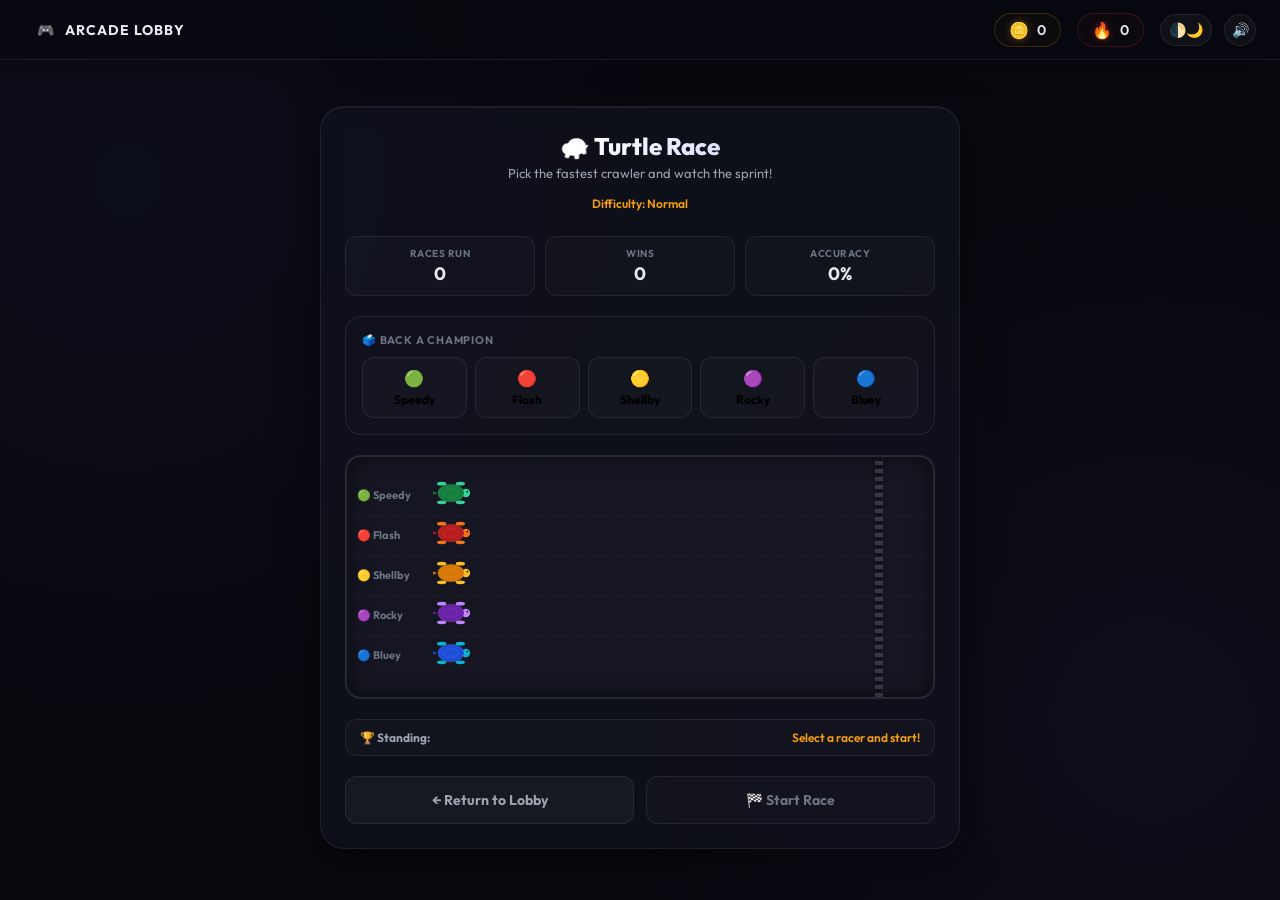
<file: turtle-race.html>
<!DOCTYPE html>
<html lang="en">
<head>
    <meta charset="UTF-8">
    <meta name="viewport" content="width=device-width, initial-scale=1.0">
    <title>🐢 Turtle Race Prediction - Arcade Game Hub</title>
    <link rel="preconnect" href="https://fonts.googleapis.com">
    <link rel="preconnect" href="https://fonts.gstatic.com" crossorigin>
    <link href="https://fonts.googleapis.com/css2?family=Outfit:wght@400;500;600;700;800&display=swap" rel="stylesheet">
    <link rel="stylesheet" href="game-hub.css">
    <style>
        * {
            margin: 0;
            padding: 0;
            box-sizing: border-box;
        }

        body {
            font-family: 'Outfit', sans-serif;
            background-color: var(--bg-dark);
            color: var(--text-primary);
            min-height: 100vh;
            display: flex;
            justify-content: center;
            align-items: center;
            background-image: 
                radial-gradient(circle at 10% 20%, rgba(99, 102, 241, 0.05) 0%, transparent 40%),
                radial-gradient(circle at 90% 80%, rgba(139, 92, 246, 0.05) 0%, transparent 40%);
            overflow-x: hidden;
            padding: 20px;
        }

        .game-wrapper {
            background: var(--bg-panel);
            border: 1px solid var(--border-subtle);
            border-radius: 24px;
            padding: 24px;
            box-shadow: var(--shadow-premium);
            max-width: 640px;
            width: 100%;
            display: flex;
            flex-direction: column;
            gap: 20px;
            backdrop-filter: blur(12px);
            -webkit-backdrop-filter: blur(12px);
        }

        .game-header h2 {
            font-size: 24px;
            font-weight: 800;
            background: linear-gradient(135deg, #ffffff 40%, #a5b4fc 100%);
            -webkit-background-clip: text;
            -webkit-text-fill-color: transparent;
            text-align: center;
        }

        .game-header p {
            color: var(--text-secondary);
            font-size: 13px;
            margin-top: 4px;
            text-align: center;
        }

        .difficulty-indicator {
            font-size: 12px;
            font-weight: 600;
            margin: -5px 0 5px 0;
            text-align: center;
        }

        /* Stats Row */
        .stats-row {
            display: grid;
            grid-template-columns: repeat(3, 1fr);
            gap: 10px;
        }

        .stat-box {
            background: rgba(255, 255, 255, 0.02);
            border: 1px solid var(--border-subtle);
            padding: 10px;
            border-radius: 12px;
            display: flex;
            flex-direction: column;
            align-items: center;
            gap: 2px;
        }

        .stat-label {
            font-size: 10px;
            font-weight: 700;
            color: var(--text-muted);
            text-transform: uppercase;
            letter-spacing: 0.5px;
        }

        .stat-value {
            font-size: 18px;
            font-weight: 700;
            color: var(--text-primary);
        }

        /* Betting Selector Grid */
        .selection-panel {
            background: rgba(255, 255, 255, 0.01);
            border: 1px solid var(--border-subtle);
            border-radius: 16px;
            padding: 16px;
            display: flex;
            flex-direction: column;
            gap: 10px;
        }

        .selection-title {
            font-size: 11px;
            font-weight: 700;
            color: var(--text-muted);
            text-transform: uppercase;
            letter-spacing: 0.8px;
        }

        .bet-buttons {
            display: grid;
            grid-template-columns: repeat(5, 1fr);
            gap: 8px;
        }

        .btn-bet {
            font-family: 'Outfit', sans-serif;
            background: rgba(255, 255, 255, 0.02);
            border: 1px solid var(--border-subtle);
            border-radius: 12px;
            padding: 10px 4px;
            font-weight: 700;
            cursor: pointer;
            transition: all 0.2s ease;
            display: flex;
            flex-direction: column;
            align-items: center;
            gap: 4px;
            font-size: 12px;
        }

        .btn-bet:hover:not(:disabled) {
            background: rgba(255, 255, 255, 0.06);
            border-color: rgba(255, 255, 255, 0.15);
        }

        .btn-bet.selected {
            box-shadow: 0 0 12px var(--color);
            border-color: var(--color);
            color: var(--color);
            background: rgba(255, 255, 255, 0.04);
        }

        .btn-bet:disabled {
            opacity: 0.5;
            cursor: not-allowed;
        }

        /* Racetrack Visual Layout */
        .racetrack-container {
            background: #151622;
            border: 2px solid var(--border-subtle);
            border-radius: 16px;
            padding: 20px 10px;
            display: flex;
            flex-direction: column;
            gap: 16px;
            position: relative;
            box-shadow: inset 0 0 20px rgba(0, 0, 0, 0.6);
            overflow: hidden;
        }

        .finish-line-checker {
            position: absolute;
            top: 0;
            right: 50px;
            bottom: 0;
            width: 8px;
            background-image: 
                repeating-linear-gradient(0deg, #fff, #fff 4px, #000 4px, #000 8px),
                repeating-linear-gradient(0deg, #000, #000 4px, #fff 4px, #fff 8px);
            background-size: 100% 100%;
            opacity: 0.15;
            z-index: 1;
            border-right: 1px dashed rgba(255,255,255,0.3);
        }

        .track-lane {
            display: flex;
            align-items: center;
            position: relative;
            height: 40px;
            border-bottom: 1px dashed rgba(255, 255, 255, 0.05);
            padding-bottom: 4px;
        }

        .track-lane:last-child {
            border-bottom: none;
        }

        .lane-label {
            font-size: 11px;
            font-weight: 700;
            color: var(--text-muted);
            width: 75px;
            text-align: left;
            z-index: 2;
            white-space: nowrap;
        }

        .lane-runway {
            flex: 1;
            position: relative;
            height: 100%;
            margin-right: 50px; /* offset for finish line */
        }

        .turtle-racer {
            position: absolute;
            left: 0%;
            top: 50%;
            transform: translateY(-50%);
            transition: left 0.15s linear;
            z-index: 2;
        }

        .turtle-racer.running {
            animation: wiggler 0.25s linear infinite;
        }

        @keyframes wiggler {
            0% { transform: translateY(-50%) rotate(-3deg); }
            50% { transform: translateY(-50%) rotate(3deg); }
            100% { transform: translateY(-50%) rotate(-3deg); }
        }

        .standing-panel {
            background: rgba(255, 255, 255, 0.02);
            border: 1px solid var(--border-subtle);
            border-radius: 12px;
            padding: 10px 14px;
            font-size: 12px;
            display: flex;
            justify-content: space-between;
            align-items: center;
        }

        .standing-title {
            font-weight: 700;
            color: var(--text-secondary);
        }

        .standing-leaders {
            color: var(--neon-gold);
            font-weight: 600;
        }

        .action-row {
            display: grid;
            grid-template-columns: 1fr 1fr;
            gap: 12px;
        }

        .btn-action {
            font-family: 'Outfit', sans-serif;
            font-weight: 700;
            padding: 14px;
            border-radius: 12px;
            cursor: pointer;
            border: 1px solid transparent;
            transition: all 0.2s ease;
            text-align: center;
            text-decoration: none;
            font-size: 14px;
        }

        .btn-action.start {
            background: linear-gradient(135deg, #10b981 0%, #047857 100%);
            color: white;
            border-color: #34d399;
            box-shadow: 0 4px 12px rgba(16, 185, 129, 0.25);
        }

        .btn-action.start:hover:not(:disabled) {
            transform: translateY(-1px);
            box-shadow: 0 6px 16px rgba(16, 185, 129, 0.35);
        }

        .btn-action:disabled {
            background: rgba(255, 255, 255, 0.02);
            border-color: var(--border-subtle);
            color: var(--text-muted);
            box-shadow: none;
            cursor: not-allowed;
        }

        .btn-action.secondary {
            background: rgba(255, 255, 255, 0.04);
            border-color: var(--border-subtle);
            color: var(--text-secondary);
        }

        .btn-action.secondary:hover {
            background: rgba(255, 255, 255, 0.08);
            color: var(--text-primary);
        }
    </style>
</head>
<body>
    <div class="game-wrapper">
        <div class="game-header">
            <h2>🐢 Turtle Race</h2>
            <p>Pick the fastest crawler and watch the sprint!</p>
        </div>

        <div class="difficulty-indicator" id="difficultyLabel">Difficulty: Normal</div>

        <div class="stats-row">
            <div class="stat-box">
                <span class="stat-label">Races Run</span>
                <span class="stat-value" id="races">0</span>
            </div>
            <div class="stat-box">
                <span class="stat-label">Wins</span>
                <span class="stat-value" id="wins">0</span>
            </div>
            <div class="stat-box">
                <span class="stat-label">Accuracy</span>
                <span class="stat-value highlight" id="accuracy">0%</span>
            </div>
        </div>

        <!-- Selection Panel -->
        <div class="selection-panel">
            <span class="selection-title">🗳️ Back a Champion</span>
            <div class="bet-buttons" id="betGrid">
                <!-- Buttons will be filled in dynamically -->
            </div>
        </div>

        <!-- Racetrack visual -->
        <div class="racetrack-container">
            <div class="finish-line-checker"></div>
            <div id="lanesContainer">
                <!-- Lanes will be generated dynamically -->
            </div>
        </div>

        <!-- Standings Info -->
        <div class="standing-panel">
            <span class="standing-title">🏆 Standing:</span>
            <span class="standing-leaders" id="liveStandings">Select a racer and start!</span>
        </div>

        <div class="action-row">
            <a class="btn-action secondary" href="index.html">← Return to Lobby</a>
            <button class="btn-action start" id="raceBtn" onclick="startRace()" disabled>🏁 Start Race</button>
        </div>
    </div>

    <!-- Game Over Payout Modal -->
    <div class="hub-modal-overlay" id="raceResultModal">
        <div class="hub-modal-box">
            <div class="hub-modal-icon" id="modalResultIcon">🏆🐢</div>
            <h3 class="hub-modal-title" id="modalResultTitle">Race Finished!</h3>
            <p class="hub-modal-desc" id="modalResultDesc">A turtle crossed the checkered line first.</p>
            
            <div class="hub-modal-stats">
                <div class="hub-modal-stat">
                    <span class="hub-modal-stat-label">Winner</span>
                    <span class="hub-modal-stat-value" id="modalWinnerName" style="color: var(--neon-blue);">Speedy</span>
                </div>
                <div class="hub-modal-stat">
                    <span class="hub-modal-stat-label">Coins Earned</span>
                    <span class="hub-modal-stat-value gold" id="modalCoins">0</span>
                </div>
            </div>

            <div class="hub-modal-buttons">
                <button class="hub-btn hub-btn-secondary" onclick="location.href='index.html'">Lobby</button>
                <button class="hub-btn hub-btn-primary" onclick="closeResultModal(); resetTrack();">New Race</button>
            </div>
        </div>
    </div>

    <!-- Include Game Hub central script -->
    <script src="game-hub.js"></script>
    <script>
        // Racer Metadata
        const TURTLES = {
            speedy: { id: 'speedy', name: 'Speedy', emoji: '🟢', color: '#10b981', shell: '#15803d', head: '#34d399' },
            flash: { id: 'flash', name: 'Flash', emoji: '🔴', color: '#ef4444', shell: '#b91c1c', head: '#f97316' },
            shellby: { id: 'shellby', name: 'Shellby', emoji: '🟡', color: '#f59e0b', shell: '#d97706', head: '#fbbf24' },
            rocky: { id: 'rocky', name: 'Rocky', emoji: '🟣', color: '#8b5cf6', shell: '#6b21a8', head: '#c084fc' },
            bluey: { id: 'bluey', name: 'Bluey', emoji: '🔵', color: '#3b82f6', shell: '#1d4ed8', head: '#06b6d4' }
        };

        // Read difficulty configuration
        const difficulty = window.gameHub.getDifficulty();
        document.getElementById('difficultyLabel').textContent = `Difficulty: ${difficulty.charAt(0).toUpperCase() + difficulty.slice(1)}`;
        if (difficulty === 'easy') {
            document.getElementById('difficultyLabel').style.color = 'var(--neon-green)';
        } else if (difficulty === 'hard') {
            document.getElementById('difficultyLabel').style.color = 'var(--neon-red)';
        } else {
            document.getElementById('difficultyLabel').style.color = 'var(--neon-gold)';
        }

        const DIFFICULTY_REWARDS = {
            easy: { baseCoins: 20, playerMultiplier: 1.15 },  // Boost player turtle by 15%
            normal: { baseCoins: 40, playerMultiplier: 1.0 },  // No speed changes
            hard: { baseCoins: 80, playerMultiplier: 0.85 }   // Nerf player turtle by 15%
        };
        const config = DIFFICULTY_REWARDS[difficulty];

        let selectedRacer = null;
        let raceInProgress = false;
        let stats = { races: 0, wins: 0 };

        // Render Selector Buttons
        function renderSelectionGrid() {
            const betGrid = document.getElementById('betGrid');
            betGrid.innerHTML = '';
            
            Object.values(TURTLES).forEach(turtle => {
                const btn = document.createElement('button');
                btn.className = 'btn-bet';
                btn.style.setProperty('--color', turtle.color);
                btn.innerHTML = `<span style="font-size:16px;">${turtle.emoji}</span><span>${turtle.name}</span>`;
                btn.dataset.id = turtle.id;
                btn.addEventListener('click', () => chooseRacer(turtle.id));
                betGrid.appendChild(btn);
            });
        }

        function generateTurtleSVG(turtle) {
            return `
                <svg class="turtle-sprite" viewBox="0 0 40 30" width="38" height="28">
                    <!-- Flippers -->
                    <ellipse cx="10" cy="5" rx="5" ry="2" fill="${turtle.head}" />
                    <ellipse cx="30" cy="5" rx="5" ry="2" fill="${turtle.head}" />
                    <ellipse cx="10" cy="25" rx="5" ry="2" fill="${turtle.head}" />
                    <ellipse cx="30" cy="25" rx="5" ry="2" fill="${turtle.head}" />
                    <!-- Tail -->
                    <polygon points="5,15 1,13 1,17" fill="${turtle.shell}" />
                    <!-- Head -->
                    <circle cx="36" cy="15" r="4.5" fill="${turtle.head}" />
                    <circle cx="37.5" cy="13.5" r="0.9" fill="#000" /> <!-- Eye -->
                    <!-- Shell -->
                    <ellipse cx="20" cy="15" rx="14" ry="9.5" fill="${turtle.shell}" stroke="rgba(255,255,255,0.1)" stroke-width="1" />
                    <ellipse cx="20" cy="15" rx="8" ry="4.5" fill="none" stroke="rgba(255,255,255,0.08)" stroke-width="1" />
                </svg>
            `;
        }

        // Render Lanes
        function renderLanes() {
            const lanesContainer = document.getElementById('lanesContainer');
            lanesContainer.innerHTML = '';
            
            Object.values(TURTLES).forEach(turtle => {
                const lane = document.createElement('div');
                lane.className = 'track-lane';
                lane.innerHTML = `
                    <div class="lane-label">${turtle.emoji} ${turtle.name}</div>
                    <div class="lane-runway">
                        <div class="turtle-racer" id="${turtle.id}-racer" style="left: 0%;">
                            ${generateTurtleSVG(turtle)}
                        </div>
                    </div>
                `;
                lanesContainer.appendChild(lane);
            });
        }

        function chooseRacer(racerId) {
            if (raceInProgress) return;
            window.gameHub.playClick();
            selectedRacer = racerId;
            
            document.querySelectorAll('.btn-bet').forEach(btn => {
                btn.classList.remove('selected');
                if (btn.dataset.id === racerId) {
                    btn.classList.add('selected');
                }
            });
            
            document.getElementById('raceBtn').disabled = false;
        }

        function startRace() {
            if (!selectedRacer || raceInProgress) return;
            
            raceInProgress = true;
            stats.races++;
            document.getElementById('races').textContent = stats.races;
            
            // Disable all bet buttons and start trigger
            document.querySelectorAll('.btn-bet').forEach(btn => btn.disabled = true);
            document.getElementById('raceBtn').disabled = true;

            // Wiggle wiggling animations for wiggles
            Object.values(TURTLES).forEach(t => {
                document.getElementById(`${t.id}-racer`).classList.add('running');
            });

            // Start synthesized sound loop beeps
            window.gameHub.playTone(800, 0.15, 'triangle', 0.1); // race gun
            
            const positions = { speedy: 0, flash: 0, shellby: 0, rocky: 0, bluey: 0 };
            
            const raceTimer = setInterval(() => {
                // Compute speeds
                Object.keys(positions).forEach(id => {
                    let baseStep = 0.5 + Math.random() * 1.5;
                    
                    // Boost logic (different turtles get spikes)
                    if (Math.random() < 0.10) {
                        baseStep += 1.2 + Math.random() * 1.8;
                    }
                    
                    // Difficulty modifiers for player turtle
                    if (id === selectedRacer) {
                        baseStep *= config.playerMultiplier;
                    }
                    
                    positions[id] += baseStep;
                    
                    // Limit positions
                    if (positions[id] > 100) positions[id] = 100;
                    
                    // Update layout
                    document.getElementById(`${id}-racer`).style.left = positions[id] + '%';
                });

                // Update scoreboard standing readout
                const sorted = Object.keys(positions).sort((a,b) => positions[b] - positions[a]);
                const first = TURTLES[sorted[0]];
                const second = TURTLES[sorted[1]];
                document.getElementById('liveStandings').textContent = `1st: ${first.emoji} ${first.name} | 2nd: ${second.emoji} ${second.name}`;

                // Check winner
                const winner = sorted.find(id => positions[id] >= 100);
                if (winner) {
                    clearInterval(raceTimer);
                    finishRace(winner);
                }
            }, 60);
        }

        function finishRace(winnerId) {
            // Stop crawling wiggles
            Object.values(TURTLES).forEach(t => {
                document.getElementById(`${t.id}-racer`).classList.remove('running');
            });

            const won = winnerId === selectedRacer;
            const winner = TURTLES[winnerId];
            
            let coinsEarned = 0;
            if (won) {
                stats.wins++;
                coinsEarned = config.baseCoins;
                window.gameHub.recordWin('turtle', coinsEarned);
            } else {
                window.gameHub.recordLoss();
                window.gameHub.playTone(200, 0.4, 'sawtooth', 0.12);
            }

            // Update stats displays
            document.getElementById('wins').textContent = stats.wins;
            document.getElementById('accuracy').textContent = Math.round((stats.wins / stats.races) * 100) + '%';

            // Show Game Over modal layout
            document.getElementById('modalWinnerName').textContent = `${winner.emoji} ${winner.name}`;
            document.getElementById('modalWinnerName').style.color = winner.color;
            document.getElementById('modalCoins').textContent = coinsEarned;
            
            const descEl = document.getElementById('modalResultDesc');
            if (won) {
                document.getElementById('modalResultTitle').textContent = 'Prediction Success!';
                document.getElementById('modalResultIcon').textContent = '🏆🐢💰';
                descEl.textContent = `Excellent eye! You correctly backed ${winner.name} to win the race on ${difficulty} difficulty!`;
            } else {
                document.getElementById('modalResultTitle').textContent = 'Race Finished!';
                document.getElementById('modalResultIcon').textContent = '🐢💨';
                descEl.textContent = `You predicted ${TURTLES[selectedRacer].name}, but the winner was ${winner.name}. Better luck next time!`;
            }

            setTimeout(() => {
                document.getElementById('raceResultModal').classList.add('active');
            }, 600);
        }

        function closeResultModal() {
            document.getElementById('raceResultModal').classList.remove('active');
        }

        function resetTrack() {
            selectedRacer = null;
            raceInProgress = false;
            
            document.getElementById('liveStandings').textContent = 'Select a racer and start!';
            document.getElementById('raceBtn').disabled = true;
            
            document.querySelectorAll('.btn-bet').forEach(btn => {
                btn.disabled = false;
                btn.classList.remove('selected');
            });
            
            Object.keys(TURTLES).forEach(id => {
                document.getElementById(`${id}-racer`).style.left = '0%';
                document.getElementById(`${id}-racer`).classList.remove('running');
            });
        }

        // Initialize board
        function initGame() {
            renderSelectionGrid();
            renderLanes();
        }

        if (document.readyState === 'loading') {
            document.addEventListener('DOMContentLoaded', initGame);
        } else {
            initGame();
        }
    </script>
</body>
</html>
</file>
<file: game-hub.css>
/* ============================================================================
   GAME HUB GLOBAL STYLING (game-hub.css)
   ============================================================================ */

:root {
    --bg-dark: #08090f;
    --bg-panel: rgba(17, 19, 31, 0.65);
    --bg-raised: rgba(30, 33, 50, 0.85);
    --border-subtle: rgba(255, 255, 255, 0.08);
    --border-active: rgba(102, 126, 234, 0.4);
    
    --text-primary: #e8eaf0;
    --text-secondary: #9ca3af;
    --text-muted: #6b7280;
    
    --neon-blue: #3b82f6;
    --neon-purple: #8b5cf6;
    --neon-green: #10b981;
    --neon-red: #ef4444;
    --neon-gold: #f59e0b;
    
    --font-sans: 'Outfit', 'Inter', system-ui, -apple-system, sans-serif;
    --shadow-premium: 0 12px 40px rgba(0, 0, 0, 0.5), inset 0 1px 0 rgba(255, 255, 255, 0.05);
}

/* Light Theme Variables Override */
body.light-theme {
    --bg-dark: #f3f4f6;
    --bg-panel: rgba(255, 255, 255, 0.85);
    --bg-raised: #ffffff;
    --border-subtle: rgba(0, 0, 0, 0.08);
    --border-active: rgba(99, 102, 241, 0.4);
    
    --text-primary: #1f2937;
    --text-secondary: #4b5563;
    --text-muted: #9ca3af;
    
    --shadow-premium: 0 12px 40px rgba(0, 0, 0, 0.06), inset 0 1px 0 rgba(255, 255, 255, 0.9);
}

/* Centralized Header */
.hub-header {
    position: fixed;
    top: 0;
    left: 0;
    right: 0;
    height: 60px;
    background: rgba(8, 9, 15, 0.8);
    backdrop-filter: blur(16px);
    -webkit-backdrop-filter: blur(16px);
    border-bottom: 1px solid var(--border-subtle);
    display: flex;
    justify-content: space-between;
    align-items: center;
    padding: 0 24px;
    z-index: 99999;
    font-family: var(--font-sans);
    color: var(--text-primary);
    box-shadow: 0 4px 30px rgba(0, 0, 0, 0.3);
    transition: background-color 0.3s ease, border-color 0.3s ease;
}

body.light-theme .hub-header {
    background: rgba(255, 255, 255, 0.8);
    box-shadow: 0 4px 30px rgba(0, 0, 0, 0.04);
}

.hub-logo {
    display: flex;
    align-items: center;
    gap: 10px;
    text-decoration: none;
    color: var(--text-primary);
    font-weight: 700;
    letter-spacing: 1px;
    font-size: 14px;
    transition: all 0.2s ease;
    padding: 6px 12px;
    border-radius: 8px;
    border: 1px solid transparent;
}

.hub-logo:hover {
    background: rgba(255, 255, 255, 0.05);
    border-color: rgba(255, 255, 255, 0.1);
    transform: translateY(-1px);
}

body.light-theme .hub-logo:hover {
    background: rgba(0, 0, 0, 0.03);
    border-color: rgba(0, 0, 0, 0.08);
}

.hub-stats {
    display: flex;
    align-items: center;
    gap: 16px;
}

.hub-stat-item {
    display: flex;
    align-items: center;
    gap: 8px;
    background: rgba(255, 255, 255, 0.04);
    border: 1px solid var(--border-subtle);
    padding: 6px 14px;
    border-radius: 20px;
    font-size: 14px;
    font-weight: 600;
    position: relative;
    transition: background-color 0.3s ease, border-color 0.3s ease;
}

body.light-theme .hub-stat-item {
    background: rgba(0, 0, 0, 0.03);
}

.coin-item {
    border-color: rgba(245, 158, 11, 0.2);
    background: rgba(245, 158, 11, 0.02);
}

.coin-item.payout {
    animation: coinBounce 0.4s ease-out;
}

.coin-icon {
    font-size: 16px;
    filter: drop-shadow(0 0 4px rgba(245, 158, 11, 0.4));
}

.streak-item {
    border-color: rgba(239, 68, 68, 0.2);
    background: rgba(239, 68, 68, 0.02);
}

.streak-icon {
    font-size: 16px;
    filter: drop-shadow(0 0 4px rgba(239, 68, 68, 0.4));
}

.hub-audio-toggle {
    background: rgba(255, 255, 255, 0.04);
    border: 1px solid var(--border-subtle);
    color: var(--text-primary);
    cursor: pointer;
    width: 32px;
    height: 32px;
    border-radius: 50%;
    display: flex;
    align-items: center;
    justify-content: center;
    font-size: 14px;
    transition: all 0.2s ease;
}

.hub-audio-toggle:hover {
    background: rgba(255, 255, 255, 0.1);
    transform: scale(1.05);
}

body.light-theme .hub-audio-toggle:hover {
    background: rgba(0, 0, 0, 0.05);
}

.hub-audio-toggle.muted {
    border-color: rgba(239, 68, 68, 0.3);
    background: rgba(239, 68, 68, 0.05);
}

/* Floating Coin Text Animation */
.coin-float-container {
    position: absolute;
    top: -20px;
    right: 10px;
    pointer-events: none;
}

.coin-float-text {
    position: absolute;
    font-family: var(--font-sans);
    font-weight: 700;
    font-size: 16px;
    color: #fbcfe8;
    text-shadow: 0 0 8px #f472b6, 0 0 16px var(--neon-gold);
    animation: coinFloatUp 1.2s cubic-bezier(0.25, 1, 0.5, 1) forwards;
    white-space: nowrap;
}

@keyframes coinFloatUp {
    0% {
        opacity: 0;
        transform: translateY(12px) scale(0.8);
    }
    15% {
        opacity: 1;
        transform: translateY(0) scale(1.1);
    }
    30% {
        transform: translateY(-2px) scale(1);
    }
    85% {
        opacity: 1;
    }
    100% {
        opacity: 0;
        transform: translateY(-28px) scale(0.95);
    }
}

@keyframes coinBounce {
    0% { transform: scale(1); }
    50% { transform: scale(1.15); box-shadow: 0 0 15px rgba(245, 158, 11, 0.2); }
    100% { transform: scale(1); }
}

/* Production-Ready Game Over Modal */
.hub-modal-overlay {
    position: fixed;
    top: 0;
    left: 0;
    right: 0;
    bottom: 0;
    background: rgba(7, 8, 12, 0.85);
    backdrop-filter: blur(8px);
    -webkit-backdrop-filter: blur(8px);
    display: flex;
    align-items: center;
    justify-content: center;
    z-index: 999999;
    opacity: 0;
    pointer-events: none;
    transition: opacity 0.3s ease;
    font-family: var(--font-sans);
}

body.light-theme .hub-modal-overlay {
    background: rgba(243, 244, 246, 0.7);
}

.hub-modal-overlay.active {
    opacity: 1;
    pointer-events: auto;
}

.hub-modal-box {
    background: var(--bg-panel);
    border: 1px solid var(--border-active);
    box-shadow: var(--shadow-premium), 0 0 40px rgba(102, 126, 234, 0.15);
    border-radius: 20px;
    width: 90%;
    max-width: 440px;
    padding: 32px;
    text-align: center;
    color: var(--text-primary);
    transform: translateY(20px) scale(0.95);
    transition: transform 0.3s cubic-bezier(0.34, 1.56, 0.64, 1), background-color 0.3s ease, border-color 0.3s ease;
}

body.light-theme .hub-modal-box {
    background: #ffffff;
    border-color: #e5e7eb;
    color: #1f2937;
    box-shadow: 0 20px 50px rgba(0,0,0,0.08);
}

.hub-modal-overlay.active .hub-modal-box {
    transform: translateY(0) scale(1);
}

.hub-modal-icon {
    font-size: 54px;
    margin-bottom: 16px;
    filter: drop-shadow(0 0 10px rgba(255, 255, 255, 0.15));
}

body.light-theme .hub-modal-icon {
    filter: drop-shadow(0 0 6px rgba(0, 0, 0, 0.15));
}

.hub-modal-title {
    font-size: 26px;
    font-weight: 700;
    margin-bottom: 8px;
    letter-spacing: 0.5px;
    background: linear-gradient(135deg, var(--text-primary) 40%, var(--neon-blue) 100%);
    -webkit-background-clip: text;
    -webkit-text-fill-color: transparent;
}

.hub-modal-desc {
    font-size: 14px;
    color: var(--text-secondary);
    line-height: 1.6;
    margin-bottom: 24px;
}

.hub-modal-stats {
    display: grid;
    grid-template-columns: repeat(2, 1fr);
    gap: 12px;
    margin-bottom: 24px;
}

.hub-modal-stat {
    background: rgba(255, 255, 255, 0.03);
    border: 1px solid var(--border-subtle);
    border-radius: 12px;
    padding: 12px;
    transition: background-color 0.3s ease, border-color 0.3s ease;
}

body.light-theme .hub-modal-stat {
    background: #f9fafb;
    border-color: #e5e7eb;
}

.hub-modal-stat-label {
    display: block;
    font-size: 11px;
    text-transform: uppercase;
    color: var(--text-muted);
    font-weight: 700;
    letter-spacing: 1px;
    margin-bottom: 4px;
}

.hub-modal-stat-value {
    font-size: 20px;
    font-weight: 700;
    color: var(--text-primary);
}

.hub-modal-stat-value.gold {
    color: var(--neon-gold);
    text-shadow: 0 0 8px rgba(245, 158, 11, 0.3);
}

.hub-modal-buttons {
    display: flex;
    gap: 12px;
    justify-content: center;
}

.hub-btn {
    font-family: var(--font-sans);
    font-size: 14px;
    font-weight: 600;
    padding: 12px 24px;
    border-radius: 10px;
    cursor: pointer;
    border: 1px solid transparent;
    transition: all 0.2s ease;
    display: flex;
    align-items: center;
    justify-content: center;
    gap: 8px;
    flex: 1;
}

.hub-btn-primary {
    background: linear-gradient(135deg, #4f46e5 0%, #3730a3 100%);
    color: white;
    border-color: #6366f1;
    box-shadow: 0 4px 15px rgba(99, 102, 241, 0.3);
}

.hub-btn-primary:hover {
    transform: translateY(-1px);
    box-shadow: 0 6px 20px rgba(99, 102, 241, 0.4);
}

.hub-btn-secondary {
    background: rgba(255, 255, 255, 0.05);
    color: var(--text-primary);
    border-color: var(--border-subtle);
}

body.light-theme .hub-btn-secondary {
    background: #f3f4f6;
    color: #4b5563;
    border-color: #e5e7eb;
}

.hub-btn-secondary:hover {
    background: rgba(255, 255, 255, 0.1);
    transform: translateY(-1px);
}

body.light-theme .hub-btn-secondary:hover {
    background: #e5e7eb;
    color: #1f2937;
}

/* Responsive adjustment */
@media (max-width: 480px) {
    .hub-header {
        padding: 0 16px;
    }
    .hub-logo .logo-text {
        display: none;
    }
}
</file>
